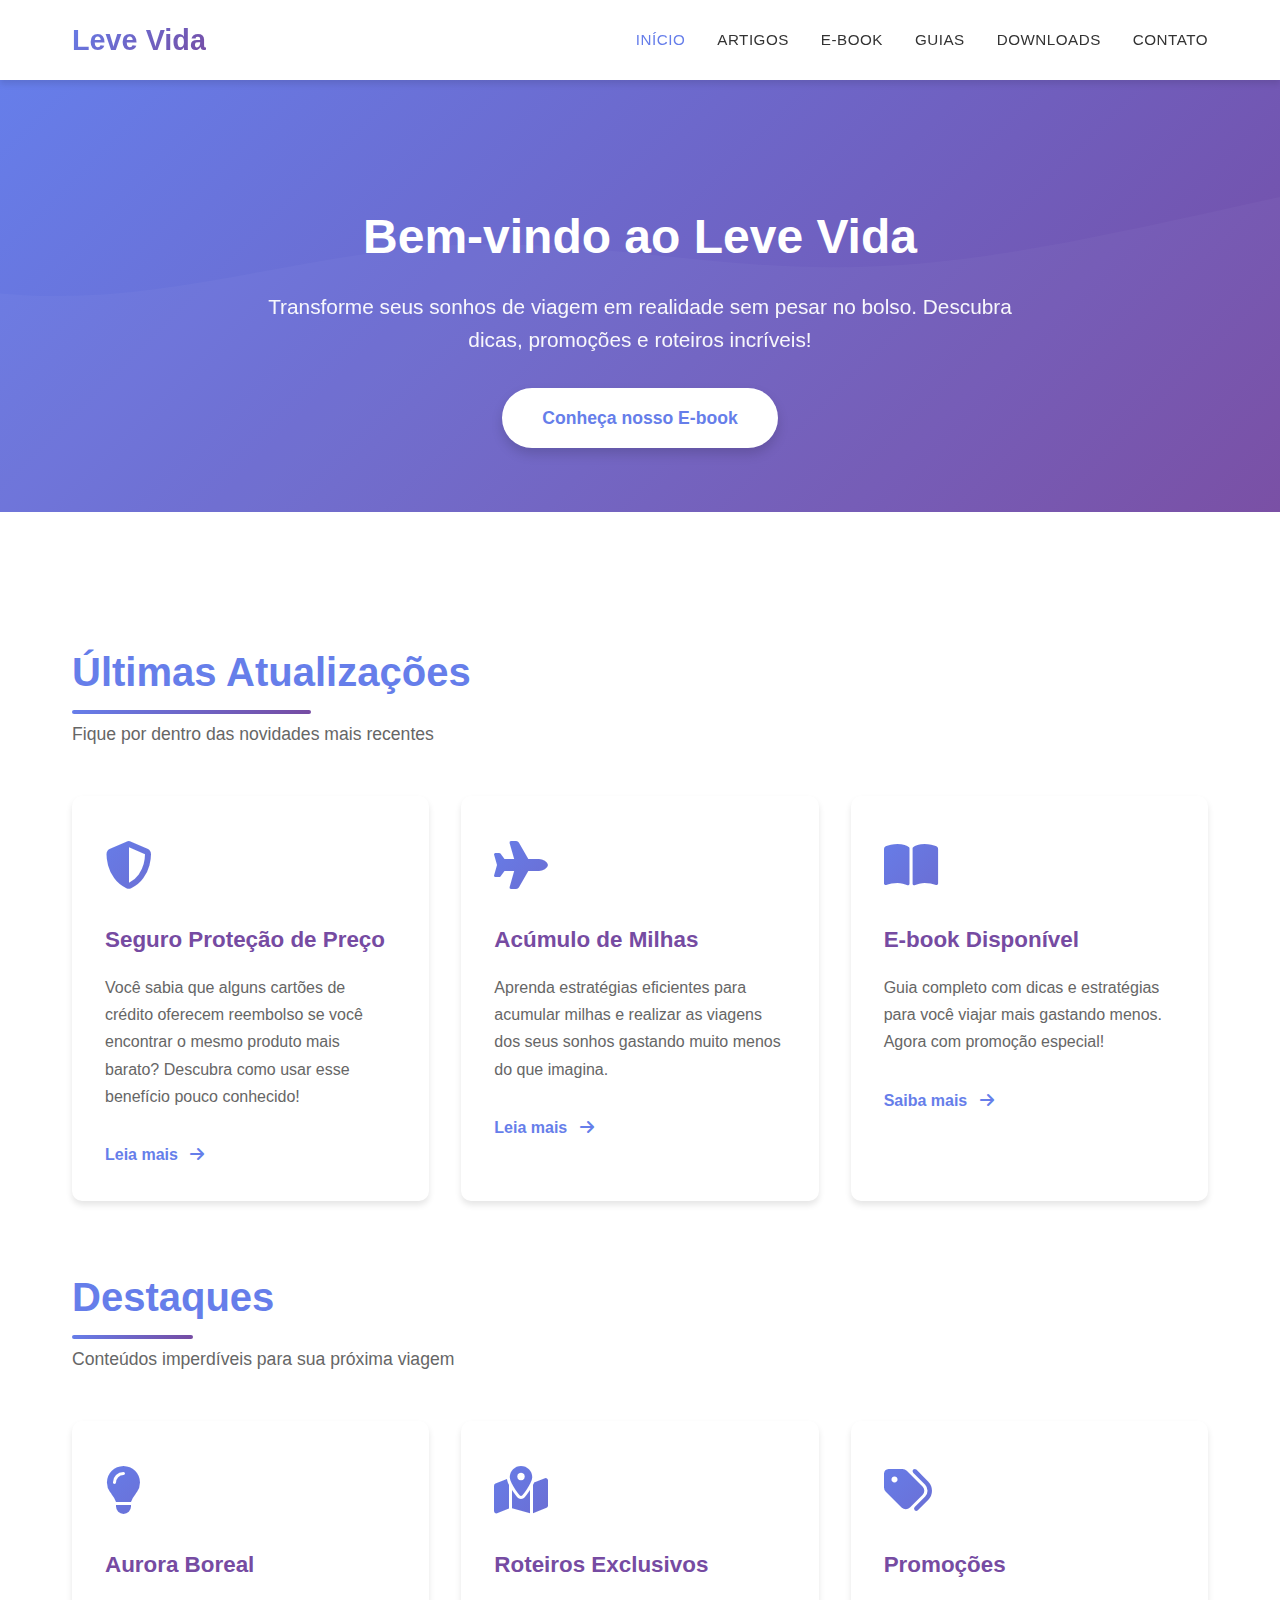
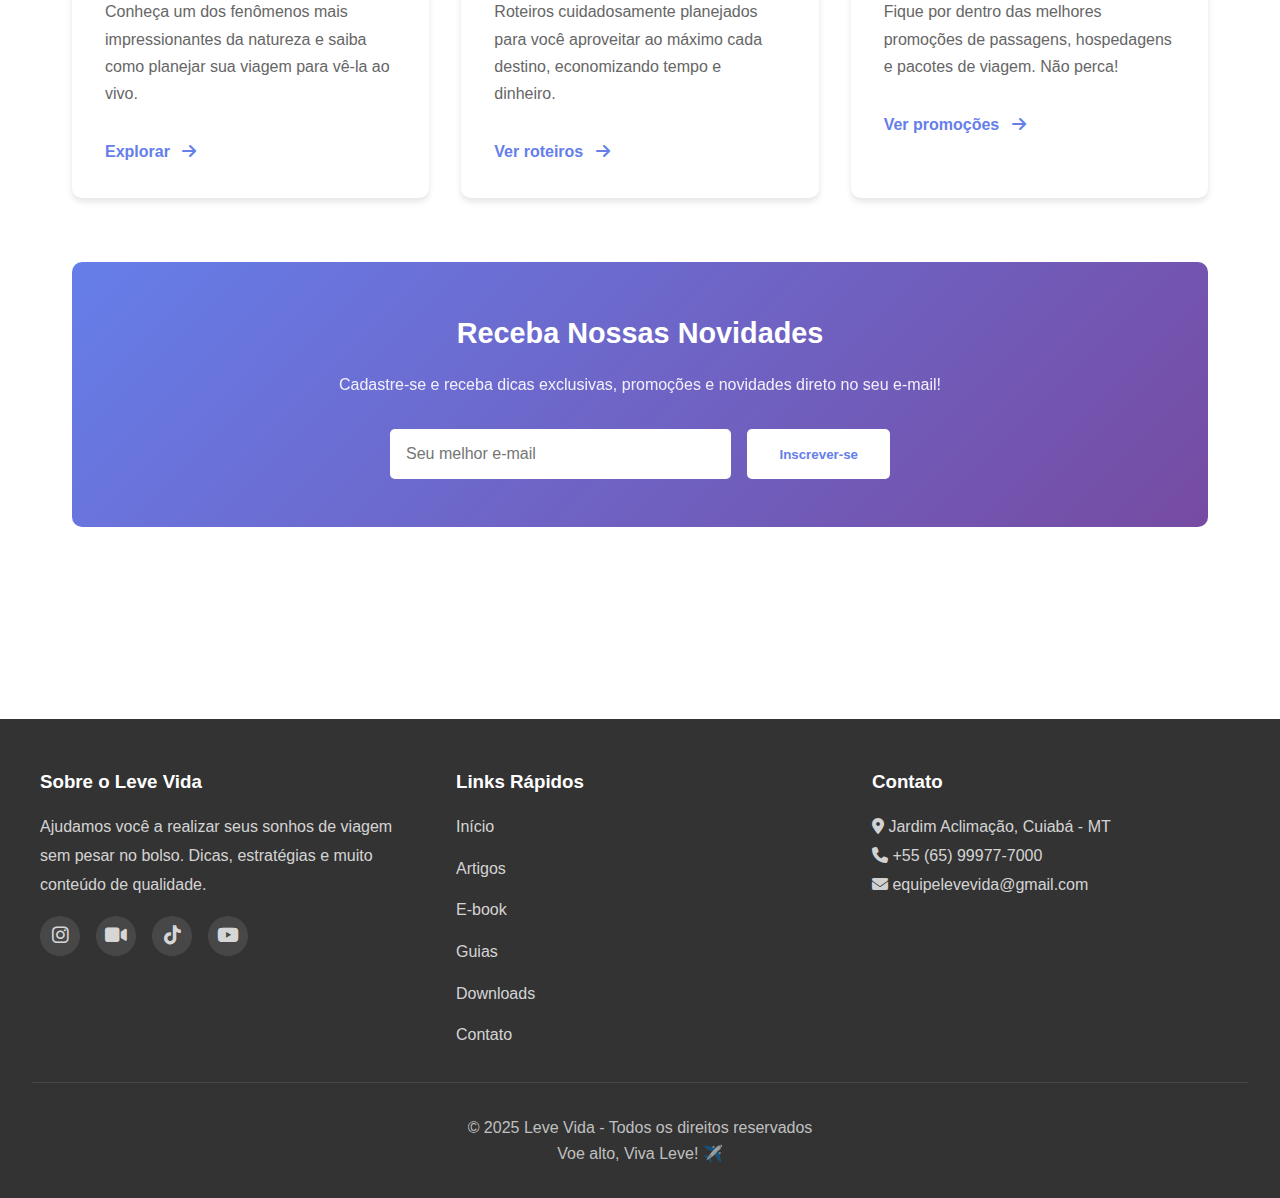
<file: levevida-site/index.html>
<!DOCTYPE html>
<html lang="pt-BR">
<head>
    <!-- ============================================
         META TAGS E CONFIGURAÇÕES BÁSICAS
         ============================================ -->
    <meta charset="UTF-8">
    <meta name="viewport" content="width=device-width, initial-scale=1.0">
    <meta http-equiv="X-UA-Compatible" content="IE=edge">
    
    <!-- SEO Meta Tags -->
    <meta name="description" content="Leve Vida - Transforme seus sonhos de viagem em realidade sem pesar no bolso. Descubra dicas, promoções e roteiros incríveis para viajar mais gastando menos.">
    <meta name="keywords" content="viagens, turismo, milhas, promoções, dicas de viagem, economia, roteiros, passagens aéreas">
    <meta name="author" content="Leve Vida">
    <meta name="robots" content="index, follow">
    
    <!-- Open Graph Meta Tags (Para redes sociais) -->
    <meta property="og:title" content="Leve Vida - Voe alto, Viva Leve!">
    <meta property="og:description" content="Transforme seus sonhos de viagem em realidade sem pesar no bolso.">
    <meta property="og:type" content="website">
    <meta property="og:url" content="https://levevida.blog.br">
    
    <title>Leve Vida - Voe alto, Viva Leve! | Viagens Acessíveis</title>
    
    <!-- Favicon (você pode substituir por seu próprio) -->
    <link rel="icon" type="image/x-icon" href="assets/images/favicon.ico">
    
    <!-- Font Awesome Icons -->
    <link rel="stylesheet" href="https://cdnjs.cloudflare.com/ajax/libs/font-awesome/6.4.0/css/all.min.css">
    
    <!-- CSS Principal -->
    <link rel="stylesheet" href="assets/css/style.css">
</head>
<body>
    <!-- ============================================
         HEADER E NAVEGAÇÃO
         ============================================ -->
    <header class="header">
        <div class="header-container">
            <!-- Logo -->
            <div class="logo">
                <a href="index.html" class="logo-text">Leve Vida</a>
            </div>
            
            <!-- Menu de Navegação -->
            <nav>
                <ul class="nav-menu">
                    <li><a href="index.html" class="nav-link active">INÍCIO</a></li>
                    <li><a href="artigos.html" class="nav-link">ARTIGOS</a></li>
                    <li><a href="e-book.html" class="nav-link">E-BOOK</a></li>
                    <li><a href="guias.html" class="nav-link">GUIAS</a></li>
                    <li><a href="downloads.html" class="nav-link">DOWNLOADS</a></li>
                    <li><a href="contato.html" class="nav-link">CONTATO</a></li>
                </ul>
            </nav>
            
            <!-- Botão Hamburger (Mobile) -->
            <div class="hamburger">
                <span></span>
                <span></span>
                <span></span>
            </div>
        </div>
    </header>
    
    <!-- ============================================
         HERO SECTION
         ============================================ -->
    <section class="hero">
        <div class="hero-content">
            <h1>Bem-vindo ao Leve Vida</h1>
            <p>Transforme seus sonhos de viagem em realidade sem pesar no bolso. Descubra dicas, promoções e roteiros incríveis!</p>
            <a href="e-book.html" class="hero-cta">Conheça nosso E-book</a>
        </div>
    </section>
    
    <!-- ============================================
         CONTAINER PRINCIPAL
         ============================================ -->
    <div class="container">
        
        <!-- ============================================
             ÚLTIMAS ATUALIZAÇÕES
             ============================================ -->
        <section id="ultimas-atualizacoes">
            <h2 class="section-title">Últimas Atualizações</h2>
            <p class="section-subtitle">Fique por dentro das novidades mais recentes</p>
            
            <div class="cards-grid">
                <!-- Card 1 -->
                <article class="card">
                    <div class="card-icon">
                        <i class="fas fa-shield-alt"></i>
                    </div>
                    <h3 class="card-title">Seguro Proteção de Preço</h3>
                    <p class="card-description">
                        Você sabia que alguns cartões de crédito oferecem reembolso se você encontrar o mesmo produto mais barato? 
                        Descubra como usar esse benefício pouco conhecido!
                    </p>
                    <a href="artigos.html" class="card-link">
                        Leia mais <i class="fas fa-arrow-right"></i>
                    </a>
                </article>
                
                <!-- Card 2 -->
                <article class="card">
                    <div class="card-icon">
                        <i class="fas fa-plane"></i>
                    </div>
                    <h3 class="card-title">Acúmulo de Milhas</h3>
                    <p class="card-description">
                        Aprenda estratégias eficientes para acumular milhas e realizar as viagens dos seus sonhos 
                        gastando muito menos do que imagina.
                    </p>
                    <a href="artigos.html" class="card-link">
                        Leia mais <i class="fas fa-arrow-right"></i>
                    </a>
                </article>
                
                <!-- Card 3 -->
                <article class="card">
                    <div class="card-icon">
                        <i class="fas fa-book-open"></i>
                    </div>
                    <h3 class="card-title">E-book Disponível</h3>
                    <p class="card-description">
                        Guia completo com dicas e estratégias para você viajar mais gastando menos. 
                        Agora com promoção especial!
                    </p>
                    <a href="e-book.html" class="card-link">
                        Saiba mais <i class="fas fa-arrow-right"></i>
                    </a>
                </article>
            </div>
        </section>
        
        <!-- ============================================
             DESTAQUES
             ============================================ -->
        <section id="destaques" class="mt-3">
            <h2 class="section-title">Destaques</h2>
            <p class="section-subtitle">Conteúdos imperdíveis para sua próxima viagem</p>
            
            <div class="cards-grid">
                <!-- Card 1 -->
                <article class="card">
                    <div class="card-icon">
                        <i class="fas fa-lightbulb"></i>
                    </div>
                    <h3 class="card-title">Aurora Boreal</h3>
                    <p class="card-description">
                        Conheça um dos fenômenos mais impressionantes da natureza e saiba como planejar 
                        sua viagem para vê-la ao vivo.
                    </p>
                    <a href="artigos.html" class="card-link">
                        Explorar <i class="fas fa-arrow-right"></i>
                    </a>
                </article>
                
                <!-- Card 2 -->
                <article class="card">
                    <div class="card-icon">
                        <i class="fas fa-map-marked-alt"></i>
                    </div>
                    <h3 class="card-title">Roteiros Exclusivos</h3>
                    <p class="card-description">
                        Roteiros cuidadosamente planejados para você aproveitar ao máximo cada destino, 
                        economizando tempo e dinheiro.
                    </p>
                    <a href="guias.html" class="card-link">
                        Ver roteiros <i class="fas fa-arrow-right"></i>
                    </a>
                </article>
                
                <!-- Card 3 -->
                <article class="card">
                    <div class="card-icon">
                        <i class="fas fa-tags"></i>
                    </div>
                    <h3 class="card-title">Promoções</h3>
                    <p class="card-description">
                        Fique por dentro das melhores promoções de passagens, hospedagens e pacotes de viagem. 
                        Não perca!
                    </p>
                    <a href="artigos.html" class="card-link">
                        Ver promoções <i class="fas fa-arrow-right"></i>
                    </a>
                </article>
            </div>
        </section>
        
        <!-- ============================================
             NEWSLETTER
             ============================================ -->
        <section id="newsletter" class="mt-3">
            <div class="newsletter">
                <h3>Receba Nossas Novidades</h3>
                <p>Cadastre-se e receba dicas exclusivas, promoções e novidades direto no seu e-mail!</p>
                <form id="newsletter-form" class="newsletter-form">
                    <input 
                        type="email" 
                        id="newsletter-email" 
                        class="newsletter-input" 
                        placeholder="Seu melhor e-mail"
                        required
                    >
                    <button type="submit" class="newsletter-btn">Inscrever-se</button>
                </form>
            </div>
        </section>
        
    </div>
    
    <!-- ============================================
         FOOTER
         ============================================ -->
    <footer class="footer">
        <div class="footer-container">
            <!-- Sobre -->
            <div class="footer-section">
                <h3>Sobre o Leve Vida</h3>
                <p>
                    Ajudamos você a realizar seus sonhos de viagem sem pesar no bolso. 
                    Dicas, estratégias e muito conteúdo de qualidade.
                </p>
                <div class="social-media">
                    <a href="#" class="social-link" title="Instagram" aria-label="Instagram">
                        <i class="fab fa-instagram"></i>
                    </a>
                    <a href="#" class="social-link" title="Kwai" aria-label="Kwai">
                        <i class="fas fa-video"></i>
                    </a>
                    <a href="#" class="social-link" title="TikTok" aria-label="TikTok">
                        <i class="fab fa-tiktok"></i>
                    </a>
                    <a href="#" class="social-link" title="YouTube" aria-label="YouTube">
                        <i class="fab fa-youtube"></i>
                    </a>
                </div>
            </div>
            
            <!-- Links Rápidos -->
            <div class="footer-section">
                <h3>Links Rápidos</h3>
                <div class="footer-links">
                    <a href="index.html">Início</a>
                    <a href="artigos.html">Artigos</a>
                    <a href="e-book.html">E-book</a>
                    <a href="guias.html">Guias</a>
                    <a href="downloads.html">Downloads</a>
                    <a href="contato.html">Contato</a>
                </div>
            </div>
            
            <!-- Contato -->
            <div class="footer-section">
                <h3>Contato</h3>
                <p><i class="fas fa-map-marker-alt"></i> Jardim Aclimação, Cuiabá - MT</p>
                <p><i class="fas fa-phone"></i> +55 (65) 99977-7000</p>
                <p><i class="fas fa-envelope"></i> equipelevevida@gmail.com</p>
            </div>
        </div>
        
        <!-- Copyright -->
        <div class="footer-bottom">
            <p>&copy; 2025 Leve Vida - Todos os direitos reservados</p>
            <p>Voe alto, Viva Leve! ✈️</p>
        </div>
    </footer>
    
    <!-- ============================================
         JAVASCRIPT
         ============================================ -->
    <script src="assets/js/script.js"></script>
</body>
</html>
</file>
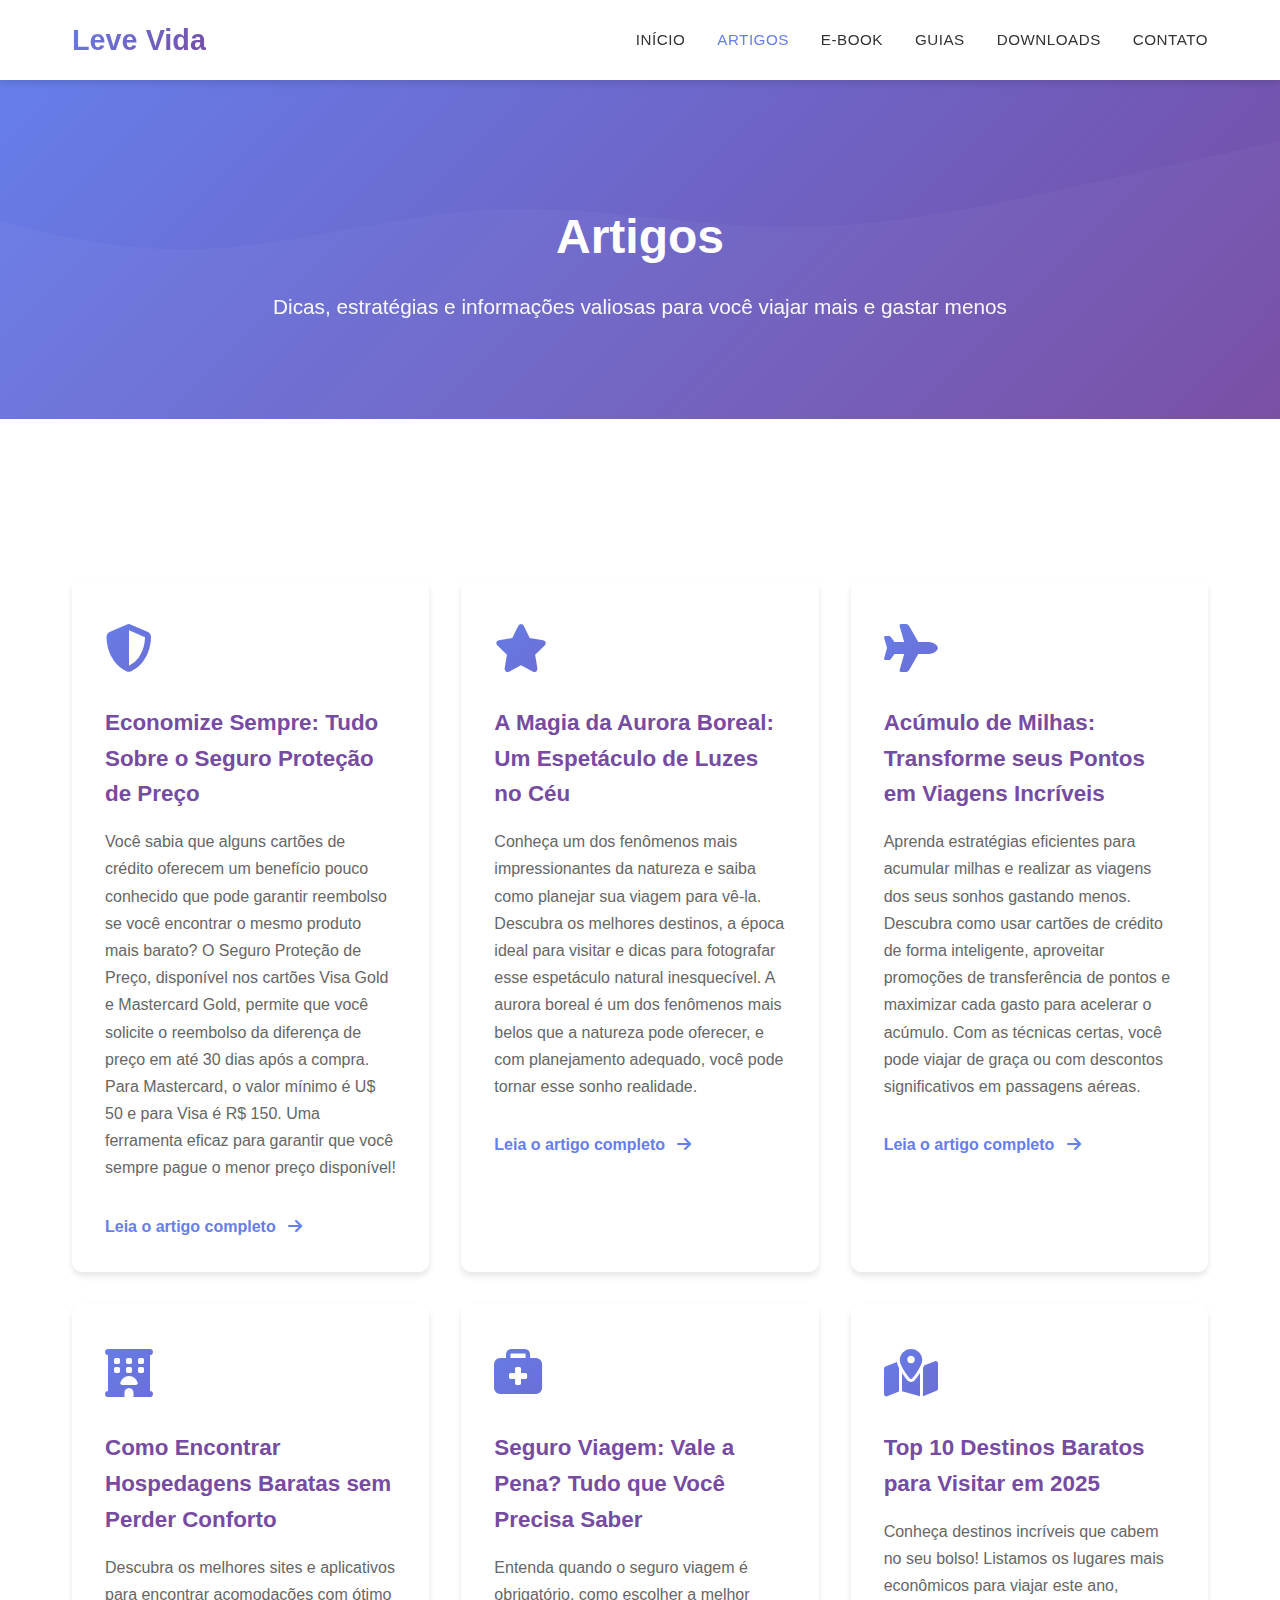
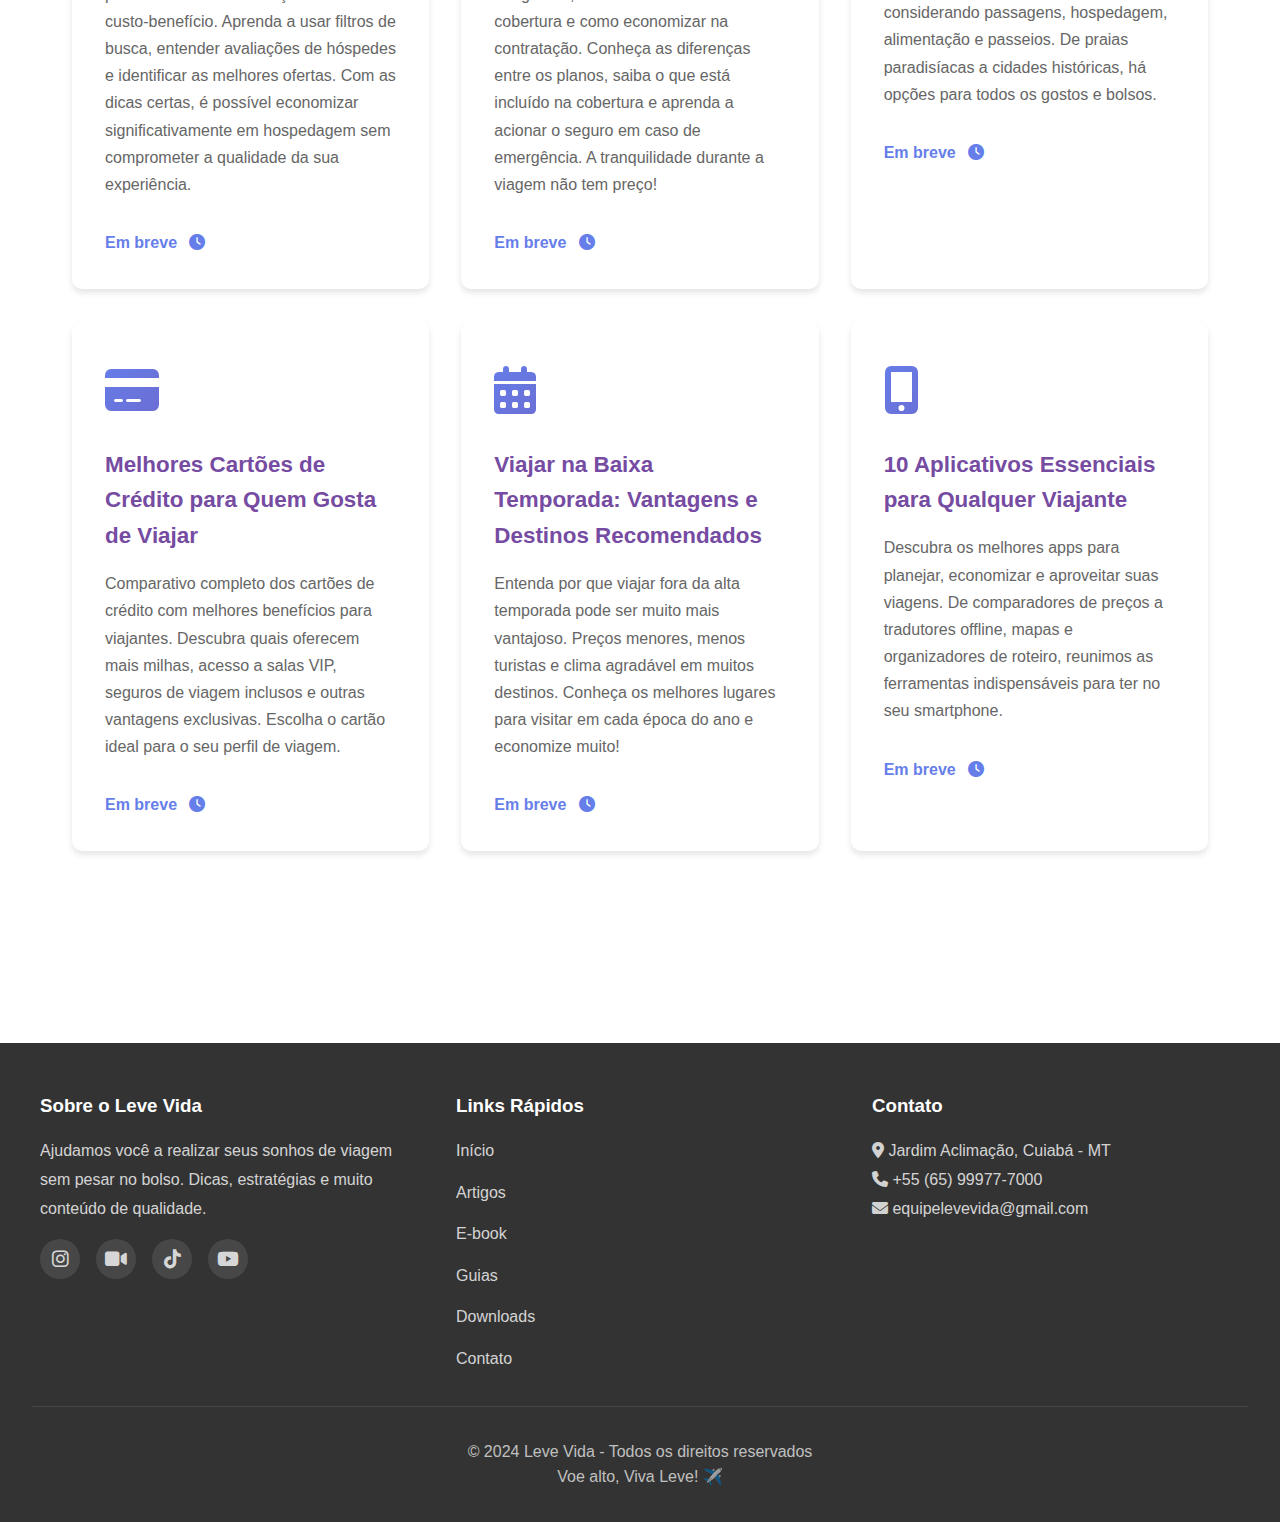
<file: levevida-site/artigos.html>
<!DOCTYPE html>
<html lang="pt-BR">
<head>
    <!-- ============================================
         META TAGS E CONFIGURAÇÕES BÁSICAS
         ============================================ -->
    <meta charset="UTF-8">
    <meta name="viewport" content="width=device-width, initial-scale=1.0">
    <meta http-equiv="X-UA-Compatible" content="IE=edge">
    
    <!-- SEO Meta Tags -->
    <meta name="description" content="Artigos sobre viagens, dicas de economia, milhas aéreas e muito mais. Leve Vida - seu guia completo para viajar mais gastando menos.">
    <meta name="keywords" content="artigos de viagem, dicas de viagem, economia em viagens, milhas, turismo">
    <meta name="author" content="Leve Vida">
    
    <title>Artigos - Leve Vida | Dicas e Estratégias de Viagem</title>
    
    <!-- Favicon -->
    <link rel="icon" type="image/x-icon" href="assets/images/favicon.ico">
    
    <!-- Font Awesome Icons -->
    <link rel="stylesheet" href="https://cdnjs.cloudflare.com/ajax/libs/font-awesome/6.4.0/css/all.min.css">
    
    <!-- CSS Principal -->
    <link rel="stylesheet" href="assets/css/style.css">
</head>
<body>
    <!-- ============================================
         HEADER E NAVEGAÇÃO
         ============================================ -->
    <header class="header">
        <div class="header-container">
            <!-- Logo -->
            <div class="logo">
                <a href="index.html" class="logo-text">Leve Vida</a>
            </div>
            
            <!-- Menu de Navegação -->
            <nav>
                <ul class="nav-menu">
                    <li><a href="index.html" class="nav-link">INÍCIO</a></li>
                    <li><a href="artigos.html" class="nav-link active">ARTIGOS</a></li>
                    <li><a href="e-book.html" class="nav-link">E-BOOK</a></li>
                    <li><a href="guias.html" class="nav-link">GUIAS</a></li>
                    <li><a href="downloads.html" class="nav-link">DOWNLOADS</a></li>
                    <li><a href="contato.html" class="nav-link">CONTATO</a></li>
                </ul>
            </nav>
            
            <!-- Botão Hamburger (Mobile) -->
            <div class="hamburger">
                <span></span>
                <span></span>
                <span></span>
            </div>
        </div>
    </header>
    
    <!-- ============================================
         HERO SECTION
         ============================================ -->
    <section class="hero">
        <div class="hero-content">
            <h1>Artigos</h1>
            <p>Dicas, estratégias e informações valiosas para você viajar mais e gastar menos</p>
        </div>
    </section>
    
    <!-- ============================================
         CONTAINER PRINCIPAL
         ============================================ -->
    <div class="container">
        
        <!-- ============================================
             FILTROS (Opcional - pode ser ativado futuramente)
             ============================================ -->
        <!-- 
        <section id="filtros">
            <div class="filters">
                <button class="filter-btn active" data-filter="all">Todos</button>
                <button class="filter-btn" data-filter="economia">Economia</button>
                <button class="filter-btn" data-filter="milhas">Milhas</button>
                <button class="filter-btn" data-filter="destinos">Destinos</button>
                <button class="filter-btn" data-filter="dicas">Dicas</button>
            </div>
        </section>
        -->
        
        <!-- ============================================
             LISTA DE ARTIGOS
             ============================================ -->
        <section id="artigos-lista">
            <div class="cards-grid">
                
                <!-- Artigo 1 - Seguro Proteção de Preço -->
                <article class="card" data-category="economia">
                    <div class="card-icon">
                        <i class="fas fa-shield-alt"></i>
                    </div>
                    <h3 class="card-title">Economize Sempre: Tudo Sobre o Seguro Proteção de Preço</h3>
                    <p class="card-description">
                        Você sabia que alguns cartões de crédito oferecem um benefício pouco conhecido que pode 
                        garantir reembolso se você encontrar o mesmo produto mais barato? O Seguro Proteção de 
                        Preço, disponível nos cartões Visa Gold e Mastercard Gold, permite que você solicite o 
                        reembolso da diferença de preço em até 30 dias após a compra. Para Mastercard, o valor 
                        mínimo é U$ 50 e para Visa é R$ 150. Uma ferramenta eficaz para garantir que você sempre 
                        pague o menor preço disponível!
                    </p>
                    <a href="#" class="card-link">
                        Leia o artigo completo <i class="fas fa-arrow-right"></i>
                    </a>
                </article>
                
                <!-- Artigo 2 - Aurora Boreal -->
                <article class="card" data-category="destinos">
                    <div class="card-icon">
                        <i class="fas fa-star"></i>
                    </div>
                    <h3 class="card-title">A Magia da Aurora Boreal: Um Espetáculo de Luzes no Céu</h3>
                    <p class="card-description">
                        Conheça um dos fenômenos mais impressionantes da natureza e saiba como planejar sua viagem 
                        para vê-la. Descubra os melhores destinos, a época ideal para visitar e dicas para 
                        fotografar esse espetáculo natural inesquecível. A aurora boreal é um dos fenômenos mais 
                        belos que a natureza pode oferecer, e com planejamento adequado, você pode tornar esse 
                        sonho realidade.
                    </p>
                    <a href="#" class="card-link">
                        Leia o artigo completo <i class="fas fa-arrow-right"></i>
                    </a>
                </article>
                
                <!-- Artigo 3 - Acúmulo de Milhas -->
                <article class="card" data-category="milhas">
                    <div class="card-icon">
                        <i class="fas fa-plane"></i>
                    </div>
                    <h3 class="card-title">Acúmulo de Milhas: Transforme seus Pontos em Viagens Incríveis</h3>
                    <p class="card-description">
                        Aprenda estratégias eficientes para acumular milhas e realizar as viagens dos seus sonhos 
                        gastando menos. Descubra como usar cartões de crédito de forma inteligente, aproveitar 
                        promoções de transferência de pontos e maximizar cada gasto para acelerar o acúmulo. 
                        Com as técnicas certas, você pode viajar de graça ou com descontos significativos em 
                        passagens aéreas.
                    </p>
                    <a href="#" class="card-link">
                        Leia o artigo completo <i class="fas fa-arrow-right"></i>
                    </a>
                </article>
                
                <!-- Artigo 4 - Dicas de Hospedagem -->
                <article class="card" data-category="dicas">
                    <div class="card-icon">
                        <i class="fas fa-hotel"></i>
                    </div>
                    <h3 class="card-title">Como Encontrar Hospedagens Baratas sem Perder Conforto</h3>
                    <p class="card-description">
                        Descubra os melhores sites e aplicativos para encontrar acomodações com ótimo custo-benefício. 
                        Aprenda a usar filtros de busca, entender avaliações de hóspedes e identificar as melhores 
                        ofertas. Com as dicas certas, é possível economizar significativamente em hospedagem sem 
                        comprometer a qualidade da sua experiência.
                    </p>
                    <a href="#" class="card-link">
                        Em breve <i class="fas fa-clock"></i>
                    </a>
                </article>
                
                <!-- Artigo 5 - Seguro Viagem -->
                <article class="card" data-category="dicas">
                    <div class="card-icon">
                        <i class="fas fa-briefcase-medical"></i>
                    </div>
                    <h3 class="card-title">Seguro Viagem: Vale a Pena? Tudo que Você Precisa Saber</h3>
                    <p class="card-description">
                        Entenda quando o seguro viagem é obrigatório, como escolher a melhor cobertura e como 
                        economizar na contratação. Conheça as diferenças entre os planos, saiba o que está 
                        incluído na cobertura e aprenda a acionar o seguro em caso de emergência. A tranquilidade 
                        durante a viagem não tem preço!
                    </p>
                    <a href="#" class="card-link">
                        Em breve <i class="fas fa-clock"></i>
                    </a>
                </article>
                
                <!-- Artigo 6 - Melhores Destinos -->
                <article class="card" data-category="destinos">
                    <div class="card-icon">
                        <i class="fas fa-map-marked-alt"></i>
                    </div>
                    <h3 class="card-title">Top 10 Destinos Baratos para Visitar em 2025</h3>
                    <p class="card-description">
                        Conheça destinos incríveis que cabem no seu bolso! Listamos os lugares mais econômicos 
                        para viajar este ano, considerando passagens, hospedagem, alimentação e passeios. 
                        De praias paradisíacas a cidades históricas, há opções para todos os gostos e bolsos.
                    </p>
                    <a href="#" class="card-link">
                        Em breve <i class="fas fa-clock"></i>
                    </a>
                </article>
                
                <!-- Artigo 7 - Cartões de Crédito -->
                <article class="card" data-category="economia">
                    <div class="card-icon">
                        <i class="fas fa-credit-card"></i>
                    </div>
                    <h3 class="card-title">Melhores Cartões de Crédito para Quem Gosta de Viajar</h3>
                    <p class="card-description">
                        Comparativo completo dos cartões de crédito com melhores benefícios para viajantes. 
                        Descubra quais oferecem mais milhas, acesso a salas VIP, seguros de viagem inclusos 
                        e outras vantagens exclusivas. Escolha o cartão ideal para o seu perfil de viagem.
                    </p>
                    <a href="#" class="card-link">
                        Em breve <i class="fas fa-clock"></i>
                    </a>
                </article>
                
                <!-- Artigo 8 - Baixa Temporada -->
                <article class="card" data-category="dicas">
                    <div class="card-icon">
                        <i class="fas fa-calendar-alt"></i>
                    </div>
                    <h3 class="card-title">Viajar na Baixa Temporada: Vantagens e Destinos Recomendados</h3>
                    <p class="card-description">
                        Entenda por que viajar fora da alta temporada pode ser muito mais vantajoso. 
                        Preços menores, menos turistas e clima agradável em muitos destinos. Conheça os 
                        melhores lugares para visitar em cada época do ano e economize muito!
                    </p>
                    <a href="#" class="card-link">
                        Em breve <i class="fas fa-clock"></i>
                    </a>
                </article>
                
                <!-- Artigo 9 - Apps de Viagem -->
                <article class="card" data-category="dicas">
                    <div class="card-icon">
                        <i class="fas fa-mobile-alt"></i>
                    </div>
                    <h3 class="card-title">10 Aplicativos Essenciais para Qualquer Viajante</h3>
                    <p class="card-description">
                        Descubra os melhores apps para planejar, economizar e aproveitar suas viagens. 
                        De comparadores de preços a tradutores offline, mapas e organizadores de roteiro, 
                        reunimos as ferramentas indispensáveis para ter no seu smartphone.
                    </p>
                    <a href="#" class="card-link">
                        Em breve <i class="fas fa-clock"></i>
                    </a>
                </article>
                
            </div>
        </section>
        
        <!-- ============================================
             PAGINAÇÃO (Opcional - para implementação futura)
             ============================================ -->
        <!--
        <nav class="pagination">
            <a href="#" class="pagination-link active">1</a>
            <a href="#" class="pagination-link">2</a>
            <a href="#" class="pagination-link">3</a>
            <a href="#" class="pagination-link">→</a>
        </nav>
        -->
        
    </div>
    
    <!-- ============================================
         FOOTER
         ============================================ -->
    <footer class="footer">
        <div class="footer-container">
            <!-- Sobre -->
            <div class="footer-section">
                <h3>Sobre o Leve Vida</h3>
                <p>
                    Ajudamos você a realizar seus sonhos de viagem sem pesar no bolso. 
                    Dicas, estratégias e muito conteúdo de qualidade.
                </p>
                <div class="social-media">
                    <a href="#" class="social-link" title="Instagram" aria-label="Instagram">
                        <i class="fab fa-instagram"></i>
                    </a>
                    <a href="#" class="social-link" title="Kwai" aria-label="Kwai">
                        <i class="fas fa-video"></i>
                    </a>
                    <a href="#" class="social-link" title="TikTok" aria-label="TikTok">
                        <i class="fab fa-tiktok"></i>
                    </a>
                    <a href="#" class="social-link" title="YouTube" aria-label="YouTube">
                        <i class="fab fa-youtube"></i>
                    </a>
                </div>
            </div>
            
            <!-- Links Rápidos -->
            <div class="footer-section">
                <h3>Links Rápidos</h3>
                <div class="footer-links">
                    <a href="index.html">Início</a>
                    <a href="artigos.html">Artigos</a>
                    <a href="e-book.html">E-book</a>
                    <a href="guias.html">Guias</a>
                    <a href="downloads.html">Downloads</a>
                    <a href="contato.html">Contato</a>
                </div>
            </div>
            
            <!-- Contato -->
            <div class="footer-section">
                <h3>Contato</h3>
                <p><i class="fas fa-map-marker-alt"></i> Jardim Aclimação, Cuiabá - MT</p>
                <p><i class="fas fa-phone"></i> +55 (65) 99977-7000</p>
                <p><i class="fas fa-envelope"></i> equipelevevida@gmail.com</p>
            </div>
        </div>
        
        <!-- Copyright -->
        <div class="footer-bottom">
            <p>&copy; 2024 Leve Vida - Todos os direitos reservados</p>
            <p>Voe alto, Viva Leve! ✈️</p>
        </div>
    </footer>
    
    <!-- ============================================
         JAVASCRIPT
         ============================================ -->
    <script src="assets/js/script.js"></script>
</body>
</html>
</file>
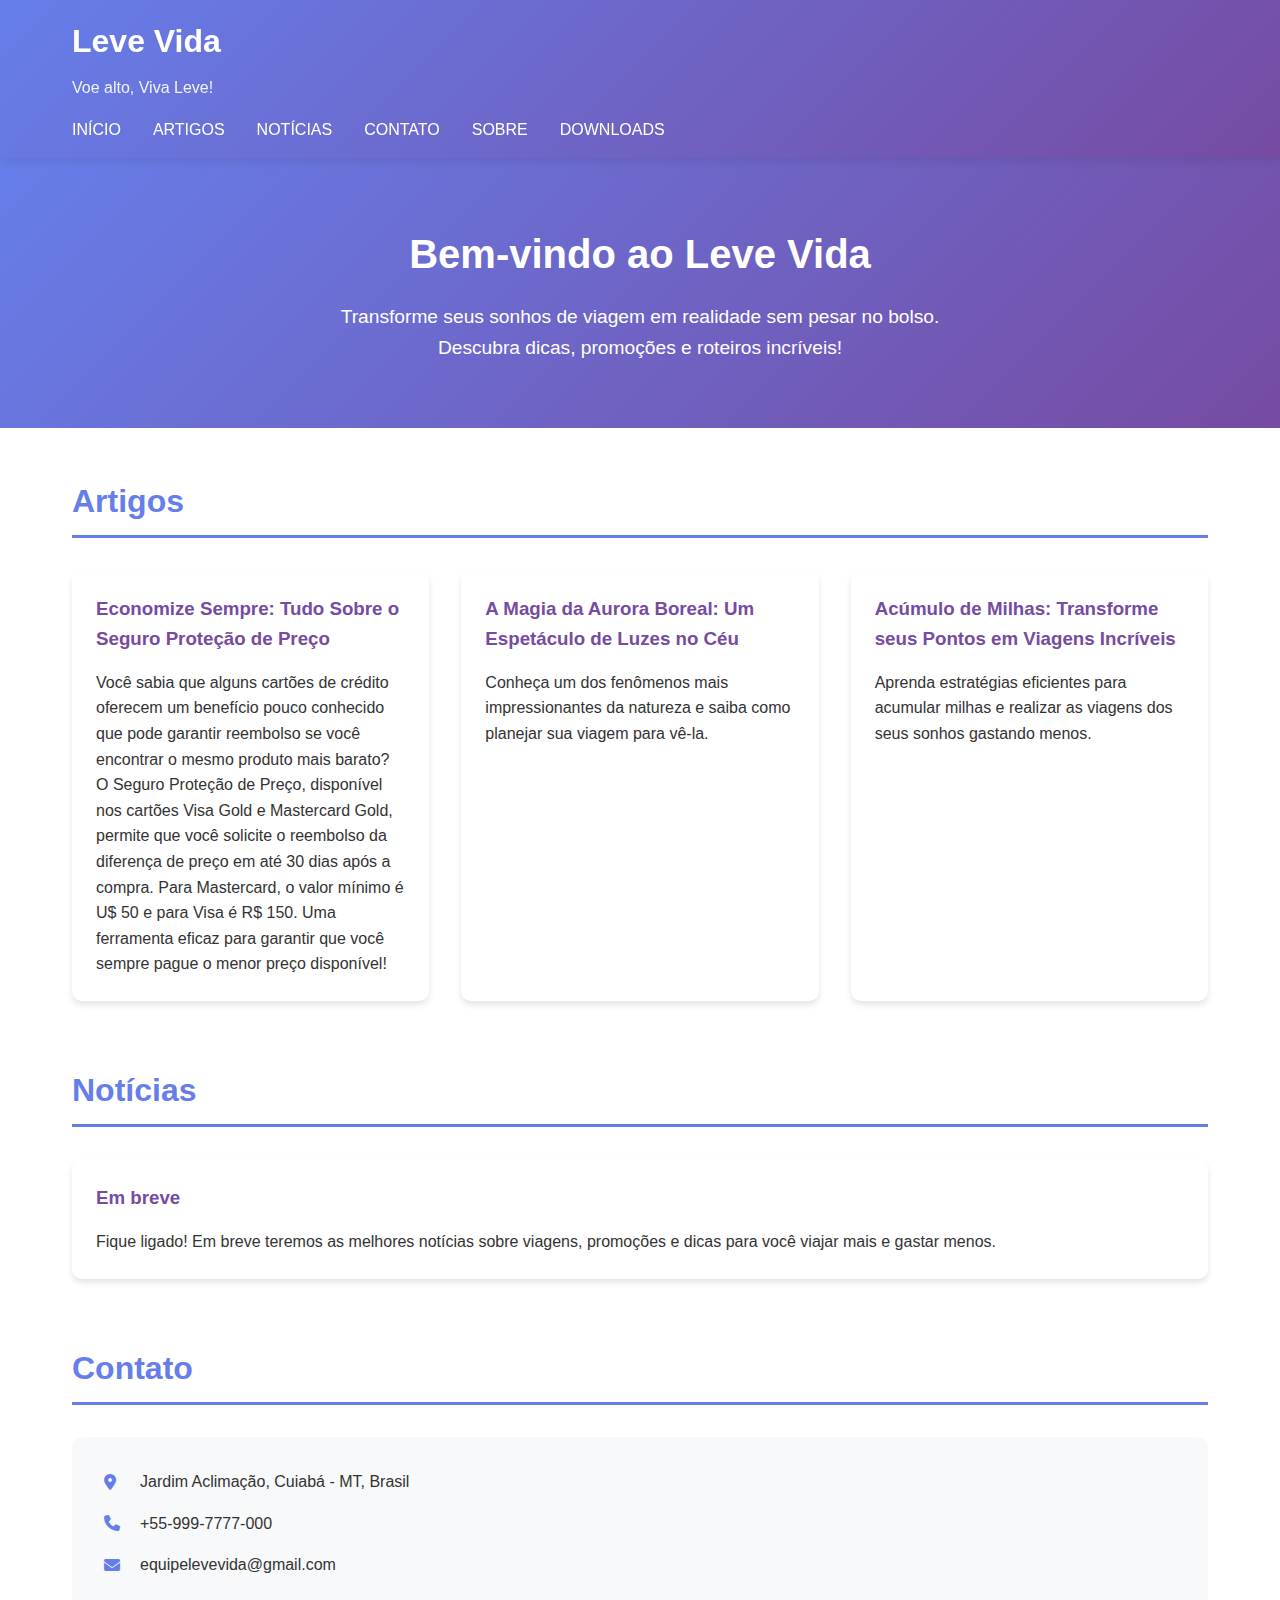
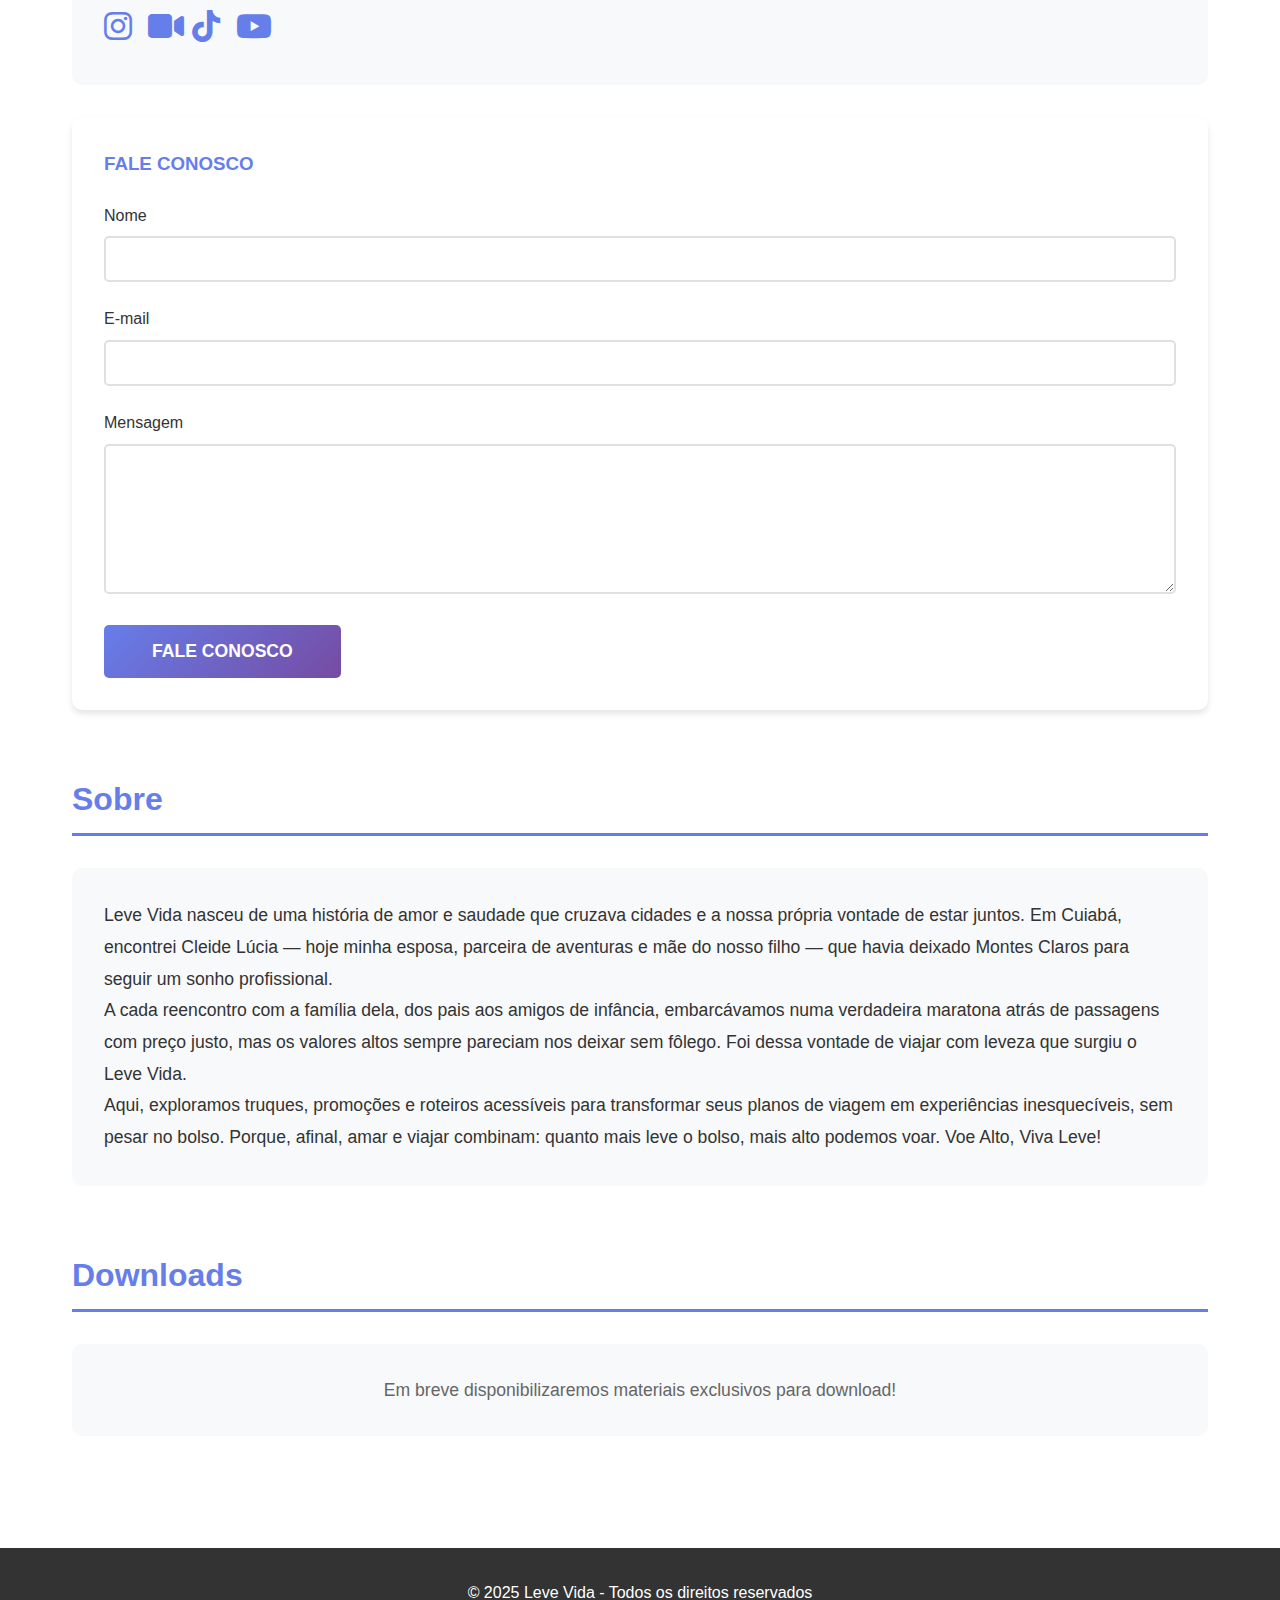
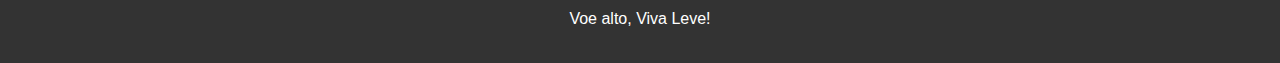
<file: levevida-site/blog_leve_vida__1_.html>
<!DOCTYPE html>
<html lang="pt-BR">
<head>
    <meta charset="UTF-8">
    <meta name="viewport" content="width=device-width, initial-scale=1.0">
    <title>Leve Vida - Voe alto, Viva Leve!</title>
    <link rel="stylesheet" href="https://cdnjs.cloudflare.com/ajax/libs/font-awesome/6.4.0/css/all.min.css">
    <style>
        * {
            margin: 0;
            padding: 0;
            box-sizing: border-box;
        }

        body {
            font-family: 'Segoe UI', Tahoma, Geneva, Verdana, sans-serif;
            line-height: 1.6;
            color: #333;
        }

        header {
            background: linear-gradient(135deg, #667eea 0%, #764ba2 100%);
            color: white;
            padding: 1rem 0;
            position: sticky;
            top: 0;
            z-index: 1000;
            box-shadow: 0 2px 10px rgba(0,0,0,0.1);
        }

        .header-content {
            max-width: 1200px;
            margin: 0 auto;
            padding: 0 2rem;
        }

        .logo {
            font-size: 2rem;
            font-weight: bold;
            margin-bottom: 0.5rem;
        }

        .slogan {
            font-size: 1rem;
            opacity: 0.9;
            margin-bottom: 1rem;
        }

        nav ul {
            list-style: none;
            display: flex;
            flex-wrap: wrap;
            gap: 2rem;
        }

        nav a {
            color: white;
            text-decoration: none;
            font-weight: 500;
            transition: opacity 0.3s;
        }

        nav a:hover {
            opacity: 0.8;
        }

        .hero {
            background: linear-gradient(135deg, #667eea 0%, #764ba2 100%);
            color: white;
            text-align: center;
            padding: 4rem 2rem;
        }

        .hero h1 {
            font-size: 2.5rem;
            margin-bottom: 1rem;
        }

        .hero p {
            font-size: 1.2rem;
            max-width: 600px;
            margin: 0 auto;
        }

        .container {
            max-width: 1200px;
            margin: 0 auto;
            padding: 3rem 2rem;
        }

        section {
            margin-bottom: 4rem;
        }

        h2 {
            color: #667eea;
            font-size: 2rem;
            margin-bottom: 2rem;
            border-bottom: 3px solid #667eea;
            padding-bottom: 0.5rem;
        }

        .articles-grid {
            display: grid;
            grid-template-columns: repeat(auto-fit, minmax(300px, 1fr));
            gap: 2rem;
        }

        .article-card {
            background: white;
            border-radius: 10px;
            padding: 1.5rem;
            box-shadow: 0 4px 6px rgba(0,0,0,0.1);
            transition: transform 0.3s, box-shadow 0.3s;
        }

        .article-card:hover {
            transform: translateY(-5px);
            box-shadow: 0 6px 12px rgba(0,0,0,0.15);
        }

        .article-card h3 {
            color: #764ba2;
            margin-bottom: 1rem;
        }

        .contact-info {
            background: #f8f9fa;
            padding: 2rem;
            border-radius: 10px;
            margin-bottom: 2rem;
        }

        .contact-info p {
            margin-bottom: 1rem;
            display: flex;
            align-items: center;
            gap: 1rem;
        }

        .contact-info i {
            color: #667eea;
            width: 20px;
        }

        .social-media {
            display: flex;
            gap: 1.5rem;
            margin-top: 1.5rem;
        }

        .social-media a {
            color: #667eea;
            font-size: 2rem;
            transition: color 0.3s;
        }

        .social-media a:hover {
            color: #764ba2;
        }

        .form-container {
            background: white;
            padding: 2rem;
            border-radius: 10px;
            box-shadow: 0 4px 6px rgba(0,0,0,0.1);
        }

        .form-group {
            margin-bottom: 1.5rem;
        }

        .form-group label {
            display: block;
            margin-bottom: 0.5rem;
            font-weight: 500;
            color: #333;
        }

        .form-group input,
        .form-group textarea {
            width: 100%;
            padding: 0.75rem;
            border: 2px solid #e0e0e0;
            border-radius: 5px;
            font-size: 1rem;
            transition: border-color 0.3s;
        }

        .form-group input:focus,
        .form-group textarea:focus {
            outline: none;
            border-color: #667eea;
        }

        .form-group textarea {
            min-height: 150px;
            resize: vertical;
        }

        .submit-btn {
            background: linear-gradient(135deg, #667eea 0%, #764ba2 100%);
            color: white;
            border: none;
            padding: 1rem 3rem;
            font-size: 1.1rem;
            font-weight: bold;
            border-radius: 5px;
            cursor: pointer;
            transition: transform 0.3s, box-shadow 0.3s;
        }

        .submit-btn:hover {
            transform: translateY(-2px);
            box-shadow: 0 4px 12px rgba(102, 126, 234, 0.4);
        }

        .about-content {
            background: #f8f9fa;
            padding: 2rem;
            border-radius: 10px;
            line-height: 1.8;
            font-size: 1.1rem;
        }

        footer {
            background: #333;
            color: white;
            text-align: center;
            padding: 2rem;
        }

        .downloads-section {
            text-align: center;
            padding: 2rem;
            background: #f8f9fa;
            border-radius: 10px;
        }

        .downloads-section p {
            font-size: 1.1rem;
            color: #666;
        }

        @media (max-width: 768px) {
            nav ul {
                flex-direction: column;
                gap: 1rem;
            }

            .hero h1 {
                font-size: 2rem;
            }

            .articles-grid {
                grid-template-columns: 1fr;
            }
        }
    </style>
</head>
<body>
    <header>
        <div class="header-content">
            <div class="logo">Leve Vida</div>
            <div class="slogan">Voe alto, Viva Leve!</div>
            <nav>
                <ul>
                    <li><a href="#inicio">INÍCIO</a></li>
                    <li><a href="#artigos">ARTIGOS</a></li>
                    <li><a href="#noticias">NOTÍCIAS</a></li>
                    <li><a href="#contato">CONTATO</a></li>
                    <li><a href="#sobre">SOBRE</a></li>
                    <li><a href="#downloads">DOWNLOADS</a></li>
                </ul>
            </nav>
        </div>
    </header>

    <div class="hero" id="inicio">
        <h1>Bem-vindo ao Leve Vida</h1>
        <p>Transforme seus sonhos de viagem em realidade sem pesar no bolso. Descubra dicas, promoções e roteiros incríveis!</p>
    </div>

    <div class="container">
        <section id="artigos">
            <h2>Artigos</h2>
            <div class="articles-grid">
                <div class="article-card">
                    <h3>Economize Sempre: Tudo Sobre o Seguro Proteção de Preço</h3>
                    <p>Você sabia que alguns cartões de crédito oferecem um benefício pouco conhecido que pode garantir reembolso se você encontrar o mesmo produto mais barato? O Seguro Proteção de Preço, disponível nos cartões Visa Gold e Mastercard Gold, permite que você solicite o reembolso da diferença de preço em até 30 dias após a compra. Para Mastercard, o valor mínimo é U$ 50 e para Visa é R$ 150. Uma ferramenta eficaz para garantir que você sempre pague o menor preço disponível!</p>
                </div>
                <div class="article-card">
                    <h3>A Magia da Aurora Boreal: Um Espetáculo de Luzes no Céu</h3>
                    <p>Conheça um dos fenômenos mais impressionantes da natureza e saiba como planejar sua viagem para vê-la.</p>
                </div>
                <div class="article-card">
                    <h3>Acúmulo de Milhas: Transforme seus Pontos em Viagens Incríveis</h3>
                    <p>Aprenda estratégias eficientes para acumular milhas e realizar as viagens dos seus sonhos gastando menos.</p>
                </div>
            </div>
        </section>

        <section id="noticias">
            <h2>Notícias</h2>
            <div class="articles-grid">
                <div class="article-card">
                    <h3>Em breve</h3>
                    <p>Fique ligado! Em breve teremos as melhores notícias sobre viagens, promoções e dicas para você viajar mais e gastar menos.</p>
                </div>
            </div>
        </section>

        <section id="contato">
            <h2>Contato</h2>
            <div class="contact-info">
                <p><i class="fas fa-map-marker-alt"></i> Jardim Aclimação, Cuiabá - MT, Brasil</p>
                <p><i class="fas fa-phone"></i> +55-999-7777-000</p>
                <p><i class="fas fa-envelope"></i> equipelevevida@gmail.com</p>
                
                <div class="social-media">
                    <a href="#" title="Instagram"><i class="fab fa-instagram"></i></a>
                    <a href="#" title="Kwai"><i class="fas fa-video"></i></a>
                    <a href="#" title="TikTok"><i class="fab fa-tiktok"></i></a>
                    <a href="#" title="YouTube"><i class="fab fa-youtube"></i></a>
                </div>
            </div>

            <div class="form-container">
                <h3 style="margin-bottom: 1.5rem; color: #667eea;">FALE CONOSCO</h3>
                <form>
                    <div class="form-group">
                        <label for="nome">Nome</label>
                        <input type="text" id="nome" name="nome" required>
                    </div>
                    <div class="form-group">
                        <label for="email">E-mail</label>
                        <input type="email" id="email" name="email" required>
                    </div>
                    <div class="form-group">
                        <label for="mensagem">Mensagem</label>
                        <textarea id="mensagem" name="mensagem" required></textarea>
                    </div>
                    <button type="submit" class="submit-btn">FALE CONOSCO</button>
                </form>
            </div>
        </section>

        <section id="sobre">
            <h2>Sobre</h2>
            <div class="about-content">
                <p>Leve Vida nasceu de uma história de amor e saudade que cruzava cidades e a nossa própria vontade de estar juntos. Em Cuiabá, encontrei Cleide Lúcia — hoje minha esposa, parceira de aventuras e mãe do nosso filho — que havia deixado Montes Claros para seguir um sonho profissional.</p>
                
                <p>A cada reencontro com a família dela, dos pais aos amigos de infância, embarcávamos numa verdadeira maratona atrás de passagens com preço justo, mas os valores altos sempre pareciam nos deixar sem fôlego. Foi dessa vontade de viajar com leveza que surgiu o Leve Vida.</p>
                
                <p>Aqui, exploramos truques, promoções e roteiros acessíveis para transformar seus planos de viagem em experiências inesquecíveis, sem pesar no bolso. Porque, afinal, amar e viajar combinam: quanto mais leve o bolso, mais alto podemos voar. Voe Alto, Viva Leve!</p>
            </div>
        </section>

        <section id="downloads">
            <h2>Downloads</h2>
            <div class="downloads-section">
                <p>Em breve disponibilizaremos materiais exclusivos para download!</p>
            </div>
        </section>
    </div>

    <footer>
        <p>&copy; 2025 Leve Vida - Todos os direitos reservados</p>
        <p>Voe alto, Viva Leve!</p>
    </footer>

    <script>
        document.querySelectorAll('a[href^="#"]').forEach(anchor => {
            anchor.addEventListener('click', function (e) {
                e.preventDefault();
                const target = document.querySelector(this.getAttribute('href'));
                if (target) {
                    target.scrollIntoView({
                        behavior: 'smooth',
                        block: 'start'
                    });
                }
            });
        });

        document.querySelector('form').addEventListener('submit', function(e) {
            e.preventDefault();
            alert('Obrigado pela sua mensagem! Entraremos em contato em breve.');
            this.reset();
        });
    </script>
</body>
</html>
</file>
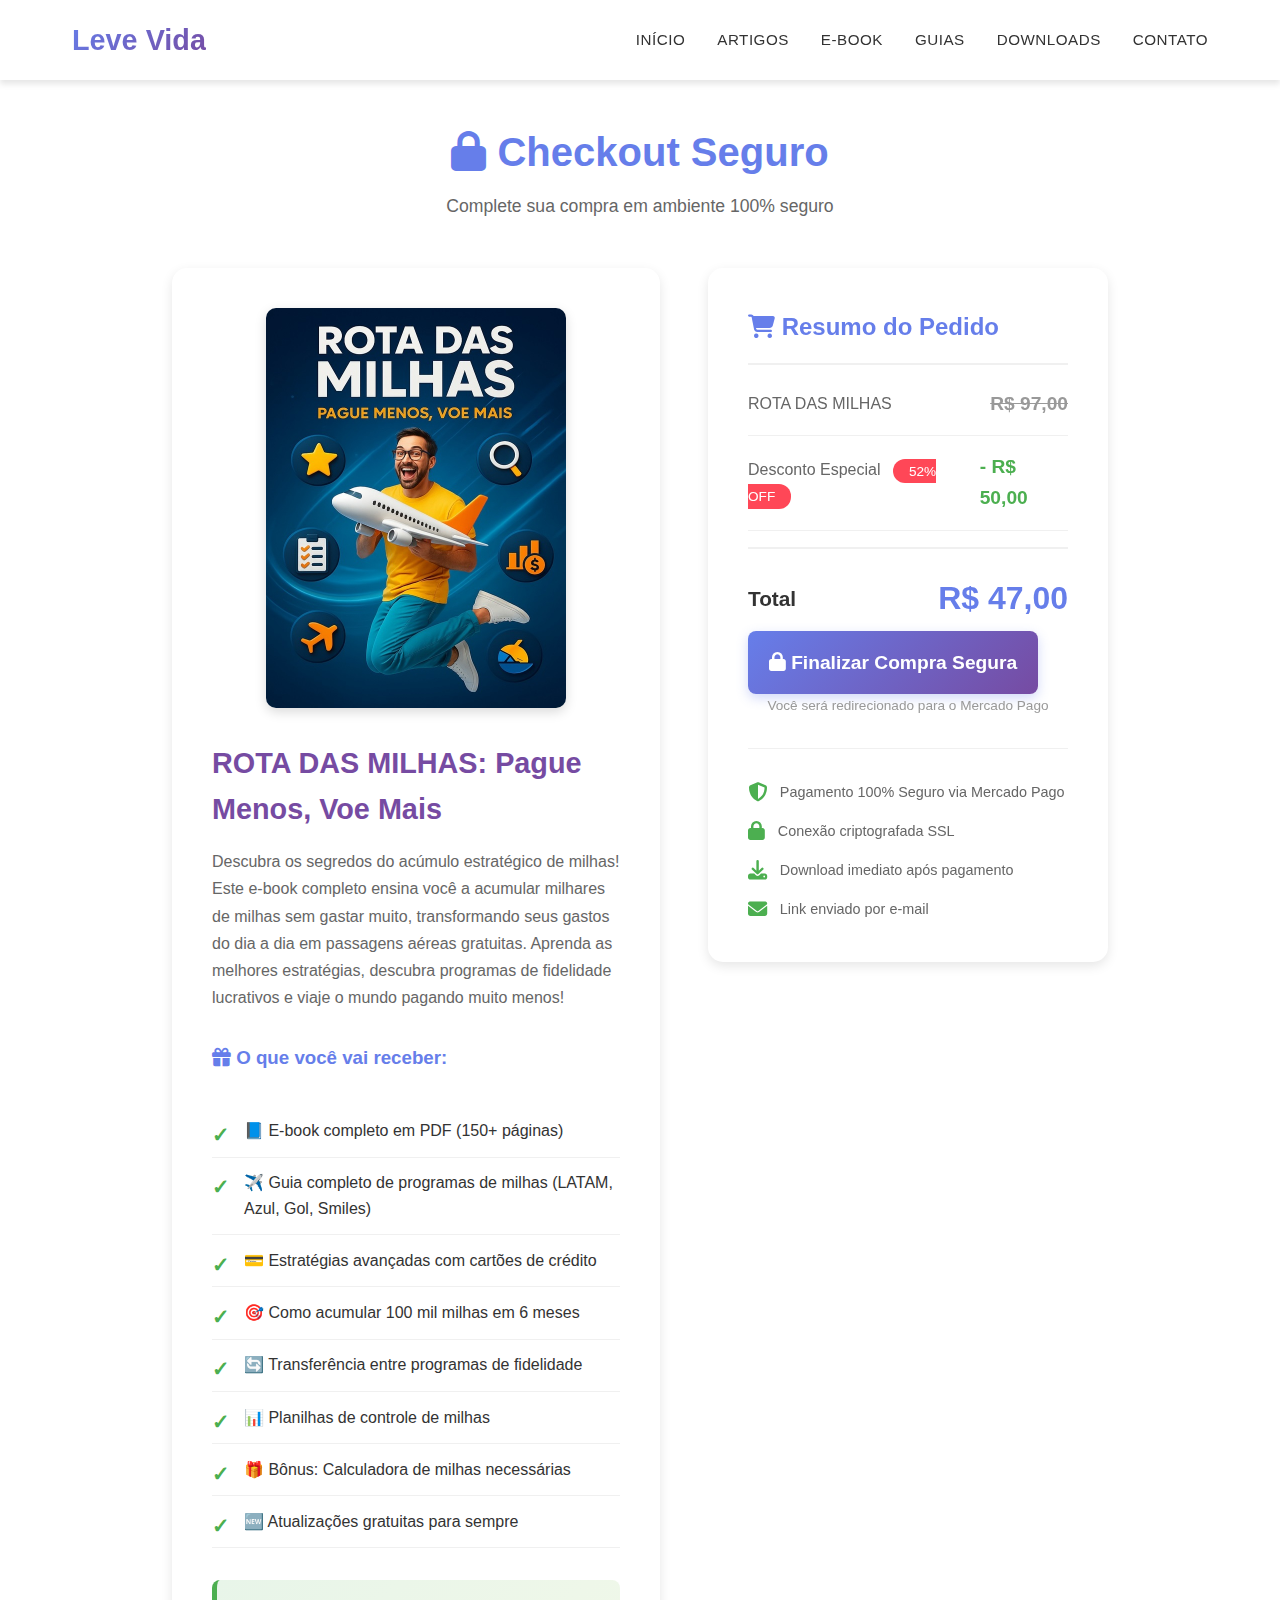
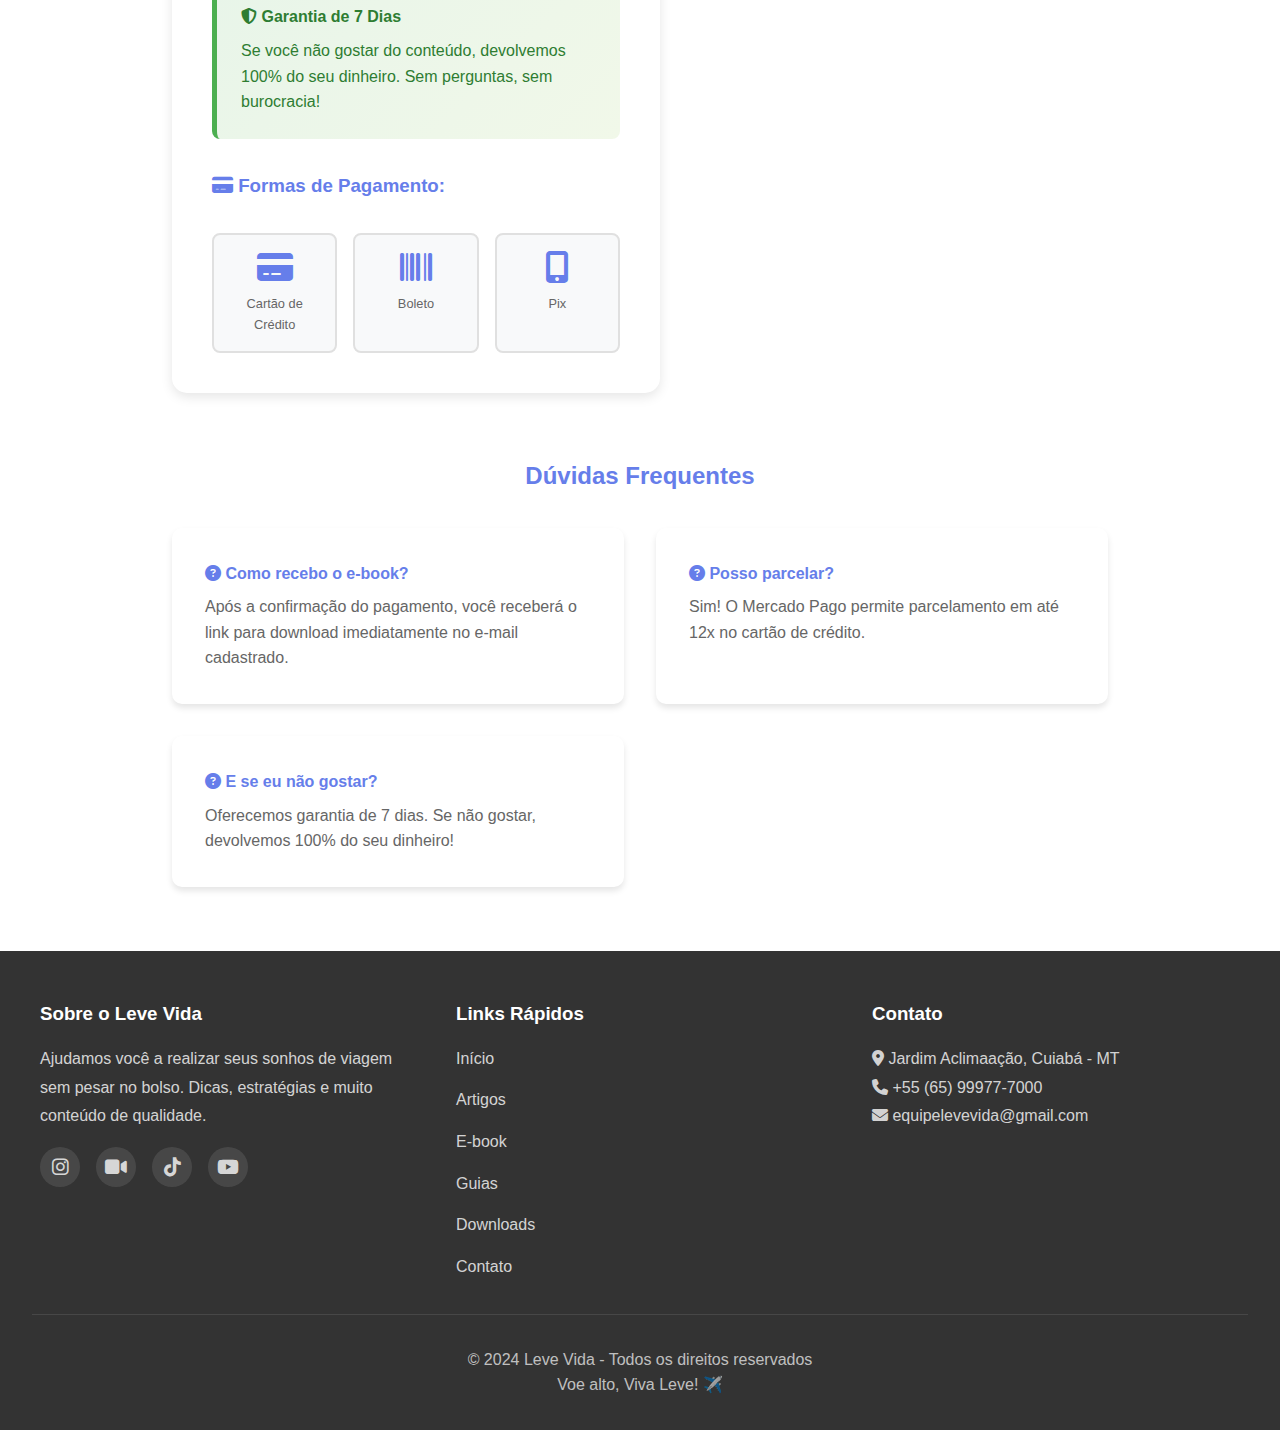
<file: levevida-site/checkout-ebook.html>
<!DOCTYPE html>
<html lang="pt-BR">
<head>
    <meta charset="UTF-8">
    <meta name="viewport" content="width=device-width, initial-scale=1.0">
    <meta http-equiv="X-UA-Compatible" content="IE=edge">
    
    <!-- SEO Meta Tags -->
    <meta name="description" content="Finalizar compra do E-book ROTA DAS MILHAS: Pague Menos, Voe Mais">
    <meta name="keywords" content="e-book milhas, comprar, checkout, pagamento, milhas aéreas">
    <meta name="author" content="Leve Vida">
    <meta name="robots" content="noindex, nofollow">
    
    <title>Checkout - ROTA DAS MILHAS | Pagamento Seguro</title>
    
    <!-- Favicon -->
    <link rel="icon" type="image/x-icon" href="assets/images/favicon.ico">
    
    <!-- Font Awesome Icons -->
    <link rel="stylesheet" href="https://cdnjs.cloudflare.com/ajax/libs/font-awesome/6.4.0/css/all.min.css">
    
    <!-- CSS Principal -->
    <link rel="stylesheet" href="assets/css/style.css">
    
    <style>
        .checkout-container {
            max-width: 1000px;
            margin: 120px auto 4rem;
            padding: 0 2rem;
        }
        
        .checkout-header {
            text-align: center;
            margin-bottom: 3rem;
        }
        
        .checkout-header h1 {
            color: var(--color-primary);
            font-size: 2.5rem;
            margin-bottom: 0.5rem;
        }
        
        .checkout-grid {
            display: grid;
            grid-template-columns: 1fr 400px;
            gap: 3rem;
        }
        
        .product-details {
            background: white;
            padding: 2.5rem;
            border-radius: 15px;
            box-shadow: 0 4px 12px rgba(0,0,0,0.1);
        }
        
        .product-image {
            width: 100%;
            max-width: 300px;
            margin: 0 auto 2rem;
            display: block;
            border-radius: 10px;
            box-shadow: 0 4px 12px rgba(0,0,0,0.15);
        }
        
        .product-title {
            font-size: 1.8rem;
            color: var(--color-secondary);
            margin-bottom: 1rem;
        }
        
        .product-description {
            color: #666;
            line-height: 1.7;
            margin-bottom: 2rem;
        }
        
        .benefits-list {
            list-style: none;
            padding: 0;
            margin: 2rem 0;
        }
        
        .benefits-list li {
            padding: 0.8rem 0;
            padding-left: 2rem;
            position: relative;
            border-bottom: 1px solid #f0f0f0;
        }
        
        .benefits-list li:before {
            content: '✓';
            position: absolute;
            left: 0;
            color: #4caf50;
            font-weight: bold;
            font-size: 1.3rem;
        }
        
        .order-summary {
            background: white;
            padding: 2.5rem;
            border-radius: 15px;
            box-shadow: 0 4px 12px rgba(0,0,0,0.1);
            position: sticky;
            top: 100px;
            height: fit-content;
        }
        
        .summary-title {
            font-size: 1.5rem;
            color: var(--color-primary);
            margin-bottom: 1.5rem;
            padding-bottom: 1rem;
            border-bottom: 2px solid #f0f0f0;
        }
        
        .price-row {
            display: flex;
            justify-content: space-between;
            align-items: center;
            margin-bottom: 1rem;
            padding-bottom: 1rem;
            border-bottom: 1px solid #f0f0f0;
        }
        
        .price-label {
            color: #666;
            font-size: 1rem;
        }
        
        .price-value {
            font-size: 1.2rem;
            font-weight: 600;
        }
        
        .price-old {
            text-decoration: line-through;
            color: #999;
        }
        
        .discount-badge {
            background: #ff4757;
            color: white;
            padding: 0.3rem 1rem;
            border-radius: 20px;
            font-size: 0.85rem;
            margin-left: 0.5rem;
        }
        
        .total-row {
            display: flex;
            justify-content: space-between;
            align-items: center;
            padding: 1.5rem 0;
            margin-top: 1rem;
            border-top: 2px solid #f0f0f0;
        }
        
        .total-label {
            font-size: 1.3rem;
            font-weight: bold;
            color: var(--color-text-dark);
        }
        
        .total-value {
            font-size: 2rem;
            font-weight: bold;
            color: var(--color-primary);
        }
        
        .payment-button {
            width: 100%;
            background: var(--gradient-primary);
            color: white;
            border: none;
            padding: 1.3rem;
            font-size: 1.2rem;
            font-weight: bold;
            border-radius: 8px;
            cursor: pointer;
            transition: all 0.3s;
            margin-top: 1.5rem;
            box-shadow: 0 4px 12px rgba(102, 126, 234, 0.3);
        }
        
        .payment-button:hover {
            transform: translateY(-2px);
            box-shadow: 0 6px 16px rgba(102, 126, 234, 0.4);
        }
        
        .security-badges {
            display: flex;
            flex-direction: column;
            gap: 1rem;
            margin-top: 2rem;
            padding-top: 2rem;
            border-top: 1px solid #f0f0f0;
        }
        
        .security-item {
            display: flex;
            align-items: center;
            gap: 0.8rem;
            color: #666;
            font-size: 0.9rem;
        }
        
        .security-item i {
            color: #4caf50;
            font-size: 1.2rem;
        }
        
        .guarantee-box {
            background: linear-gradient(135deg, #e8f5e9 0%, #f1f8e9 100%);
            border-left: 5px solid #4caf50;
            padding: 1.5rem;
            border-radius: 8px;
            margin: 2rem 0;
        }
        
        .guarantee-box h4 {
            color: #2e7d32;
            margin-bottom: 0.5rem;
        }
        
        .guarantee-box p {
            color: #2e7d32;
            margin: 0;
            line-height: 1.6;
        }
        
        .payment-methods {
            display: grid;
            grid-template-columns: repeat(3, 1fr);
            gap: 1rem;
            margin-top: 2rem;
        }
        
        .payment-method-icon {
            background: #f8f9fa;
            padding: 1rem;
            border-radius: 8px;
            text-align: center;
            border: 2px solid #e0e0e0;
        }
        
        .payment-method-icon i {
            font-size: 2rem;
            color: var(--color-primary);
        }
        
        .payment-method-icon span {
            display: block;
            font-size: 0.8rem;
            color: #666;
            margin-top: 0.5rem;
        }
        
        @media (max-width: 1024px) {
            .checkout-grid {
                grid-template-columns: 1fr;
            }
            
            .order-summary {
                position: relative;
                top: 0;
            }
        }
        
        @media (max-width: 768px) {
            .checkout-container {
                margin-top: 100px;
            }
            
            .checkout-header h1 {
                font-size: 2rem;
            }
            
            .payment-methods {
                grid-template-columns: repeat(2, 1fr);
            }
        }
    </style>
</head>
<body>
    <!-- HEADER -->
    <header class="header">
        <div class="header-container">
            <div class="logo">
                <a href="index.html" class="logo-text">Leve Vida</a>
            </div>
            
            <nav>
                <ul class="nav-menu">
                    <li><a href="index.html" class="nav-link">INÍCIO</a></li>
                    <li><a href="artigos.html" class="nav-link">ARTIGOS</a></li>
                    <li><a href="e-book.html" class="nav-link active">E-BOOK</a></li>
                    <li><a href="guias.html" class="nav-link">GUIAS</a></li>
                    <li><a href="downloads.html" class="nav-link">DOWNLOADS</a></li>
                    <li><a href="contato.html" class="nav-link">CONTATO</a></li>
                </ul>
            </nav>
            
            <div class="hamburger">
                <span></span>
                <span></span>
                <span></span>
            </div>
        </div>
    </header>
    
    <!-- CHECKOUT CONTENT -->
    <div class="checkout-container">
        <div class="checkout-header">
            <h1><i class="fas fa-lock"></i> Checkout Seguro</h1>
            <p style="color: #666; font-size: 1.1rem;">Complete sua compra em ambiente 100% seguro</p>
        </div>
        
        <div class="checkout-grid">
            <!-- Detalhes do Produto -->
            <div class="product-details">
                <img src="https://via.placeholder.com/300x400/667eea/ffffff?text=ROTA+DAS+MILHAS" 
                     alt="Capa do E-book ROTA DAS MILHAS" 
                     class="product-image"
                     onerror="this.src='assets/images/ebook-capa.jpg'">
                
                <h2 class="product-title">ROTA DAS MILHAS: Pague Menos, Voe Mais</h2>
                
                <p class="product-description">
                    Descubra os segredos do acúmulo estratégico de milhas! Este e-book completo 
                    ensina você a acumular milhares de milhas sem gastar muito, transformando seus 
                    gastos do dia a dia em passagens aéreas gratuitas. Aprenda as melhores estratégias, 
                    descubra programas de fidelidade lucrativos e viaje o mundo pagando muito menos!
                </p>
                
                <h3 style="color: var(--color-primary); margin: 2rem 0 1rem;">
                    <i class="fas fa-gift"></i> O que você vai receber:
                </h3>
                
                <ul class="benefits-list">
                    <li>📘 E-book completo em PDF (150+ páginas)</li>
                    <li>✈️ Guia completo de programas de milhas (LATAM, Azul, Gol, Smiles)</li>
                    <li>💳 Estratégias avançadas com cartões de crédito</li>
                    <li>🎯 Como acumular 100 mil milhas em 6 meses</li>
                    <li>🔄 Transferência entre programas de fidelidade</li>
                    <li>📊 Planilhas de controle de milhas</li>
                    <li>🎁 Bônus: Calculadora de milhas necessárias</li>
                    <li>🆕 Atualizações gratuitas para sempre</li>
                </ul>
                
                <div class="guarantee-box">
                    <h4><i class="fas fa-shield-alt"></i> Garantia de 7 Dias</h4>
                    <p>
                        Se você não gostar do conteúdo, devolvemos 100% do seu dinheiro. 
                        Sem perguntas, sem burocracia!
                    </p>
                </div>
                
                <h3 style="color: var(--color-primary); margin: 2rem 0 1rem;">
                    <i class="fas fa-credit-card"></i> Formas de Pagamento:
                </h3>
                
                <div class="payment-methods">
                    <div class="payment-method-icon">
                        <i class="fas fa-credit-card"></i>
                        <span>Cartão de Crédito</span>
                    </div>
                    <div class="payment-method-icon">
                        <i class="fas fa-barcode"></i>
                        <span>Boleto</span>
                    </div>
                    <div class="payment-method-icon">
                        <i class="fas fa-mobile-alt"></i>
                        <span>Pix</span>
                    </div>
                </div>
            </div>
            
            <!-- Resumo do Pedido -->
            <div class="order-summary">
                <h2 class="summary-title"><i class="fas fa-shopping-cart"></i> Resumo do Pedido</h2>
                
                <div class="price-row">
                    <span class="price-label">ROTA DAS MILHAS</span>
                    <span class="price-value price-old">R$ 97,00</span>
                </div>
                
                <div class="price-row">
                    <span class="price-label">
                        Desconto Especial
                        <span class="discount-badge">52% OFF</span>
                    </span>
                    <span class="price-value" style="color: #4caf50;">- R$ 50,00</span>
                </div>
                
                <div class="total-row">
                    <span class="total-label">Total</span>
                    <span class="total-value">R$ 47,00</span>
                </div>
                
                <a href="https://mpago.la/2Zbmgga" 
                   target="_blank" 
                   rel="noopener noreferrer"
                   class="payment-button">
                    <i class="fas fa-lock"></i> Finalizar Compra Segura
                </a>
                
                <p style="text-align: center; color: #999; font-size: 0.85rem; margin-top: 1rem;">
                    Você será redirecionado para o Mercado Pago
                </p>
                
                <div class="security-badges">
                    <div class="security-item">
                        <i class="fas fa-shield-alt"></i>
                        <span>Pagamento 100% Seguro via Mercado Pago</span>
                    </div>
                    <div class="security-item">
                        <i class="fas fa-lock"></i>
                        <span>Conexão criptografada SSL</span>
                    </div>
                    <div class="security-item">
                        <i class="fas fa-download"></i>
                        <span>Download imediato após pagamento</span>
                    </div>
                    <div class="security-item">
                        <i class="fas fa-envelope"></i>
                        <span>Link enviado por e-mail</span>
                    </div>
                </div>
            </div>
        </div>
        
        <!-- FAQ Rápido -->
        <div style="margin-top: 4rem;">
            <h2 style="text-align: center; color: var(--color-primary); margin-bottom: 2rem;">
                Dúvidas Frequentes
            </h2>
            
            <div style="display: grid; grid-template-columns: repeat(auto-fit, minmax(300px, 1fr)); gap: 2rem;">
                <div class="card">
                    <h4 style="color: var(--color-primary); margin-bottom: 0.5rem;">
                        <i class="fas fa-question-circle"></i> Como recebo o e-book?
                    </h4>
                    <p style="margin: 0; color: #666;">
                        Após a confirmação do pagamento, você receberá o link para download 
                        imediatamente no e-mail cadastrado.
                    </p>
                </div>
                
                <div class="card">
                    <h4 style="color: var(--color-primary); margin-bottom: 0.5rem;">
                        <i class="fas fa-question-circle"></i> Posso parcelar?
                    </h4>
                    <p style="margin: 0; color: #666;">
                        Sim! O Mercado Pago permite parcelamento em até 12x no cartão de crédito.
                    </p>
                </div>
                
                <div class="card">
                    <h4 style="color: var(--color-primary); margin-bottom: 0.5rem;">
                        <i class="fas fa-question-circle"></i> E se eu não gostar?
                    </h4>
                    <p style="margin: 0; color: #666;">
                        Oferecemos garantia de 7 dias. Se não gostar, devolvemos 100% do seu dinheiro!
                    </p>
                </div>
            </div>
        </div>
    </div>
    
    <!-- FOOTER -->
    <footer class="footer">
        <div class="footer-container">
            <div class="footer-section">
                <h3>Sobre o Leve Vida</h3>
                <p>
                    Ajudamos você a realizar seus sonhos de viagem sem pesar no bolso. 
                    Dicas, estratégias e muito conteúdo de qualidade.
                </p>
                <div class="social-media">
                    <a href="#" class="social-link" title="Instagram" aria-label="Instagram">
                        <i class="fab fa-instagram"></i>
                    </a>
                    <a href="#" class="social-link" title="Kwai" aria-label="Kwai">
                        <i class="fas fa-video"></i>
                    </a>
                    <a href="#" class="social-link" title="TikTok" aria-label="TikTok">
                        <i class="fab fa-tiktok"></i>
                    </a>
                    <a href="#" class="social-link" title="YouTube" aria-label="YouTube">
                        <i class="fab fa-youtube"></i>
                    </a>
                </div>
            </div>
            
            <div class="footer-section">
                <h3>Links Rápidos</h3>
                <div class="footer-links">
                    <a href="index.html">Início</a>
                    <a href="artigos.html">Artigos</a>
                    <a href="e-book.html">E-book</a>
                    <a href="guias.html">Guias</a>
                    <a href="downloads.html">Downloads</a>
                    <a href="contato.html">Contato</a>
                </div>
            </div>
            
            <div class="footer-section">
                <h3>Contato</h3>
                <p><i class="fas fa-map-marker-alt"></i> Jardim Aclimaação, Cuiabá - MT</p>
                <p><i class="fas fa-phone"></i> +55 (65) 99977-7000</p>
                <p><i class="fas fa-envelope"></i> equipelevevida@gmail.com</p>
            </div>
        </div>
        
        <div class="footer-bottom">
            <p>&copy; 2024 Leve Vida - Todos os direitos reservados</p>
            <p>Voe alto, Viva Leve! ✈️</p>
        </div>
    </footer>
    
    <script src="assets/js/script.js"></script>
</body>
</html>
</file>
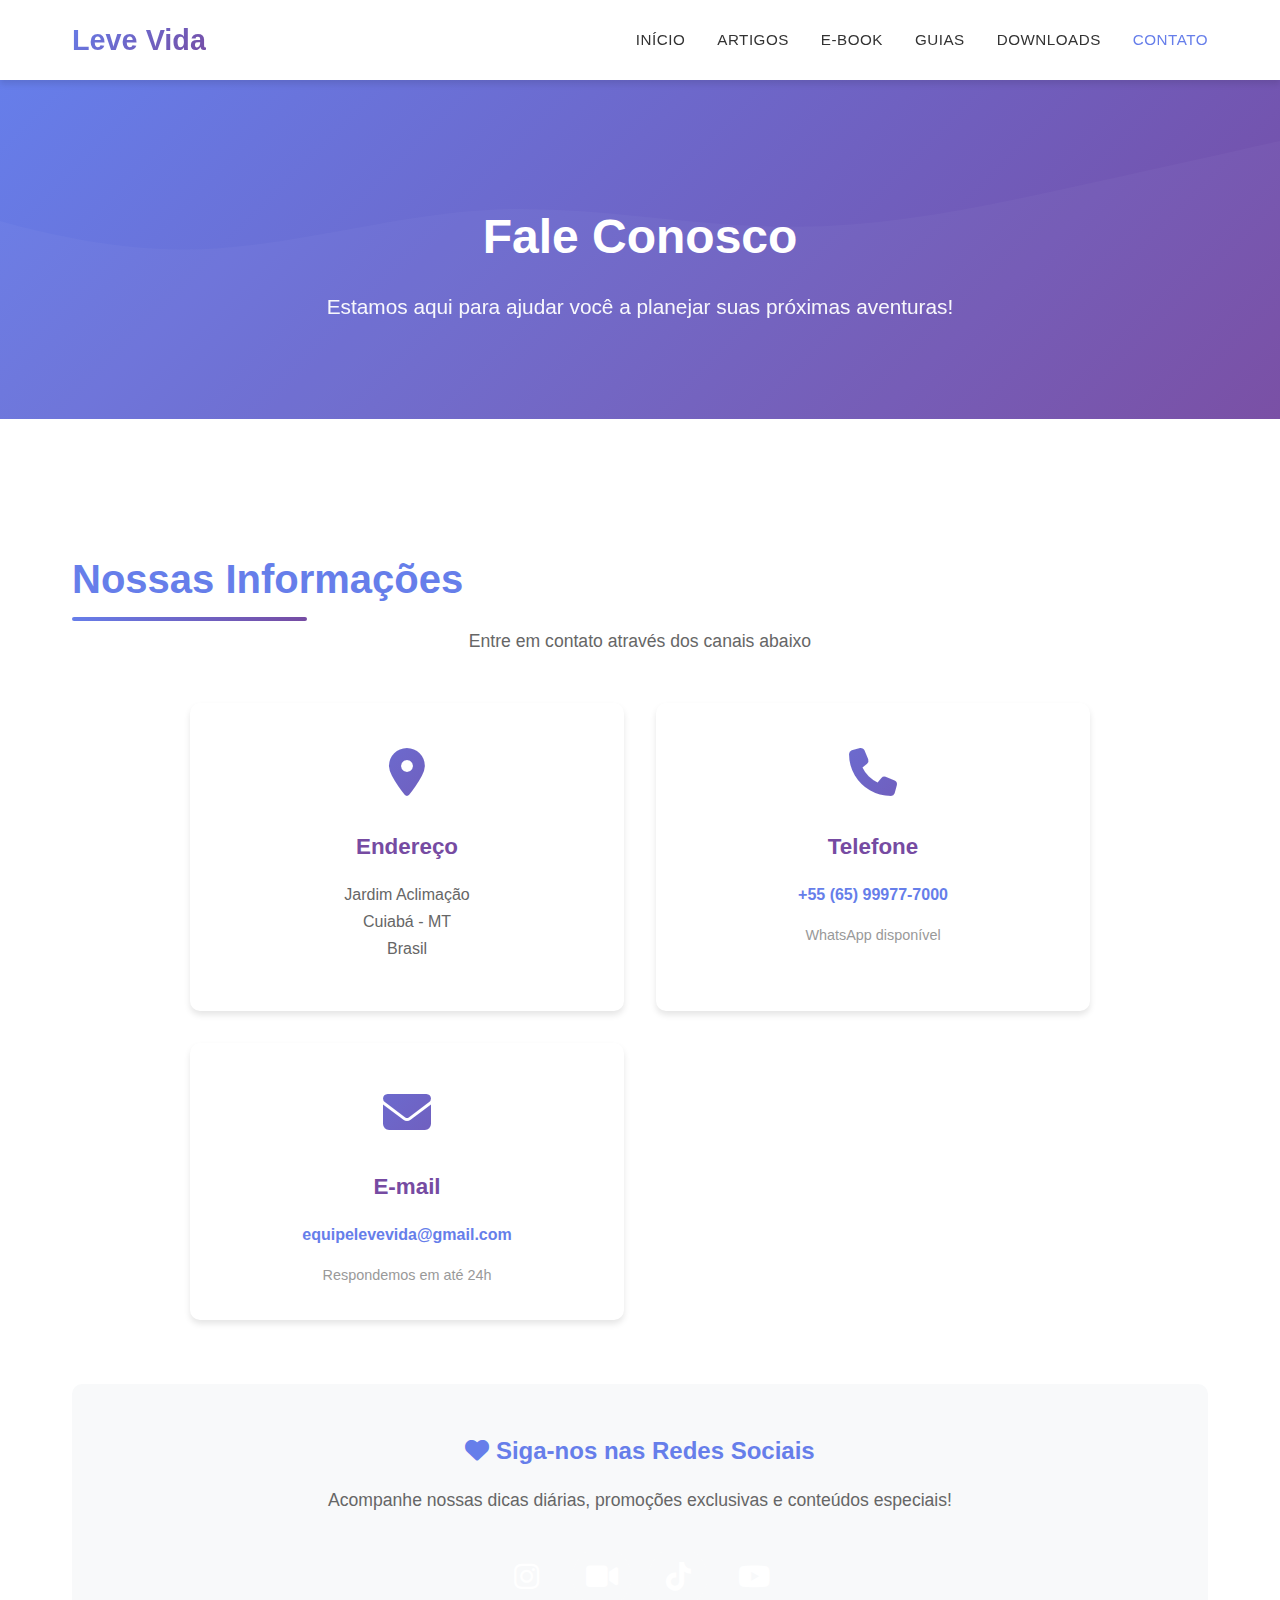
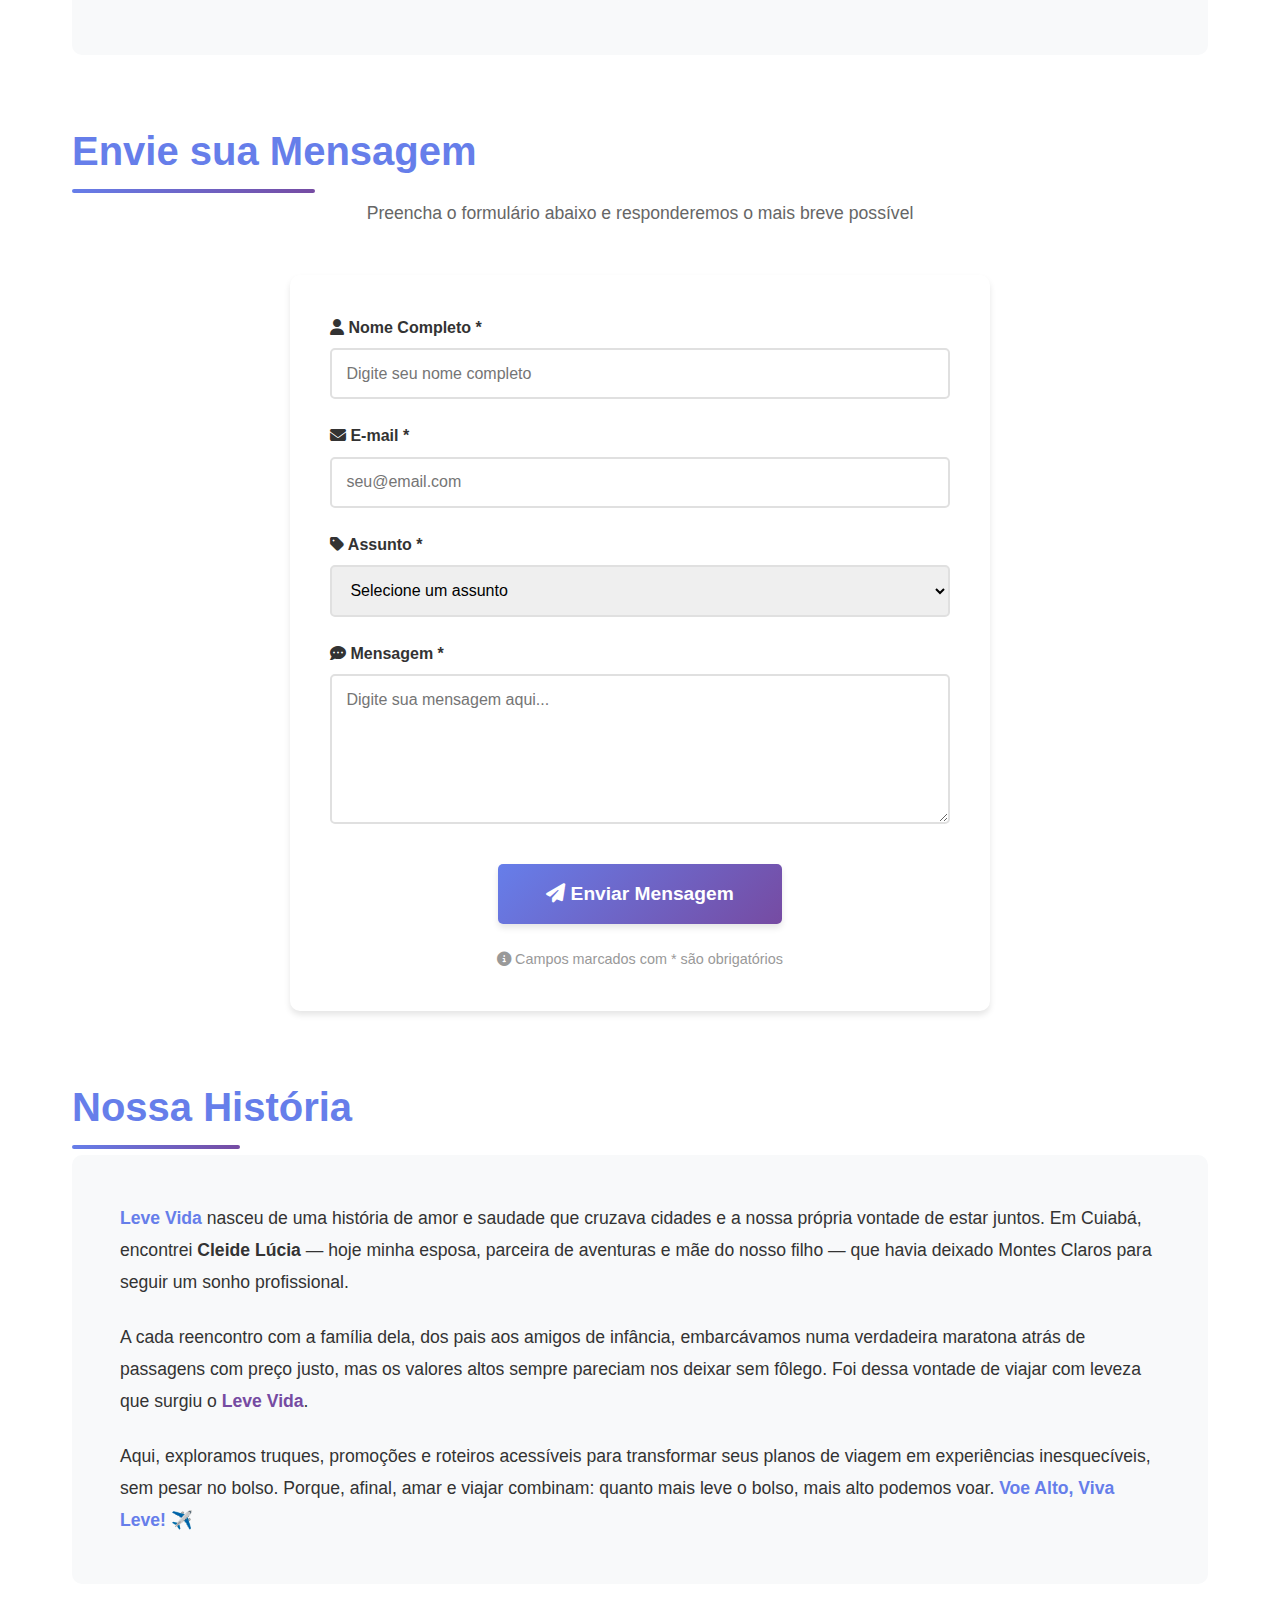
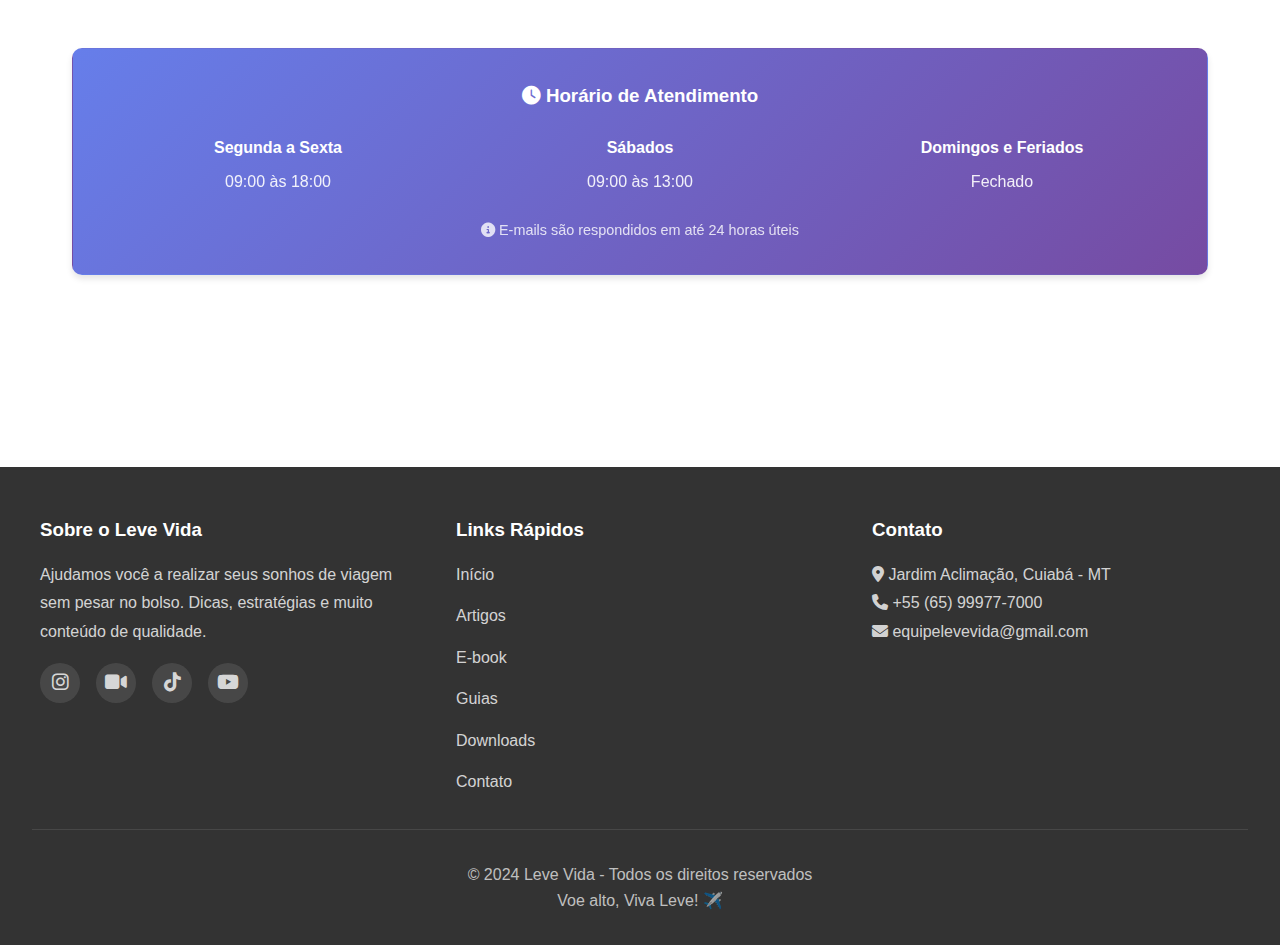
<file: levevida-site/contato.html>
<!DOCTYPE html>
<html lang="pt-BR">
<head>
    <!-- ============================================
         META TAGS E CONFIGURAÇÕES BÁSICAS
         ============================================ -->
    <meta charset="UTF-8">
    <meta name="viewport" content="width=device-width, initial-scale=1.0">
    <meta http-equiv="X-UA-Compatible" content="IE=edge">
    
    <!-- SEO Meta Tags -->
    <meta name="description" content="Entre em contato com Leve Vida. Estamos prontos para ajudar você a planejar suas próximas viagens.">
    <meta name="keywords" content="contato, fale conosco, dúvidas, suporte">
    <meta name="author" content="Leve Vida">
    
    <title>Contato - Leve Vida | Fale Conosco</title>
    
    <!-- Favicon -->
    <link rel="icon" type="image/x-icon" href="assets/images/favicon.ico">
    
    <!-- Font Awesome Icons -->
    <link rel="stylesheet" href="https://cdnjs.cloudflare.com/ajax/libs/font-awesome/6.4.0/css/all.min.css">
    
    <!-- CSS Principal -->
    <link rel="stylesheet" href="assets/css/style.css">
</head>
<body>
    <!-- ============================================
         HEADER E NAVEGAÇÃO
         ============================================ -->
    <header class="header">
        <div class="header-container">
            <!-- Logo -->
            <div class="logo">
                <a href="index.html" class="logo-text">Leve Vida</a>
            </div>
            
            <!-- Menu de Navegação -->
            <nav>
                <ul class="nav-menu">
                    <li><a href="index.html" class="nav-link">INÍCIO</a></li>
                    <li><a href="artigos.html" class="nav-link">ARTIGOS</a></li>
                    <li><a href="e-book.html" class="nav-link">E-BOOK</a></li>
                    <li><a href="guias.html" class="nav-link">GUIAS</a></li>
                    <li><a href="downloads.html" class="nav-link">DOWNLOADS</a></li>
                    <li><a href="contato.html" class="nav-link active">CONTATO</a></li>
                </ul>
            </nav>
            
            <!-- Botão Hamburger (Mobile) -->
            <div class="hamburger">
                <span></span>
                <span></span>
                <span></span>
            </div>
        </div>
    </header>
    
    <!-- ============================================
         HERO SECTION
         ============================================ -->
    <section class="hero">
        <div class="hero-content">
            <h1>Fale Conosco</h1>
            <p>Estamos aqui para ajudar você a planejar suas próximas aventuras!</p>
        </div>
    </section>
    
    <!-- ============================================
         CONTAINER PRINCIPAL
         ============================================ -->
    <div class="container">
        
        <!-- ============================================
             INFORMAÇÕES DE CONTATO
             ============================================ -->
        <section id="contato-info">
            <h2 class="section-title text-center">Nossas Informações</h2>
            <p class="section-subtitle text-center">Entre em contato através dos canais abaixo</p>
            
            <div class="cards-grid" style="max-width: 900px; margin: 0 auto;">
                
                <!-- Card Endereço -->
                <div class="card text-center">
                    <div class="card-icon">
                        <i class="fas fa-map-marker-alt"></i>
                    </div>
                    <h3 class="card-title">Endereço</h3>
                    <p class="card-description">
                        Jardim Aclimação<br>
                        Cuiabá - MT<br>
                        Brasil
                    </p>
                </div>
                
                <!-- Card Telefone -->
                <div class="card text-center">
                    <div class="card-icon">
                        <i class="fas fa-phone"></i>
                    </div>
                    <h3 class="card-title">Telefone</h3>
                    <p class="card-description">
                        <a href="tel:+5565999777000" style="color: #667eea; font-weight: 600;">
                            +55 (65) 99977-7000
                        </a>
                    </p>
                    <p style="font-size: 0.9rem; color: #999; margin-top: 0.5rem;">
                        WhatsApp disponível
                    </p>
                </div>
                
                <!-- Card Email -->
                <div class="card text-center">
                    <div class="card-icon">
                        <i class="fas fa-envelope"></i>
                    </div>
                    <h3 class="card-title">E-mail</h3>
                    <p class="card-description">
                        <a href="mailto:equipelevevida@gmail.com" style="color: #667eea; font-weight: 600;">
                            equipelevevida@gmail.com
                        </a>
                    </p>
                    <p style="font-size: 0.9rem; color: #999; margin-top: 0.5rem;">
                        Respondemos em até 24h
                    </p>
                </div>
                
            </div>
        </section>
        
        <!-- ============================================
             REDES SOCIAIS
             ============================================ -->
        <section id="redes-sociais" class="mt-3">
            <div style="background: #f8f9fa; padding: 3rem 2rem; border-radius: 10px; text-align: center;">
                <h2 style="color: #667eea; margin-bottom: 1rem;">
                    <i class="fas fa-heart"></i> Siga-nos nas Redes Sociais
                </h2>
                <p style="font-size: 1.1rem; color: #666; margin-bottom: 2rem;">
                    Acompanhe nossas dicas diárias, promoções exclusivas e conteúdos especiais!
                </p>
                
                <div class="social-media" style="justify-content: center; font-size: 1.5rem;">
                    <a href="#" class="social-link" title="Instagram" aria-label="Instagram" 
                       style="width: 60px; height: 60px; font-size: 1.8rem;">
                        <i class="fab fa-instagram"></i>
                    </a>
                    <a href="#" class="social-link" title="Kwai" aria-label="Kwai"
                       style="width: 60px; height: 60px; font-size: 1.8rem;">
                        <i class="fas fa-video"></i>
                    </a>
                    <a href="#" class="social-link" title="TikTok" aria-label="TikTok"
                       style="width: 60px; height: 60px; font-size: 1.8rem;">
                        <i class="fab fa-tiktok"></i>
                    </a>
                    <a href="#" class="social-link" title="YouTube" aria-label="YouTube"
                       style="width: 60px; height: 60px; font-size: 1.8rem;">
                        <i class="fab fa-youtube"></i>
                    </a>
                </div>
            </div>
        </section>
        
        <!-- ============================================
             FORMULÁRIO DE CONTATO
             ============================================ -->
        <section id="formulario-contato" class="mt-3">
            <h2 class="section-title text-center">Envie sua Mensagem</h2>
            <p class="section-subtitle text-center">
                Preencha o formulário abaixo e responderemos o mais breve possível
            </p>
            
            <div class="form-container" style="max-width: 700px; margin: 0 auto;">
                <form id="contact-form">
                    
                    <!-- Campo Nome -->
                    <div class="form-group">
                        <label for="nome" class="form-label">
                            <i class="fas fa-user"></i> Nome Completo *
                        </label>
                        <input 
                            type="text" 
                            id="nome" 
                            name="nome" 
                            class="form-input"
                            placeholder="Digite seu nome completo"
                            required
                        >
                    </div>
                    
                    <!-- Campo Email -->
                    <div class="form-group">
                        <label for="email" class="form-label">
                            <i class="fas fa-envelope"></i> E-mail *
                        </label>
                        <input 
                            type="email" 
                            id="email" 
                            name="email" 
                            class="form-input"
                            placeholder="seu@email.com"
                            required
                        >
                    </div>
                    
                    <!-- Campo Assunto -->
                    <div class="form-group">
                        <label for="assunto" class="form-label">
                            <i class="fas fa-tag"></i> Assunto *
                        </label>
                        <select id="assunto" name="assunto" class="form-select" required>
                            <option value="">Selecione um assunto</option>
                            <option value="duvida">Dúvida sobre viagens</option>
                            <option value="ebook">Informações sobre o E-book</option>
                            <option value="parceria">Proposta de Parceria</option>
                            <option value="sugestao">Sugestão de Conteúdo</option>
                            <option value="elogio">Elogio</option>
                            <option value="reclamacao">Reclamação</option>
                            <option value="outro">Outro</option>
                        </select>
                    </div>
                    
                    <!-- Campo Mensagem -->
                    <div class="form-group">
                        <label for="mensagem" class="form-label">
                            <i class="fas fa-comment-dots"></i> Mensagem *
                        </label>
                        <textarea 
                            id="mensagem" 
                            name="mensagem" 
                            class="form-textarea"
                            placeholder="Digite sua mensagem aqui..."
                            required
                        ></textarea>
                    </div>
                    
                    <!-- Botão de Envio -->
                    <div class="form-group text-center" style="margin-top: 2rem;">
                        <button type="submit" class="btn btn-primary btn-large">
                            <i class="fas fa-paper-plane"></i> Enviar Mensagem
                        </button>
                    </div>
                    
                    <!-- Informação sobre campos obrigatórios -->
                    <p style="text-align: center; color: #999; font-size: 0.9rem; margin-top: 1rem;">
                        <i class="fas fa-info-circle"></i> Campos marcados com * são obrigatórios
                    </p>
                    
                </form>
            </div>
        </section>
        
        <!-- ============================================
             SOBRE O LEVE VIDA
             ============================================ -->
        <section id="sobre-leve-vida" class="mt-3">
            <h2 class="section-title text-center">Nossa História</h2>
            
            <div style="background: #f8f9fa; padding: 3rem; border-radius: 10px; line-height: 1.8; font-size: 1.1rem;">
                <p style="margin-bottom: 1.5rem;">
                    <strong style="color: #667eea;">Leve Vida</strong> nasceu de uma história de amor e saudade 
                    que cruzava cidades e a nossa própria vontade de estar juntos. Em Cuiabá, encontrei 
                    <strong>Cleide Lúcia</strong> — hoje minha esposa, parceira de aventuras e mãe do nosso filho — 
                    que havia deixado Montes Claros para seguir um sonho profissional.
                </p>
                
                <p style="margin-bottom: 1.5rem;">
                    A cada reencontro com a família dela, dos pais aos amigos de infância, embarcávamos numa 
                    verdadeira maratona atrás de passagens com preço justo, mas os valores altos sempre 
                    pareciam nos deixar sem fôlego. Foi dessa vontade de viajar com leveza que surgiu o 
                    <strong style="color: #764ba2;">Leve Vida</strong>.
                </p>
                
                <p style="margin-bottom: 0;">
                    Aqui, exploramos truques, promoções e roteiros acessíveis para transformar seus planos de 
                    viagem em experiências inesquecíveis, sem pesar no bolso. Porque, afinal, amar e viajar 
                    combinam: quanto mais leve o bolso, mais alto podemos voar. 
                    <strong style="color: #667eea;">Voe Alto, Viva Leve! ✈️</strong>
                </p>
            </div>
        </section>
        
        <!-- ============================================
             HORÁRIO DE ATENDIMENTO
             ============================================ -->
        <section id="horario-atendimento" class="mt-3">
            <div class="card" style="background: linear-gradient(135deg, #667eea 0%, #764ba2 100%); color: white; text-align: center;">
                <h3 style="color: white; margin-bottom: 1.5rem;">
                    <i class="fas fa-clock"></i> Horário de Atendimento
                </h3>
                <div style="display: grid; grid-template-columns: repeat(auto-fit, minmax(200px, 1fr)); gap: 1rem;">
                    <div>
                        <p style="font-weight: 600; margin-bottom: 0.5rem;">Segunda a Sexta</p>
                        <p style="opacity: 0.9;">09:00 às 18:00</p>
                    </div>
                    <div>
                        <p style="font-weight: 600; margin-bottom: 0.5rem;">Sábados</p>
                        <p style="opacity: 0.9;">09:00 às 13:00</p>
                    </div>
                    <div>
                        <p style="font-weight: 600; margin-bottom: 0.5rem;">Domingos e Feriados</p>
                        <p style="opacity: 0.9;">Fechado</p>
                    </div>
                </div>
                <p style="margin-top: 1.5rem; font-size: 0.9rem; opacity: 0.8;">
                    <i class="fas fa-info-circle"></i> E-mails são respondidos em até 24 horas úteis
                </p>
            </div>
        </section>
        
    </div>
    
    <!-- ============================================
         FOOTER
         ============================================ -->
    <footer class="footer">
        <div class="footer-container">
            <!-- Sobre -->
            <div class="footer-section">
                <h3>Sobre o Leve Vida</h3>
                <p>
                    Ajudamos você a realizar seus sonhos de viagem sem pesar no bolso. 
                    Dicas, estratégias e muito conteúdo de qualidade.
                </p>
                <div class="social-media">
                    <a href="#" class="social-link" title="Instagram" aria-label="Instagram">
                        <i class="fab fa-instagram"></i>
                    </a>
                    <a href="#" class="social-link" title="Kwai" aria-label="Kwai">
                        <i class="fas fa-video"></i>
                    </a>
                    <a href="#" class="social-link" title="TikTok" aria-label="TikTok">
                        <i class="fab fa-tiktok"></i>
                    </a>
                    <a href="#" class="social-link" title="YouTube" aria-label="YouTube">
                        <i class="fab fa-youtube"></i>
                    </a>
                </div>
            </div>
            
            <!-- Links Rápidos -->
            <div class="footer-section">
                <h3>Links Rápidos</h3>
                <div class="footer-links">
                    <a href="index.html">Início</a>
                    <a href="artigos.html">Artigos</a>
                    <a href="e-book.html">E-book</a>
                    <a href="guias.html">Guias</a>
                    <a href="downloads.html">Downloads</a>
                    <a href="contato.html">Contato</a>
                </div>
            </div>
            
            <!-- Contato -->
            <div class="footer-section">
                <h3>Contato</h3>
                <p><i class="fas fa-map-marker-alt"></i> Jardim Aclimação, Cuiabá - MT</p>
                <p><i class="fas fa-phone"></i> +55 (65) 99977-7000</p>
                <p><i class="fas fa-envelope"></i> equipelevevida@gmail.com</p>
            </div>
        </div>
        
        <!-- Copyright -->
        <div class="footer-bottom">
            <p>&copy; 2024 Leve Vida - Todos os direitos reservados</p>
            <p>Voe alto, Viva Leve! ✈️</p>
        </div>
    </footer>
    
    <!-- ============================================
         JAVASCRIPT
         ============================================ -->
    <script src="assets/js/script.js"></script>
</body>
</html>
</file>
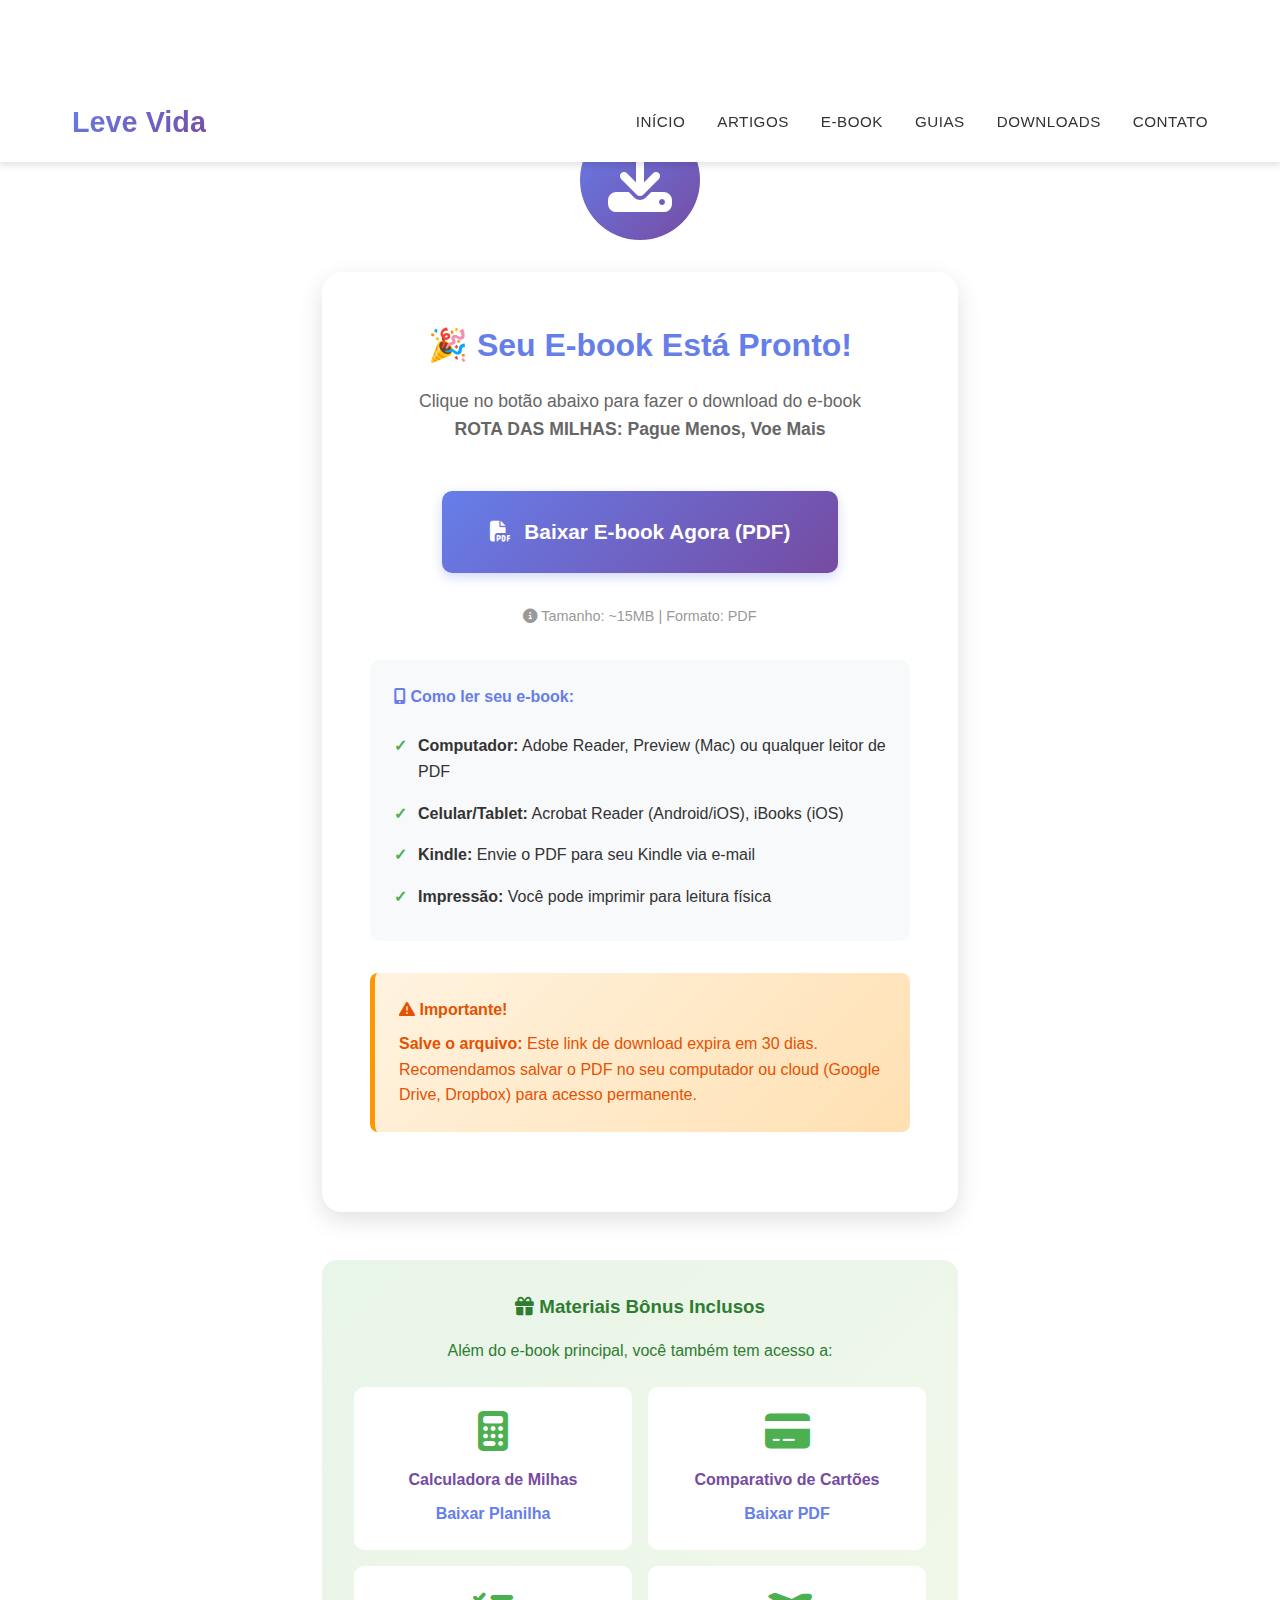
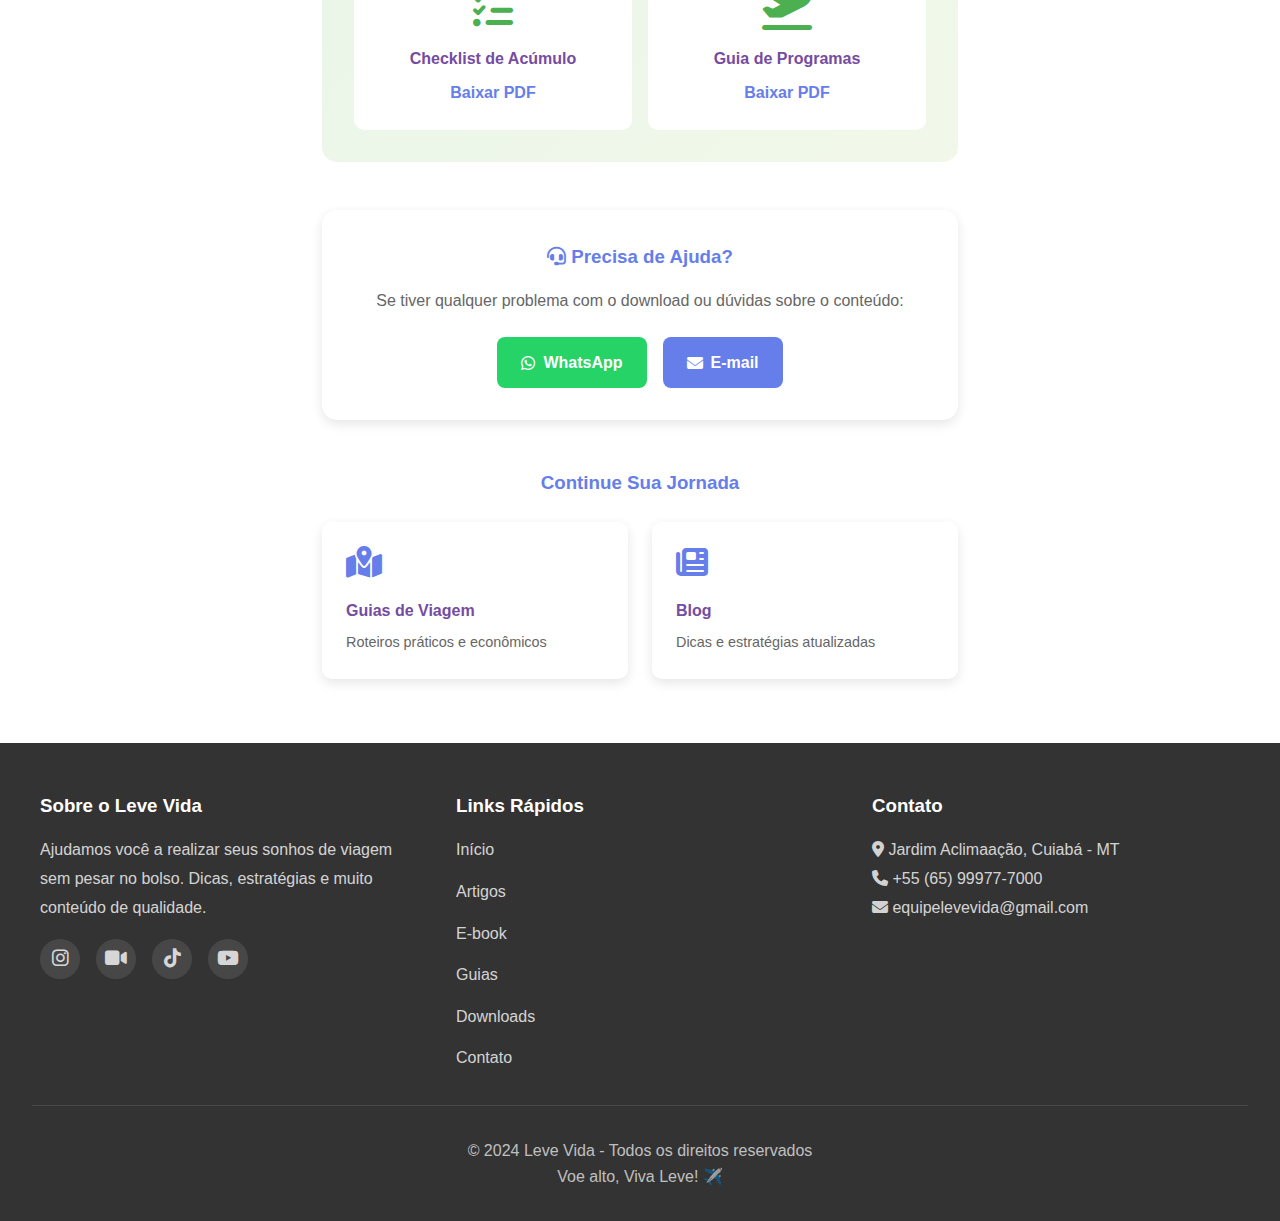
<file: levevida-site/download-ebook.html>
<!DOCTYPE html>
<html lang="pt-BR">
<head>
    <meta charset="UTF-8">
    <meta name="viewport" content="width=device-width, initial-scale=1.0">
    <meta http-equiv="X-UA-Compatible" content="IE=edge">
    
    <meta name="description" content="Download do e-book ROTA DAS MILHAS">
    <meta name="robots" content="noindex, nofollow">
    
    <title>Download - ROTA DAS MILHAS | Leve Vida</title>
    
    <link rel="icon" type="image/x-icon" href="assets/images/favicon.ico">
    <link rel="stylesheet" href="https://cdnjs.cloudflare.com/ajax/libs/font-awesome/6.4.0/css/all.min.css">
    <link rel="stylesheet" href="assets/css/style.css">
    
    <style>
        .download-container {
            max-width: 700px;
            margin: 120px auto 4rem;
            padding: 0 2rem;
            text-align: center;
        }
        
        .download-icon {
            width: 120px;
            height: 120px;
            background: var(--gradient-primary);
            border-radius: 50%;
            display: flex;
            align-items: center;
            justify-content: center;
            margin: 0 auto 2rem;
            animation: pulse 2s infinite;
        }
        
        .download-icon i {
            font-size: 4rem;
            color: white;
        }
        
        @keyframes pulse {
            0%, 100% {
                transform: scale(1);
                box-shadow: 0 0 0 0 rgba(102, 126, 234, 0.7);
            }
            50% {
                transform: scale(1.05);
                box-shadow: 0 0 0 20px rgba(102, 126, 234, 0);
            }
        }
        
        .download-card {
            background: white;
            padding: 3rem;
            border-radius: 20px;
            box-shadow: 0 8px 24px rgba(0,0,0,0.12);
            margin-bottom: 2rem;
        }
        
        .download-title {
            font-size: 2rem;
            color: var(--color-primary);
            margin-bottom: 1rem;
        }
        
        .download-subtitle {
            font-size: 1.1rem;
            color: #666;
            margin-bottom: 2rem;
        }
        
        .download-button {
            display: inline-block;
            background: var(--gradient-primary);
            color: white;
            padding: 1.5rem 3rem;
            font-size: 1.3rem;
            font-weight: bold;
            border-radius: 10px;
            text-decoration: none;
            transition: all 0.3s;
            box-shadow: 0 4px 12px rgba(102, 126, 234, 0.3);
            margin: 1rem 0;
        }
        
        .download-button:hover {
            transform: translateY(-3px);
            box-shadow: 0 6px 16px rgba(102, 126, 234, 0.4);
        }
        
        .download-button i {
            margin-right: 0.5rem;
        }
        
        .info-box {
            background: #f8f9fa;
            padding: 1.5rem;
            border-radius: 10px;
            margin: 2rem 0;
            text-align: left;
        }
        
        .info-box h4 {
            color: var(--color-primary);
            margin-bottom: 1rem;
        }
        
        .info-box ul {
            list-style: none;
            padding: 0;
        }
        
        .info-box li {
            padding: 0.5rem 0;
            padding-left: 1.5rem;
            position: relative;
        }
        
        .info-box li:before {
            content: '✓';
            position: absolute;
            left: 0;
            color: #4caf50;
            font-weight: bold;
        }
        
        .warning-box {
            background: linear-gradient(135deg, #fff3e0 0%, #ffe0b2 100%);
            border-left: 5px solid #ff9800;
            padding: 1.5rem;
            border-radius: 8px;
            margin: 2rem 0;
            text-align: left;
        }
        
        .bonus-section {
            margin-top: 3rem;
            padding: 2rem;
            background: linear-gradient(135deg, #e8f5e9 0%, #f1f8e9 100%);
            border-radius: 15px;
        }
        
        .bonus-section h3 {
            color: #2e7d32;
            margin-bottom: 1rem;
        }
        
        .bonus-grid {
            display: grid;
            grid-template-columns: repeat(auto-fit, minmax(200px, 1fr));
            gap: 1rem;
            margin-top: 1.5rem;
        }
        
        .bonus-item {
            background: white;
            padding: 1.5rem;
            border-radius: 10px;
            text-align: center;
        }
        
        .bonus-item i {
            font-size: 2.5rem;
            color: #4caf50;
            margin-bottom: 0.5rem;
        }
        
        .bonus-item h4 {
            color: var(--color-secondary);
            margin: 0.5rem 0;
            font-size: 1rem;
        }
        
        .bonus-item a {
            color: var(--color-primary);
            text-decoration: none;
            font-weight: 600;
        }
        
        @media (max-width: 768px) {
            .download-container {
                margin-top: 100px;
            }
            
            .download-title {
                font-size: 1.5rem;
            }
            
            .download-button {
                padding: 1.2rem 2rem;
                font-size: 1.1rem;
            }
        }
    </style>
</head>
<body>
    <header class="header">
        <div class="header-container">
            <div class="logo">
                <a href="index.html" class="logo-text">Leve Vida</a>
            </div>
            
            <nav>
                <ul class="nav-menu">
                    <li><a href="index.html" class="nav-link">INÍCIO</a></li>
                    <li><a href="artigos.html" class="nav-link">ARTIGOS</a></li>
                    <li><a href="e-book.html" class="nav-link">E-BOOK</a></li>
                    <li><a href="guias.html" class="nav-link">GUIAS</a></li>
                    <li><a href="downloads.html" class="nav-link">DOWNLOADS</a></li>
                    <li><a href="contato.html" class="nav-link">CONTATO</a></li>
                </ul>
            </nav>
            
            <div class="hamburger">
                <span></span>
                <span></span>
                <span></span>
            </div>
        </div>
    </header>
    
    <div class="download-container">
        <div class="download-icon">
            <i class="fas fa-download"></i>
        </div>
        
        <div class="download-card">
            <h1 class="download-title">🎉 Seu E-book Está Pronto!</h1>
            <p class="download-subtitle">
                Clique no botão abaixo para fazer o download do e-book<br>
                <strong>ROTA DAS MILHAS: Pague Menos, Voe Mais</strong>
            </p>
            
            <!-- LINK DE DOWNLOAD - SUBSTITUIR PELO LINK REAL -->
            <a href="#" 
               id="download-link"
               class="download-button"
               download="ROTA-DAS-MILHAS-Leve-Vida.pdf">
                <i class="fas fa-file-pdf"></i> Baixar E-book Agora (PDF)
            </a>
            
            <p style="color: #999; font-size: 0.9rem; margin-top: 1rem;">
                <i class="fas fa-info-circle"></i> Tamanho: ~15MB | Formato: PDF
            </p>
            
            <div class="info-box">
                <h4><i class="fas fa-mobile-alt"></i> Como ler seu e-book:</h4>
                <ul>
                    <li><strong>Computador:</strong> Adobe Reader, Preview (Mac) ou qualquer leitor de PDF</li>
                    <li><strong>Celular/Tablet:</strong> Acrobat Reader (Android/iOS), iBooks (iOS)</li>
                    <li><strong>Kindle:</strong> Envie o PDF para seu Kindle via e-mail</li>
                    <li><strong>Impressão:</strong> Você pode imprimir para leitura física</li>
                </ul>
            </div>
            
            <div class="warning-box">
                <h4 style="color: #e65100; margin-bottom: 0.5rem;">
                    <i class="fas fa-exclamation-triangle"></i> Importante!
                </h4>
                <p style="color: #e65100; margin: 0;">
                    <strong>Salve o arquivo:</strong> Este link de download expira em 30 dias. 
                    Recomendamos salvar o PDF no seu computador ou cloud (Google Drive, Dropbox) 
                    para acesso permanente.
                </p>
            </div>
        </div>
        
        <!-- Bônus Inclusos -->
        <div class="bonus-section">
            <h3><i class="fas fa-gift"></i> Materiais Bônus Inclusos</h3>
            <p style="color: #2e7d32;">
                Além do e-book principal, você também tem acesso a:
            </p>
            
            <div class="bonus-grid">
                <div class="bonus-item">
                    <i class="fas fa-calculator"></i>
                    <h4>Calculadora de Milhas</h4>
                    <a href="#" download>Baixar Planilha</a>
                </div>
                
                <div class="bonus-item">
                    <i class="fas fa-credit-card"></i>
                    <h4>Comparativo de Cartões</h4>
                    <a href="#" download>Baixar PDF</a>
                </div>
                
                <div class="bonus-item">
                    <i class="fas fa-list-check"></i>
                    <h4>Checklist de Acúmulo</h4>
                    <a href="#" download>Baixar PDF</a>
                </div>
                
                <div class="bonus-item">
                    <i class="fas fa-plane-departure"></i>
                    <h4>Guia de Programas</h4>
                    <a href="#" download>Baixar PDF</a>
                </div>
            </div>
        </div>
        
        <!-- Suporte -->
        <div style="margin-top: 3rem; padding: 2rem; background: white; border-radius: 15px; box-shadow: 0 4px 12px rgba(0,0,0,0.1);">
            <h3 style="color: var(--color-primary); margin-bottom: 1rem;">
                <i class="fas fa-headset"></i> Precisa de Ajuda?
            </h3>
            <p style="color: #666; margin-bottom: 1.5rem;">
                Se tiver qualquer problema com o download ou dúvidas sobre o conteúdo:
            </p>
            
            <div style="display: flex; gap: 1rem; justify-content: center; flex-wrap: wrap;">
                <a href="https://wa.me/5565999777000?text=Olá!%20Preciso%20de%20ajuda%20com%20o%20e-book" 
                   target="_blank" 
                   style="display: inline-flex; align-items: center; gap: 0.5rem; padding: 0.8rem 1.5rem; background: #25D366; color: white; border-radius: 8px; text-decoration: none; font-weight: 600;">
                    <i class="fab fa-whatsapp"></i> WhatsApp
                </a>
                
                <a href="mailto:equipelevevida@gmail.com?subject=Ajuda%20com%20e-book%20ROTA%20DAS%20MILHAS" 
                   style="display: inline-flex; align-items: center; gap: 0.5rem; padding: 0.8rem 1.5rem; background: var(--color-primary); color: white; border-radius: 8px; text-decoration: none; font-weight: 600;">
                    <i class="fas fa-envelope"></i> E-mail
                </a>
            </div>
        </div>
        
        <!-- Continue Explorando -->
        <div style="margin-top: 3rem; text-align: left;">
            <h3 style="color: var(--color-primary); margin-bottom: 1.5rem; text-align: center;">
                Continue Sua Jornada
            </h3>
            
            <div style="display: grid; grid-template-columns: repeat(auto-fit, minmax(200px, 1fr)); gap: 1.5rem;">
                <a href="guias.html" style="display: block; padding: 1.5rem; background: white; border-radius: 10px; text-decoration: none; box-shadow: 0 4px 12px rgba(0,0,0,0.1); transition: all 0.3s;">
                    <i class="fas fa-map-marked-alt" style="font-size: 2rem; color: var(--color-primary);"></i>
                    <h4 style="color: var(--color-secondary); margin: 1rem 0 0.5rem;">Guias de Viagem</h4>
                    <p style="color: #666; margin: 0; font-size: 0.9rem;">Roteiros práticos e econômicos</p>
                </a>
                
                <a href="artigos.html" style="display: block; padding: 1.5rem; background: white; border-radius: 10px; text-decoration: none; box-shadow: 0 4px 12px rgba(0,0,0,0.1); transition: all 0.3s;">
                    <i class="fas fa-newspaper" style="font-size: 2rem; color: var(--color-primary);"></i>
                    <h4 style="color: var(--color-secondary); margin: 1rem 0 0.5rem;">Blog</h4>
                    <p style="color: #666; margin: 0; font-size: 0.9rem;">Dicas e estratégias atualizadas</p>
                </a>
            </div>
        </div>
    </div>
    
    <footer class="footer">
        <div class="footer-container">
            <div class="footer-section">
                <h3>Sobre o Leve Vida</h3>
                <p>
                    Ajudamos você a realizar seus sonhos de viagem sem pesar no bolso. 
                    Dicas, estratégias e muito conteúdo de qualidade.
                </p>
                <div class="social-media">
                    <a href="#" class="social-link" title="Instagram" aria-label="Instagram">
                        <i class="fab fa-instagram"></i>
                    </a>
                    <a href="#" class="social-link" title="Kwai" aria-label="Kwai">
                        <i class="fas fa-video"></i>
                    </a>
                    <a href="#" class="social-link" title="TikTok" aria-label="TikTok">
                        <i class="fab fa-tiktok"></i>
                    </a>
                    <a href="#" class="social-link" title="YouTube" aria-label="YouTube">
                        <i class="fab fa-youtube"></i>
                    </a>
                </div>
            </div>
            
            <div class="footer-section">
                <h3>Links Rápidos</h3>
                <div class="footer-links">
                    <a href="index.html">Início</a>
                    <a href="artigos.html">Artigos</a>
                    <a href="e-book.html">E-book</a>
                    <a href="guias.html">Guias</a>
                    <a href="downloads.html">Downloads</a>
                    <a href="contato.html">Contato</a>
                </div>
            </div>
            
            <div class="footer-section">
                <h3>Contato</h3>
                <p><i class="fas fa-map-marker-alt"></i> Jardim Aclimaação, Cuiabá - MT</p>
                <p><i class="fas fa-phone"></i> +55 (65) 99977-7000</p>
                <p><i class="fas fa-envelope"></i> equipelevevida@gmail.com</p>
            </div>
        </div>
        
        <div class="footer-bottom">
            <p>&copy; 2024 Leve Vida - Todos os direitos reservados</p>
            <p>Voe alto, Viva Leve! ✈️</p>
        </div>
    </footer>
    
    <script src="assets/js/script.js"></script>
    
    <script>
        // Script para rastrear downloads
        document.getElementById('download-link').addEventListener('click', function() {
            console.log('Download iniciado!');
            
            // Aqui você pode adicionar tracking analytics
            // Ex: Google Analytics, Facebook Pixel, etc.
            
            // Exemplo de tracking:
            // gtag('event', 'download', {
            //     'event_category': 'ebook',
            //     'event_label': 'ROTA DAS MILHAS'
            // });
        });
        
        // Auto-scroll suave para o botão ao carregar
        window.addEventListener('load', function() {
            setTimeout(function() {
                document.querySelector('.download-button').scrollIntoView({ 
                    behavior: 'smooth', 
                    block: 'center' 
                });
            }, 500);
        });
    </script>
</body>
</html>
</file>
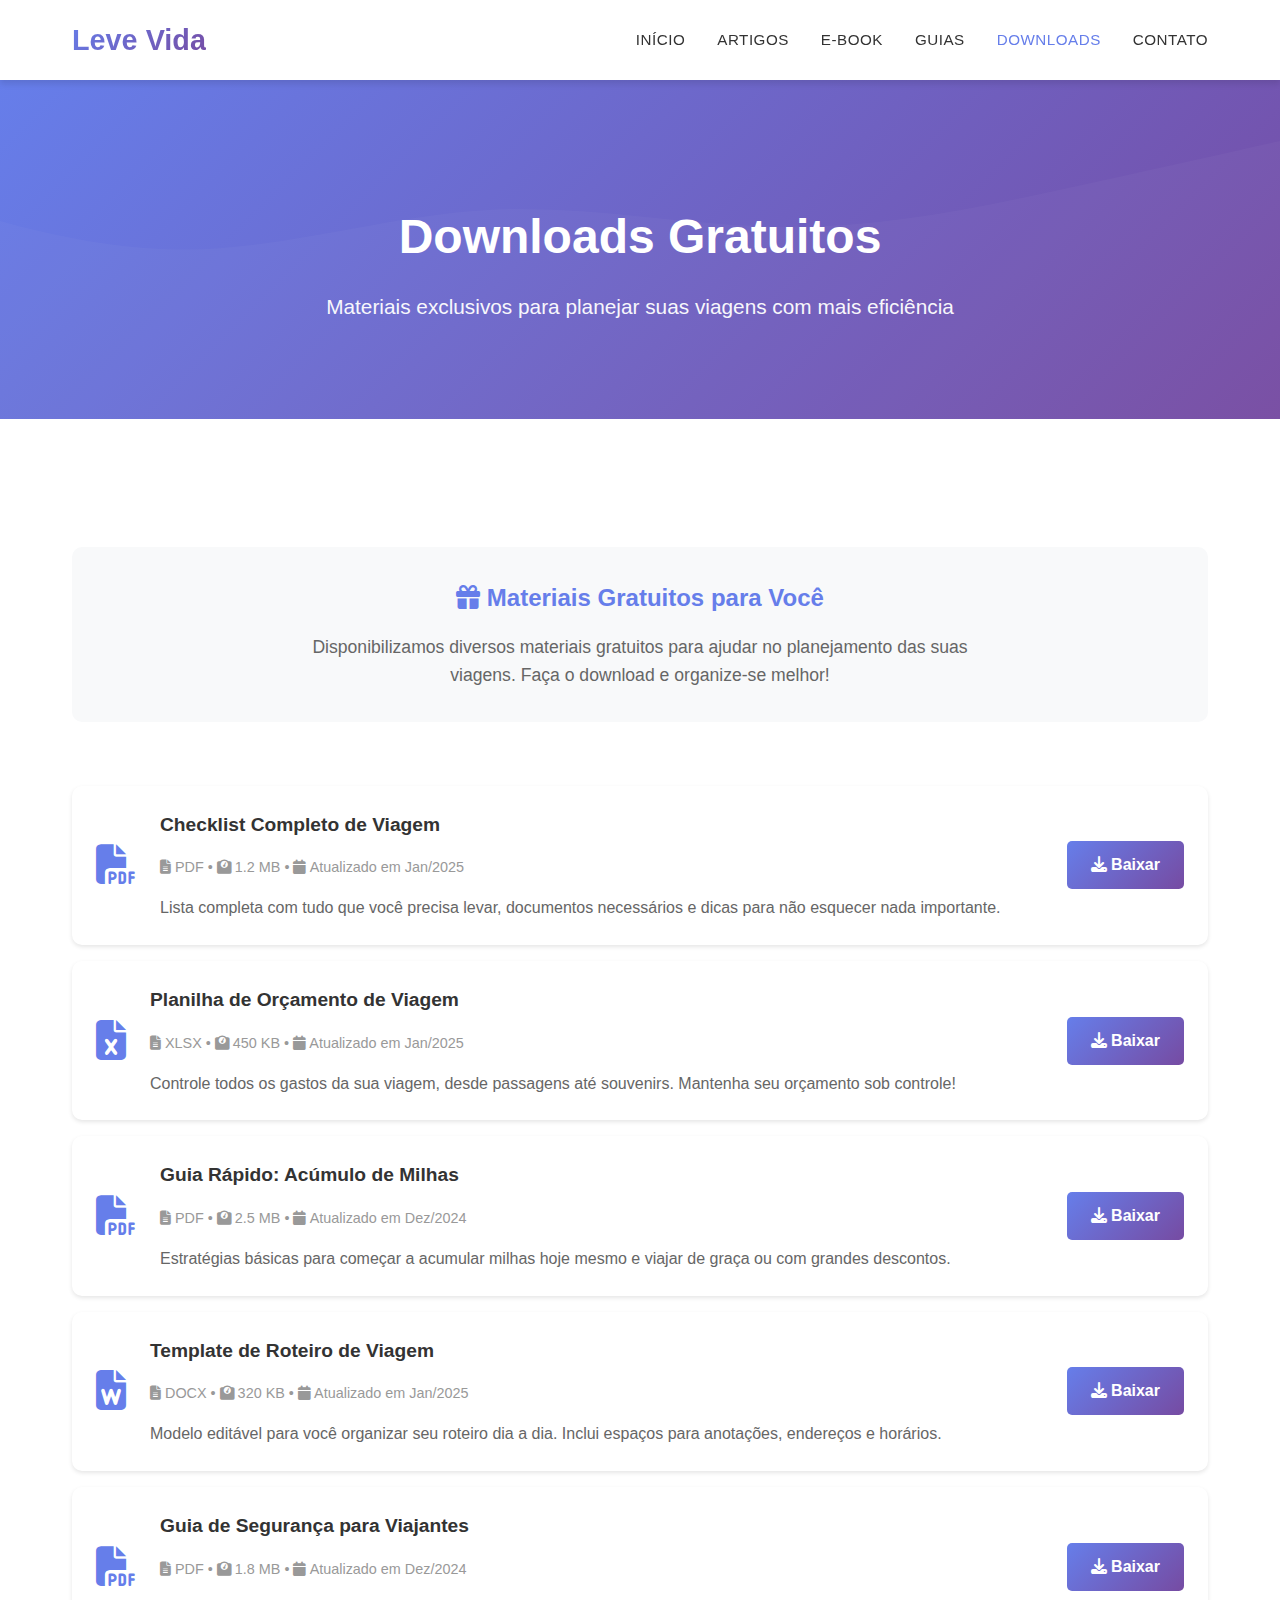
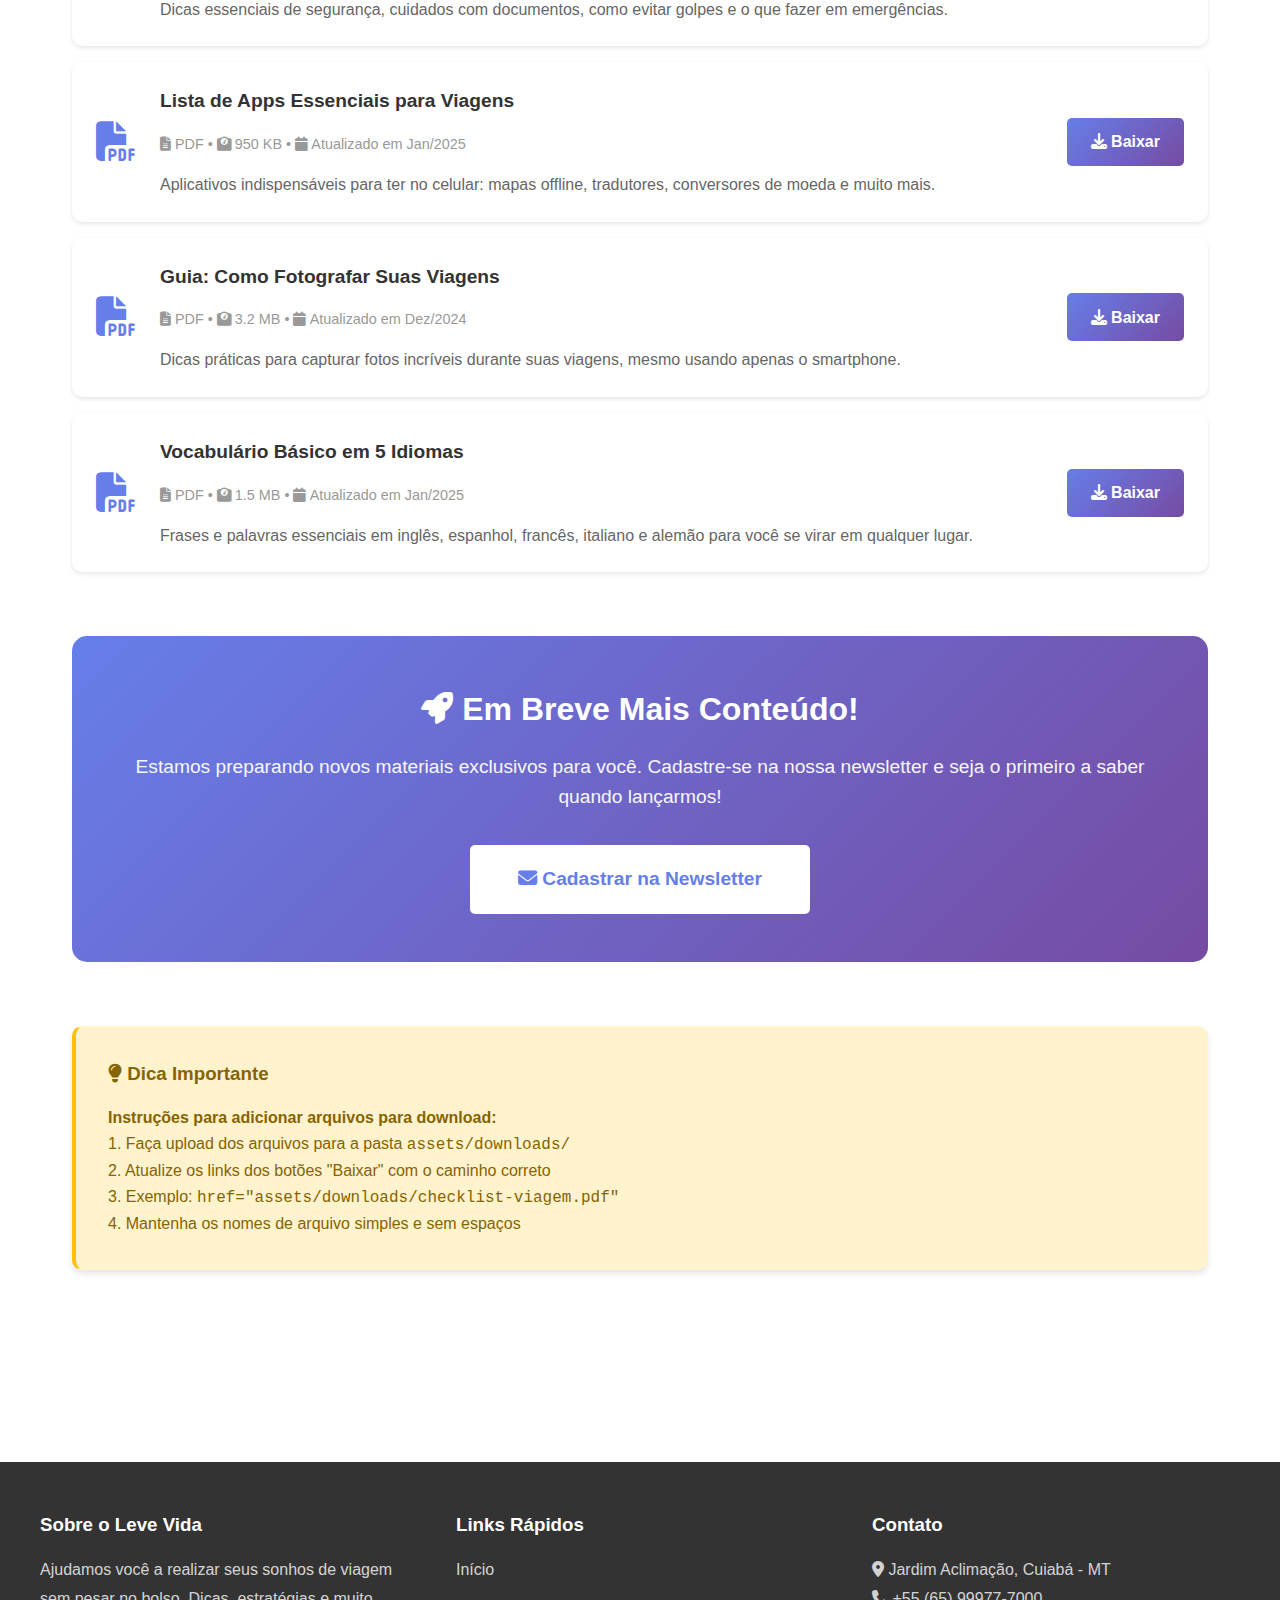
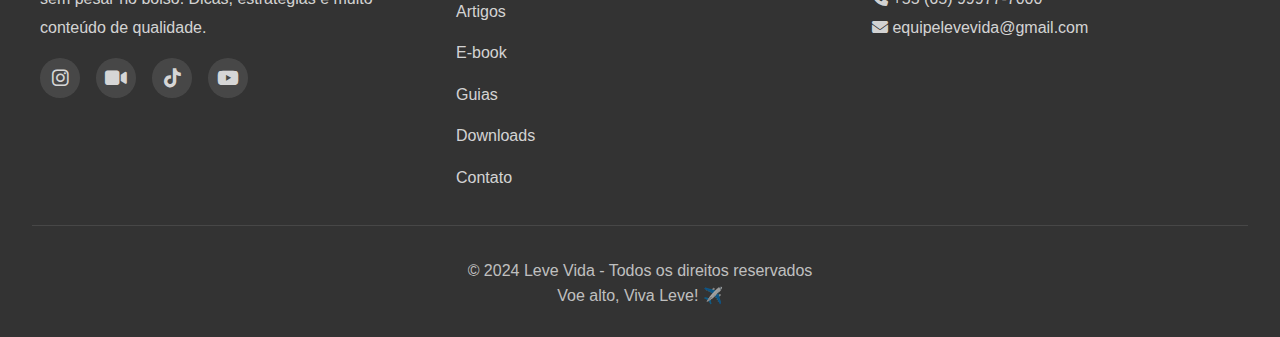
<file: levevida-site/downloads.html>
<!DOCTYPE html>
<html lang="pt-BR">
<head>
    <!-- ============================================
         META TAGS E CONFIGURAÇÕES BÁSICAS
         ============================================ -->
    <meta charset="UTF-8">
    <meta name="viewport" content="width=device-width, initial-scale=1.0">
    <meta http-equiv="X-UA-Compatible" content="IE=edge">
    
    <!-- SEO Meta Tags -->
    <meta name="description" content="Downloads gratuitos - Checklists, planilhas e guias para sua viagem. Leve Vida - Voe alto, Viva Leve!">
    <meta name="keywords" content="downloads viagem, checklist viagem, planilha orçamento, guias gratuitos">
    <meta name="author" content="Leve Vida">
    
    <title>Downloads - Leve Vida | Materiais Gratuitos para Viajantes</title>
    
    <!-- Favicon -->
    <link rel="icon" type="image/x-icon" href="assets/images/favicon.ico">
    
    <!-- Font Awesome Icons -->
    <link rel="stylesheet" href="https://cdnjs.cloudflare.com/ajax/libs/font-awesome/6.4.0/css/all.min.css">
    
    <!-- CSS Principal -->
    <link rel="stylesheet" href="assets/css/style.css">
</head>
<body>
    <!-- ============================================
         HEADER E NAVEGAÇÃO
         ============================================ -->
    <header class="header">
        <div class="header-container">
            <!-- Logo -->
            <div class="logo">
                <a href="index.html" class="logo-text">Leve Vida</a>
            </div>
            
            <!-- Menu de Navegação -->
            <nav>
                <ul class="nav-menu">
                    <li><a href="index.html" class="nav-link">INÍCIO</a></li>
                    <li><a href="artigos.html" class="nav-link">ARTIGOS</a></li>
                    <li><a href="e-book.html" class="nav-link">E-BOOK</a></li>
                    <li><a href="guias.html" class="nav-link">GUIAS</a></li>
                    <li><a href="downloads.html" class="nav-link active">DOWNLOADS</a></li>
                    <li><a href="contato.html" class="nav-link">CONTATO</a></li>
                </ul>
            </nav>
            
            <!-- Botão Hamburger (Mobile) -->
            <div class="hamburger">
                <span></span>
                <span></span>
                <span></span>
            </div>
        </div>
    </header>
    
    <!-- ============================================
         HERO SECTION
         ============================================ -->
    <section class="hero">
        <div class="hero-content">
            <h1>Downloads Gratuitos</h1>
            <p>Materiais exclusivos para planejar suas viagens com mais eficiência</p>
        </div>
    </section>
    
    <!-- ============================================
         CONTAINER PRINCIPAL
         ============================================ -->
    <div class="container">
        
        <!-- ============================================
             DESCRIÇÃO
             ============================================ -->
        <section id="downloads-intro">
            <div style="background: #f8f9fa; padding: 2rem; border-radius: 10px; text-align: center; margin-bottom: 3rem;">
                <h2 style="color: #667eea; margin-bottom: 1rem;">
                    <i class="fas fa-gift"></i> Materiais Gratuitos para Você
                </h2>
                <p style="font-size: 1.1rem; color: #666; max-width: 700px; margin: 0 auto;">
                    Disponibilizamos diversos materiais gratuitos para ajudar no planejamento das suas viagens. 
                    Faça o download e organize-se melhor!
                </p>
            </div>
        </section>
        
        <!-- ============================================
             LISTA DE DOWNLOADS
             ============================================ -->
        <section id="downloads-lista">
            
            <!-- Download Item 1 - Checklist -->
            <div class="download-item">
                <div class="download-icon">
                    <i class="fas fa-file-pdf"></i>
                </div>
                <div class="download-info">
                    <h3 class="download-title">Checklist Completo de Viagem</h3>
                    <p class="download-meta">
                        <i class="fas fa-file-alt"></i> PDF • 
                        <i class="fas fa-weight"></i> 1.2 MB • 
                        <i class="fas fa-calendar"></i> Atualizado em Jan/2025
                    </p>
                    <p style="color: #666; margin-top: 0.5rem;">
                        Lista completa com tudo que você precisa levar, documentos necessários e dicas 
                        para não esquecer nada importante.
                    </p>
                </div>
                <a href="#" class="download-btn" onclick="alert('Em breve disponível!'); return false;">
                    <i class="fas fa-download"></i> Baixar
                </a>
            </div>
            
            <!-- Download Item 2 - Planilha Orçamento -->
            <div class="download-item">
                <div class="download-icon">
                    <i class="fas fa-file-excel"></i>
                </div>
                <div class="download-info">
                    <h3 class="download-title">Planilha de Orçamento de Viagem</h3>
                    <p class="download-meta">
                        <i class="fas fa-file-alt"></i> XLSX • 
                        <i class="fas fa-weight"></i> 450 KB • 
                        <i class="fas fa-calendar"></i> Atualizado em Jan/2025
                    </p>
                    <p style="color: #666; margin-top: 0.5rem;">
                        Controle todos os gastos da sua viagem, desde passagens até souvenirs. 
                        Mantenha seu orçamento sob controle!
                    </p>
                </div>
                <a href="#" class="download-btn" onclick="alert('Em breve disponível!'); return false;">
                    <i class="fas fa-download"></i> Baixar
                </a>
            </div>
            
            <!-- Download Item 3 - Guia de Milhas -->
            <div class="download-item">
                <div class="download-icon">
                    <i class="fas fa-file-pdf"></i>
                </div>
                <div class="download-info">
                    <h3 class="download-title">Guia Rápido: Acúmulo de Milhas</h3>
                    <p class="download-meta">
                        <i class="fas fa-file-alt"></i> PDF • 
                        <i class="fas fa-weight"></i> 2.5 MB • 
                        <i class="fas fa-calendar"></i> Atualizado em Dez/2024
                    </p>
                    <p style="color: #666; margin-top: 0.5rem;">
                        Estratégias básicas para começar a acumular milhas hoje mesmo e viajar de graça 
                        ou com grandes descontos.
                    </p>
                </div>
                <a href="#" class="download-btn" onclick="alert('Em breve disponível!'); return false;">
                    <i class="fas fa-download"></i> Baixar
                </a>
            </div>
            
            <!-- Download Item 4 - Roteiro Modelo -->
            <div class="download-item">
                <div class="download-icon">
                    <i class="fas fa-file-word"></i>
                </div>
                <div class="download-info">
                    <h3 class="download-title">Template de Roteiro de Viagem</h3>
                    <p class="download-meta">
                        <i class="fas fa-file-alt"></i> DOCX • 
                        <i class="fas fa-weight"></i> 320 KB • 
                        <i class="fas fa-calendar"></i> Atualizado em Jan/2025
                    </p>
                    <p style="color: #666; margin-top: 0.5rem;">
                        Modelo editável para você organizar seu roteiro dia a dia. Inclui espaços para 
                        anotações, endereços e horários.
                    </p>
                </div>
                <a href="#" class="download-btn" onclick="alert('Em breve disponível!'); return false;">
                    <i class="fas fa-download"></i> Baixar
                </a>
            </div>
            
            <!-- Download Item 5 - Guia de Segurança -->
            <div class="download-item">
                <div class="download-icon">
                    <i class="fas fa-file-pdf"></i>
                </div>
                <div class="download-info">
                    <h3 class="download-title">Guia de Segurança para Viajantes</h3>
                    <p class="download-meta">
                        <i class="fas fa-file-alt"></i> PDF • 
                        <i class="fas fa-weight"></i> 1.8 MB • 
                        <i class="fas fa-calendar"></i> Atualizado em Dez/2024
                    </p>
                    <p style="color: #666; margin-top: 0.5rem;">
                        Dicas essenciais de segurança, cuidados com documentos, como evitar golpes 
                        e o que fazer em emergências.
                    </p>
                </div>
                <a href="#" class="download-btn" onclick="alert('Em breve disponível!'); return false;">
                    <i class="fas fa-download"></i> Baixar
                </a>
            </div>
            
            <!-- Download Item 6 - Lista de Apps -->
            <div class="download-item">
                <div class="download-icon">
                    <i class="fas fa-file-pdf"></i>
                </div>
                <div class="download-info">
                    <h3 class="download-title">Lista de Apps Essenciais para Viagens</h3>
                    <p class="download-meta">
                        <i class="fas fa-file-alt"></i> PDF • 
                        <i class="fas fa-weight"></i> 950 KB • 
                        <i class="fas fa-calendar"></i> Atualizado em Jan/2025
                    </p>
                    <p style="color: #666; margin-top: 0.5rem;">
                        Aplicativos indispensáveis para ter no celular: mapas offline, tradutores, 
                        conversores de moeda e muito mais.
                    </p>
                </div>
                <a href="#" class="download-btn" onclick="alert('Em breve disponível!'); return false;">
                    <i class="fas fa-download"></i> Baixar
                </a>
            </div>
            
            <!-- Download Item 7 - Guia de Fotografia -->
            <div class="download-item">
                <div class="download-icon">
                    <i class="fas fa-file-pdf"></i>
                </div>
                <div class="download-info">
                    <h3 class="download-title">Guia: Como Fotografar Suas Viagens</h3>
                    <p class="download-meta">
                        <i class="fas fa-file-alt"></i> PDF • 
                        <i class="fas fa-weight"></i> 3.2 MB • 
                        <i class="fas fa-calendar"></i> Atualizado em Dez/2024
                    </p>
                    <p style="color: #666; margin-top: 0.5rem;">
                        Dicas práticas para capturar fotos incríveis durante suas viagens, mesmo usando 
                        apenas o smartphone.
                    </p>
                </div>
                <a href="#" class="download-btn" onclick="alert('Em breve disponível!'); return false;">
                    <i class="fas fa-download"></i> Baixar
                </a>
            </div>
            
            <!-- Download Item 8 - Vocabulário de Viagem -->
            <div class="download-item">
                <div class="download-icon">
                    <i class="fas fa-file-pdf"></i>
                </div>
                <div class="download-info">
                    <h3 class="download-title">Vocabulário Básico em 5 Idiomas</h3>
                    <p class="download-meta">
                        <i class="fas fa-file-alt"></i> PDF • 
                        <i class="fas fa-weight"></i> 1.5 MB • 
                        <i class="fas fa-calendar"></i> Atualizado em Jan/2025
                    </p>
                    <p style="color: #666; margin-top: 0.5rem;">
                        Frases e palavras essenciais em inglês, espanhol, francês, italiano e alemão 
                        para você se virar em qualquer lugar.
                    </p>
                </div>
                <a href="#" class="download-btn" onclick="alert('Em breve disponível!'); return false;">
                    <i class="fas fa-download"></i> Baixar
                </a>
            </div>
            
        </section>
        
        <!-- ============================================
             INFORMATIVO
             ============================================ -->
        <section id="downloads-info" class="mt-3">
            <div style="background: linear-gradient(135deg, #667eea 0%, #764ba2 100%); 
                        color: white; padding: 3rem 2rem; border-radius: 15px; text-align: center;">
                <h2 style="font-size: 2rem; margin-bottom: 1rem;">
                    <i class="fas fa-rocket"></i> Em Breve Mais Conteúdo!
                </h2>
                <p style="font-size: 1.2rem; margin-bottom: 2rem; opacity: 0.95;">
                    Estamos preparando novos materiais exclusivos para você. Cadastre-se na nossa 
                    newsletter e seja o primeiro a saber quando lançarmos!
                </p>
                <a href="index.html#newsletter" class="btn btn-large" 
                   style="background: white; color: #667eea;">
                    <i class="fas fa-envelope"></i> Cadastrar na Newsletter
                </a>
            </div>
        </section>
        
        <!-- ============================================
             DICA IMPORTANTE
             ============================================ -->
        <section id="downloads-dica" class="mt-3">
            <div class="card" style="background: #fff3cd; border-left: 4px solid #ffc107;">
                <h3 style="color: #856404; margin-bottom: 1rem;">
                    <i class="fas fa-lightbulb"></i> Dica Importante
                </h3>
                <p style="color: #856404; margin: 0;">
                    <strong>Instruções para adicionar arquivos para download:</strong><br>
                    1. Faça upload dos arquivos para a pasta <code>assets/downloads/</code><br>
                    2. Atualize os links dos botões "Baixar" com o caminho correto<br>
                    3. Exemplo: <code>href="assets/downloads/checklist-viagem.pdf"</code><br>
                    4. Mantenha os nomes de arquivo simples e sem espaços
                </p>
            </div>
        </section>
        
    </div>
    
    <!-- ============================================
         FOOTER
         ============================================ -->
    <footer class="footer">
        <div class="footer-container">
            <!-- Sobre -->
            <div class="footer-section">
                <h3>Sobre o Leve Vida</h3>
                <p>
                    Ajudamos você a realizar seus sonhos de viagem sem pesar no bolso. 
                    Dicas, estratégias e muito conteúdo de qualidade.
                </p>
                <div class="social-media">
                    <a href="#" class="social-link" title="Instagram" aria-label="Instagram">
                        <i class="fab fa-instagram"></i>
                    </a>
                    <a href="#" class="social-link" title="Kwai" aria-label="Kwai">
                        <i class="fas fa-video"></i>
                    </a>
                    <a href="#" class="social-link" title="TikTok" aria-label="TikTok">
                        <i class="fab fa-tiktok"></i>
                    </a>
                    <a href="#" class="social-link" title="YouTube" aria-label="YouTube">
                        <i class="fab fa-youtube"></i>
                    </a>
                </div>
            </div>
            
            <!-- Links Rápidos -->
            <div class="footer-section">
                <h3>Links Rápidos</h3>
                <div class="footer-links">
                    <a href="index.html">Início</a>
                    <a href="artigos.html">Artigos</a>
                    <a href="e-book.html">E-book</a>
                    <a href="guias.html">Guias</a>
                    <a href="downloads.html">Downloads</a>
                    <a href="contato.html">Contato</a>
                </div>
            </div>
            
            <!-- Contato -->
            <div class="footer-section">
                <h3>Contato</h3>
                <p><i class="fas fa-map-marker-alt"></i> Jardim Aclimação, Cuiabá - MT</p>
                <p><i class="fas fa-phone"></i> +55 (65) 99977-7000</p>
                <p><i class="fas fa-envelope"></i> equipelevevida@gmail.com</p>
            </div>
        </div>
        
        <!-- Copyright -->
        <div class="footer-bottom">
            <p>&copy; 2024 Leve Vida - Todos os direitos reservados</p>
            <p>Voe alto, Viva Leve! ✈️</p>
        </div>
    </footer>
    
    <!-- ============================================
         JAVASCRIPT
         ============================================ -->
    <script src="assets/js/script.js"></script>
</body>
</html>
</file>
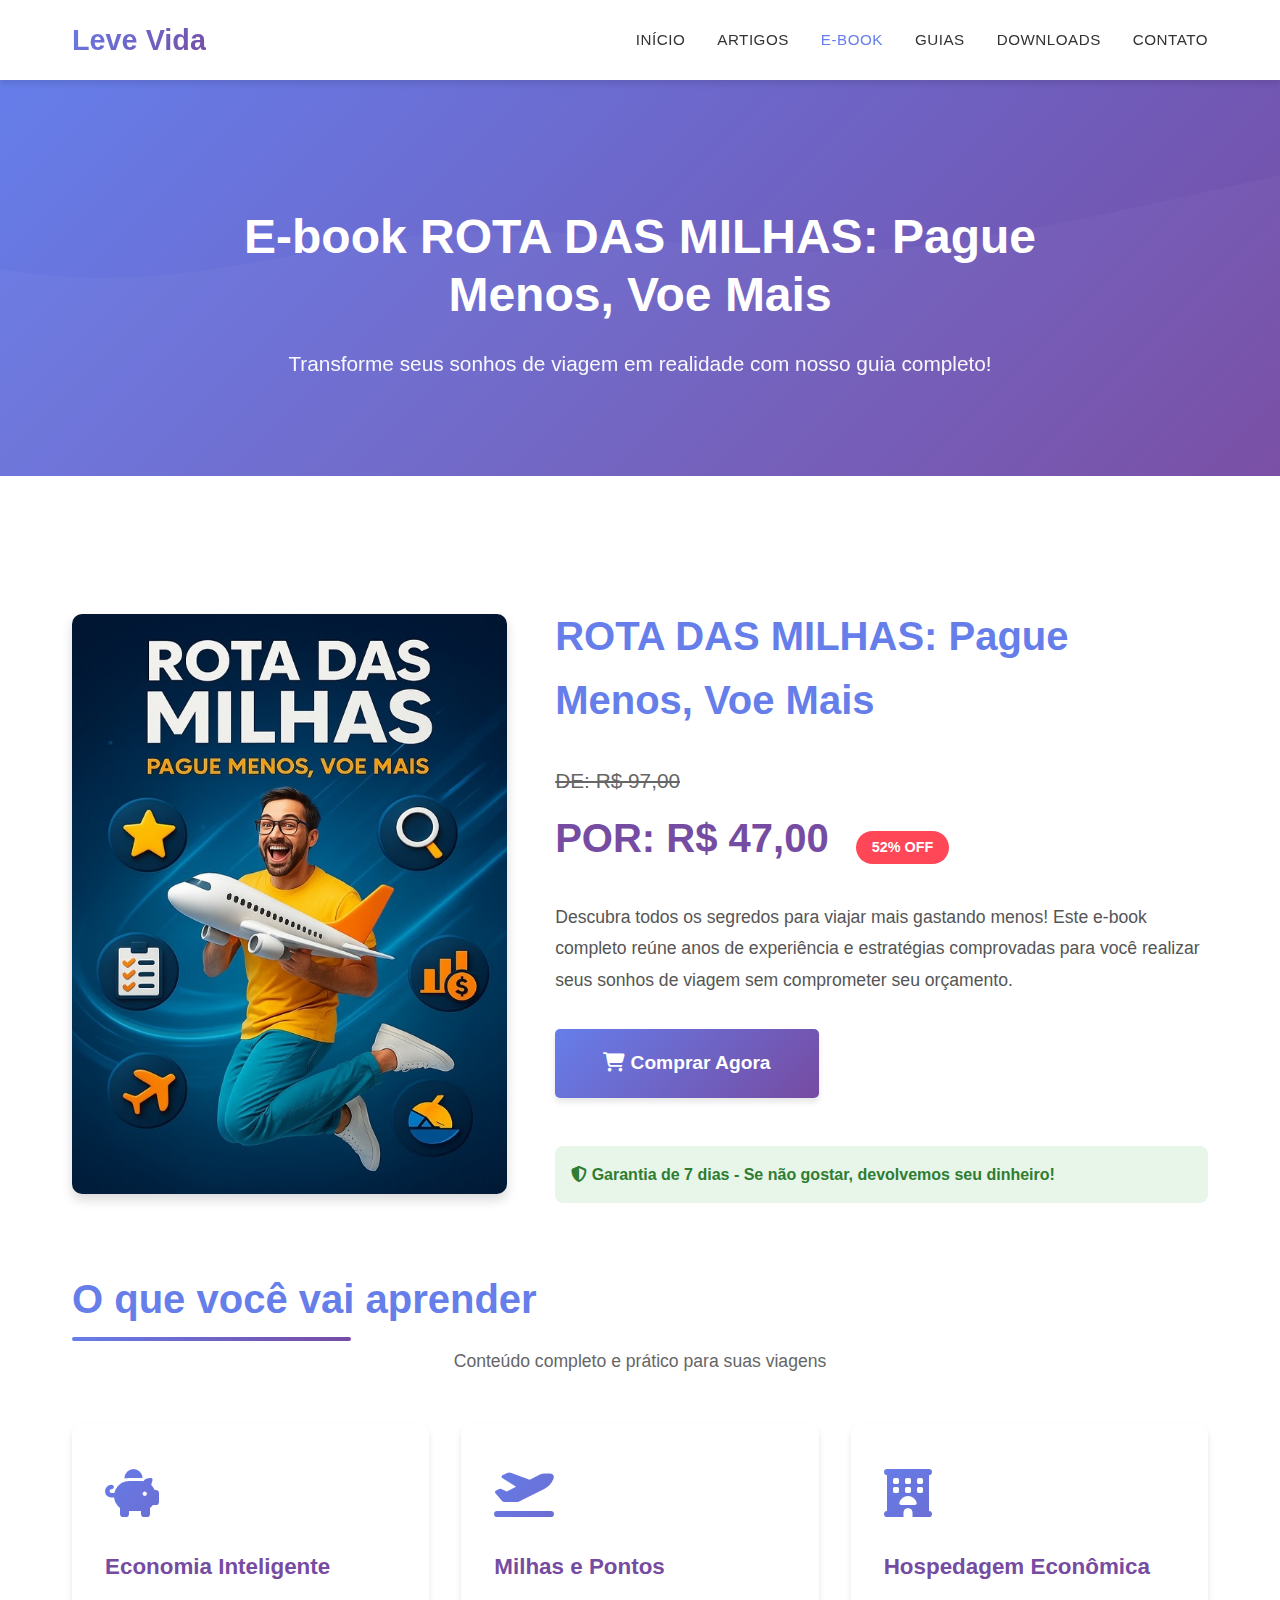
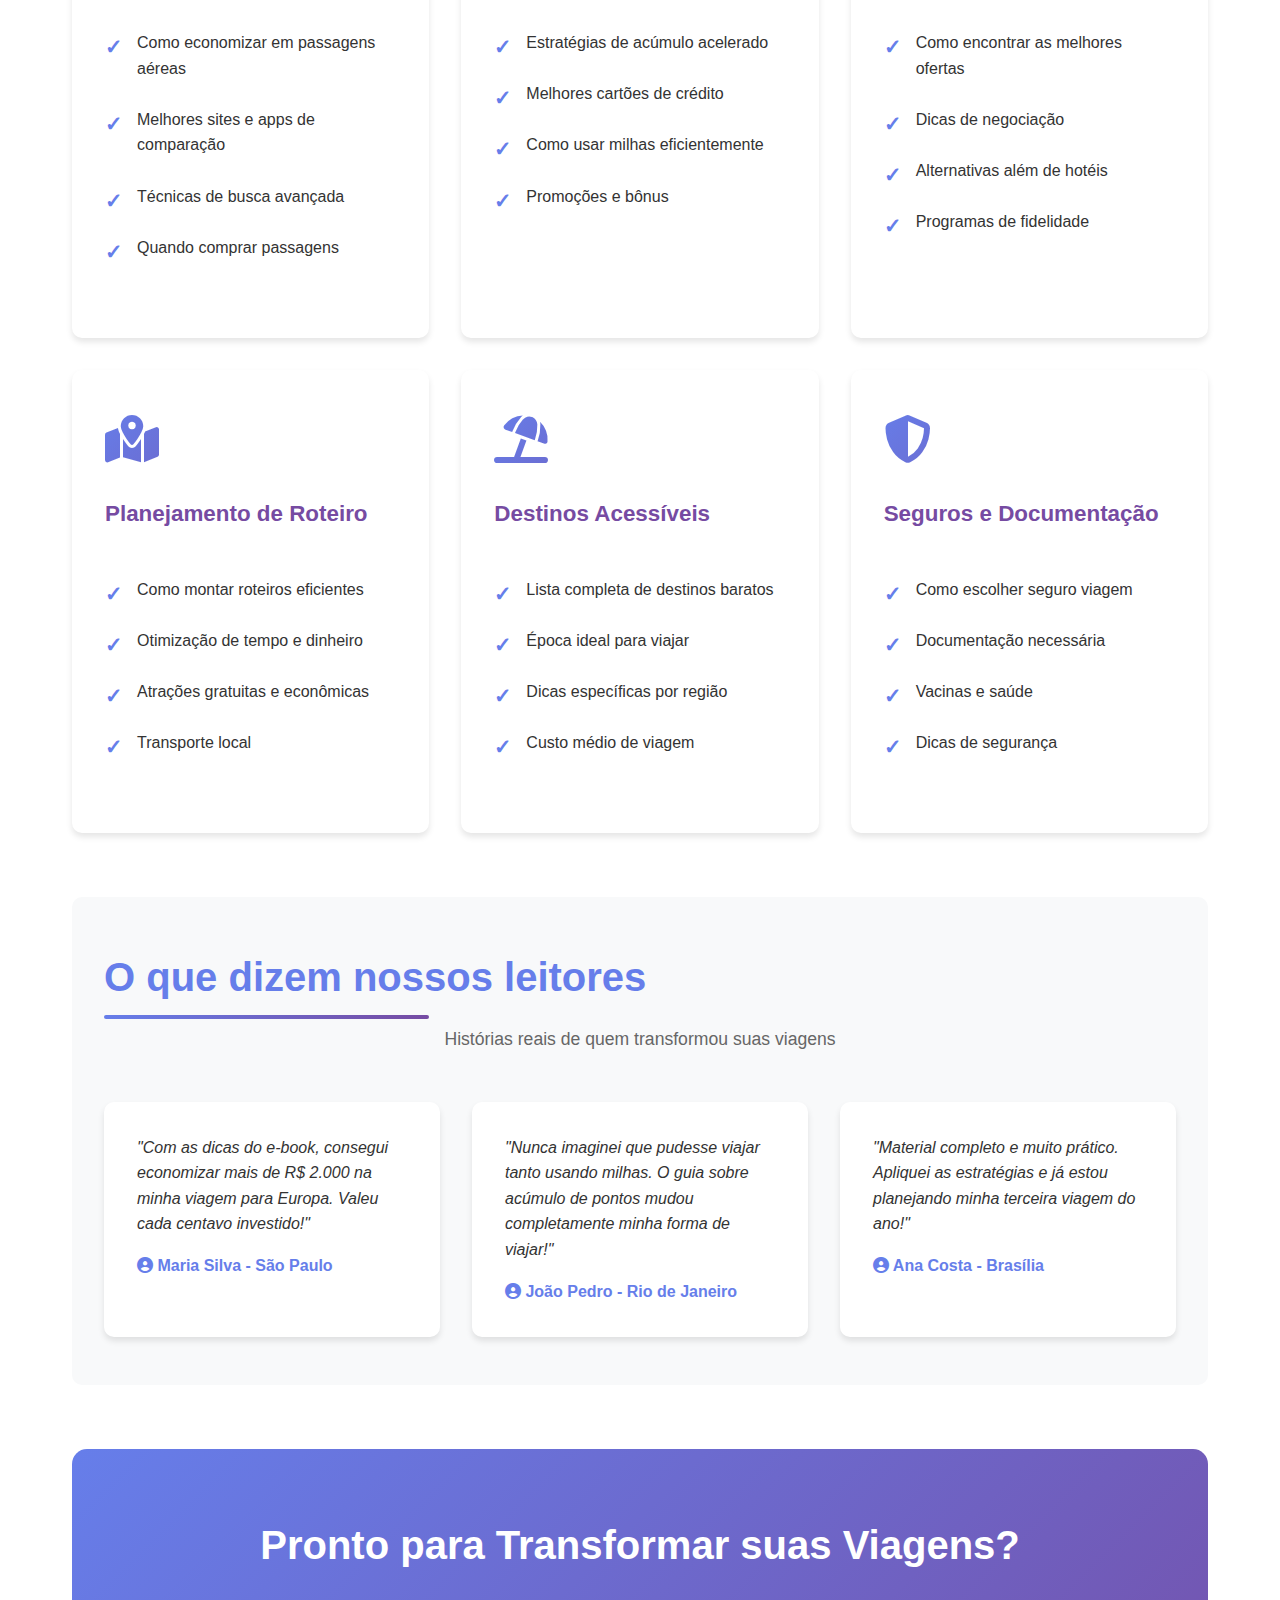
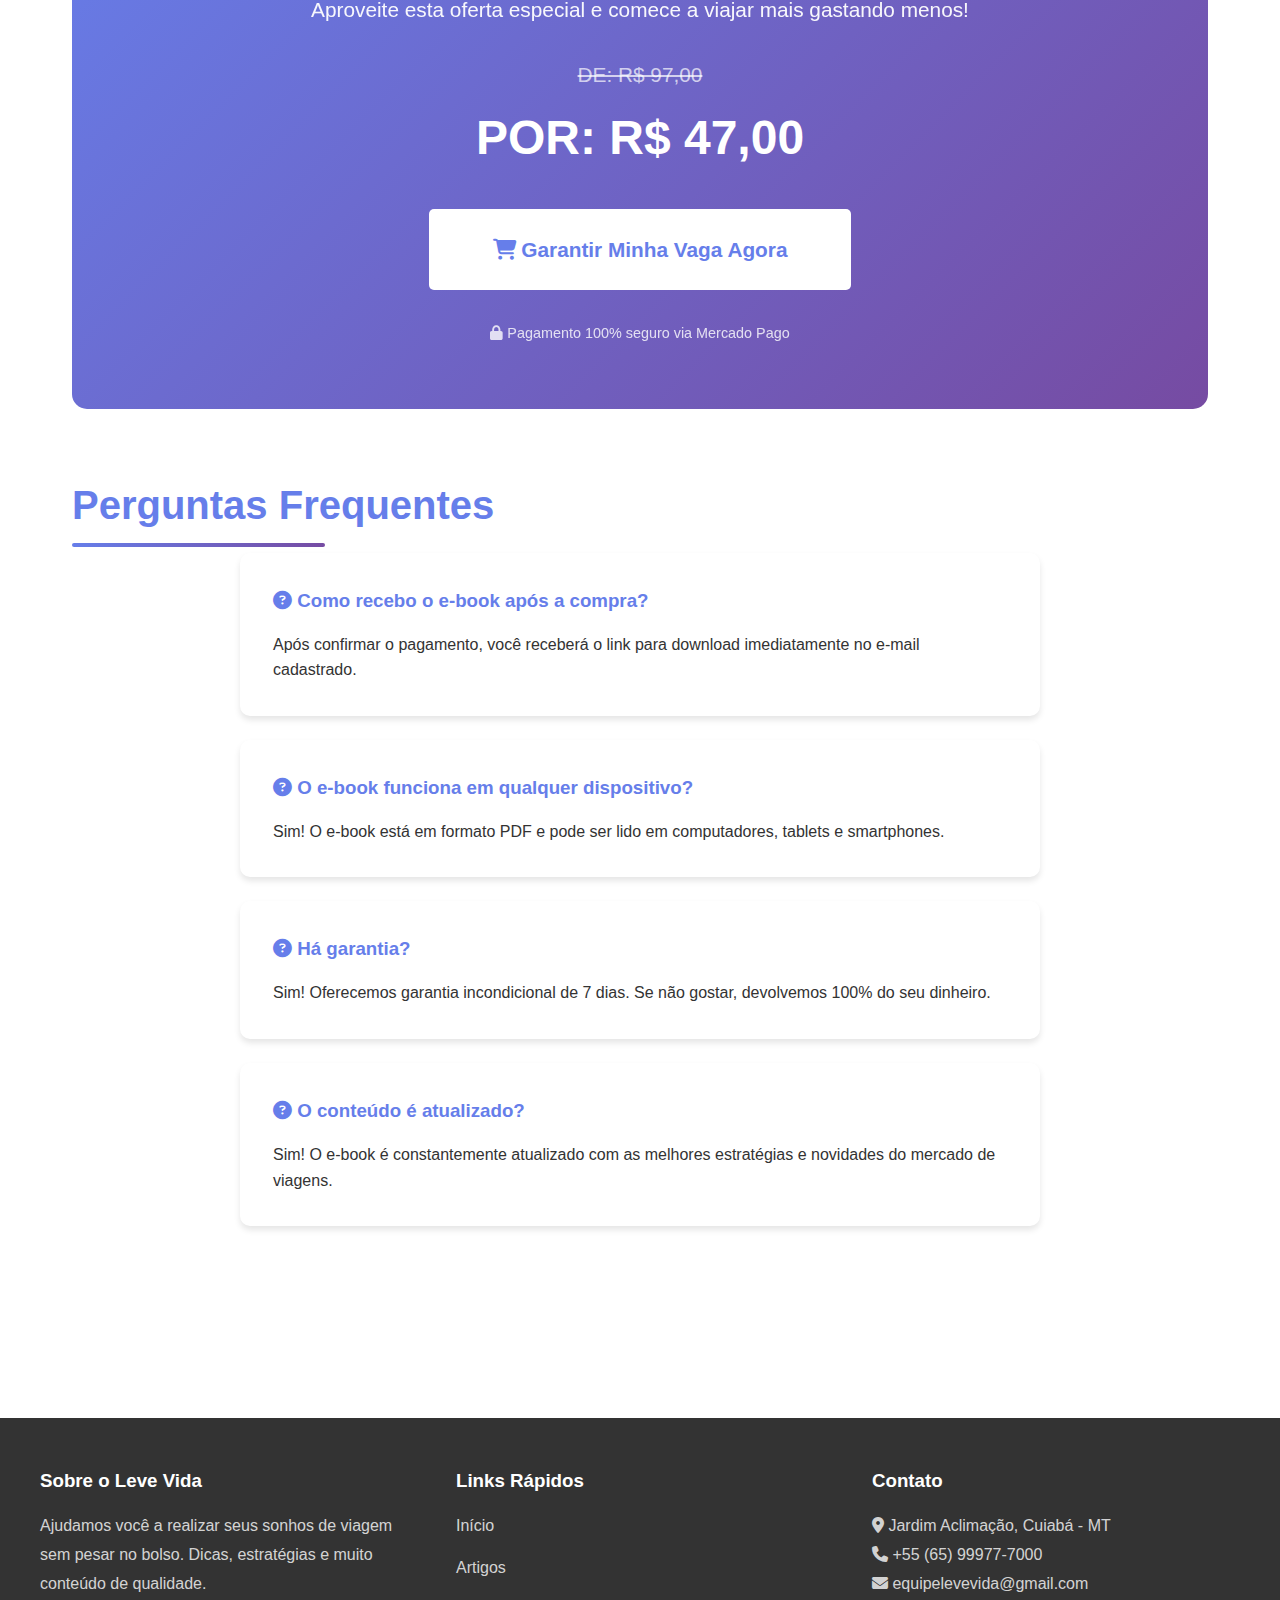
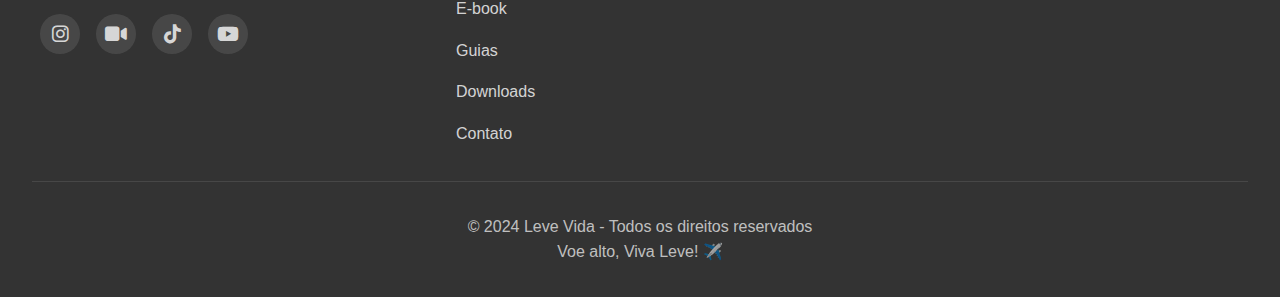
<file: levevida-site/e-book.html>
<!DOCTYPE html>
<html lang="pt-BR">
<head>
    <!-- ============================================
         META TAGS E CONFIGURAÇÕES BÁSICAS
         ============================================ -->
    <meta charset="UTF-8">
    <meta name="viewport" content="width=device-width, initial-scale=1.0">
    <meta http-equiv="X-UA-Compatible" content="IE=edge">
    
    <!-- SEO Meta Tags -->
    <meta name="description" content="E-book - ROTA DAS MILHAS: Pague Menos, Voe Mais.">
    <meta name="keywords" content="e-book viagem, guia de viagem, como economizar viajando, milhas aéreas, viagem barata">
    <meta name="author" content="Leve Vida">
    
    <title>E-book - ROTA DAS MILHAS: | Pague Menos, Voe Mais</title>
    
    <!-- Favicon -->
    <link rel="icon" type="image/x-icon" href="assets/images/favicon.ico">
    
    <!-- Font Awesome Icons -->
    <link rel="stylesheet" href="https://cdnjs.cloudflare.com/ajax/libs/font-awesome/6.4.0/css/all.min.css">
    
    <!-- CSS Principal -->
    <link rel="stylesheet" href="assets/css/style.css">
</head>
<body>
    <!-- ============================================
         HEADER E NAVEGAÇÃO
         ============================================ -->
    <header class="header">
        <div class="header-container">
            <!-- Logo -->
            <div class="logo">
                <a href="index.html" class="logo-text">Leve Vida</a>
            </div>
            
            <!-- Menu de Navegação -->
            <nav>
                <ul class="nav-menu">
                    <li><a href="index.html" class="nav-link">INÍCIO</a></li>
                    <li><a href="artigos.html" class="nav-link">ARTIGOS</a></li>
                    <li><a href="e-book.html" class="nav-link active">E-BOOK</a></li>
                    <li><a href="guias.html" class="nav-link">GUIAS</a></li>
                    <li><a href="downloads.html" class="nav-link">DOWNLOADS</a></li>
                    <li><a href="contato.html" class="nav-link">CONTATO</a></li>
                </ul>
            </nav>
            
            <!-- Botão Hamburger (Mobile) -->
            <div class="hamburger">
                <span></span>
                <span></span>
                <span></span>
            </div>
        </div>
    </header>
    
    <!-- ============================================
         HERO SECTION
         ============================================ -->
    <section class="hero">
        <div class="hero-content">
            <h1>E-book ROTA DAS MILHAS: Pague Menos, Voe Mais</h1>
            <p>Transforme seus sonhos de viagem em realidade com nosso guia completo!</p>
        </div>
    </section>
    
    <!-- ============================================
         CONTAINER PRINCIPAL
         ============================================ -->
    <div class="container">
        
        <!-- ============================================
             APRESENTAÇÃO DO E-BOOK
             ============================================ -->
        <section id="ebook-apresentacao">
            <div class="ebook-showcase">
                <!-- Capa do E-book -->
                <div class="ebook-cover">
                    <!-- 
                        INSTRUÇÕES PARA ADICIONAR A CAPA:
                        1. Faça upload da imagem da capa para: assets/images/ebook-capa.jpg
                        2. A imagem aparecerá automaticamente aqui
                        3. Tamanho recomendado: 600x800px
                        4. Formato: JPG ou PNG
                    -->
                    <img src="assets/images/ebook-capa.jpg" alt="Capa do E-book Leve Vida" 
                         onerror="this.src='https://via.placeholder.com/600x800/667eea/ffffff?text=E-book+Leve+Vida'">
                </div>
                
                <!-- Detalhes do E-book -->
                <div class="ebook-details">
                    <h1>ROTA DAS MILHAS: Pague Menos, Voe Mais</h1>
                    
                    <!-- Preço e Promoção -->
                    <div class="ebook-price">
                        <span class="price-old">DE: R$ 97,00</span>
                        <span class="price-new">
                            POR: R$ 47,00
                            <span class="price-discount">52% OFF</span>
                        </span>
                    </div>
                    
                    <!-- Descrição -->
                    <p style="margin: 2rem 0; font-size: 1.1rem; line-height: 1.8; color: #555;">
                        Descubra todos os segredos para viajar mais gastando menos! Este e-book completo 
                        reúne anos de experiência e estratégias comprovadas para você realizar seus sonhos 
                        de viagem sem comprometer seu orçamento.
                    </p>
                    
                    <!-- Botão de Compra -->
                    <a href="checkout-ebook.html" 
                       class="btn btn-primary btn-large" style="display: inline-block; margin-bottom: 2rem;">
                        <i class="fas fa-shopping-cart"></i> Comprar Agora
                    </a>
                    
                    <!-- Garantia -->
                    <div style="background: #e8f5e9; padding: 1rem; border-radius: 8px; margin-top: 1rem;">
                        <p style="margin: 0; color: #2e7d32; font-weight: 600;">
                            <i class="fas fa-shield-alt"></i> Garantia de 7 dias - Se não gostar, devolvemos seu dinheiro!
                        </p>
                    </div>
                </div>
            </div>
        </section>
        
        <!-- ============================================
             BENEFÍCIOS DO E-BOOK
             ============================================ -->
        <section id="ebook-beneficios" class="mt-3">
            <h2 class="section-title text-center">O que você vai aprender</h2>
            <p class="section-subtitle text-center">Conteúdo completo e prático para suas viagens</p>
            
            <div class="cards-grid">
                <!-- Benefício 1 -->
                <article class="card">
                    <div class="card-icon">
                        <i class="fas fa-piggy-bank"></i>
                    </div>
                    <h3 class="card-title">Economia Inteligente</h3>
                    <ul class="benefits-list">
                        <li>Como economizar em passagens aéreas</li>
                        <li>Melhores sites e apps de comparação</li>
                        <li>Técnicas de busca avançada</li>
                        <li>Quando comprar passagens</li>
                    </ul>
                </article>
                
                <!-- Benefício 2 -->
                <article class="card">
                    <div class="card-icon">
                        <i class="fas fa-plane-departure"></i>
                    </div>
                    <h3 class="card-title">Milhas e Pontos</h3>
                    <ul class="benefits-list">
                        <li>Estratégias de acúmulo acelerado</li>
                        <li>Melhores cartões de crédito</li>
                        <li>Como usar milhas eficientemente</li>
                        <li>Promoções e bônus</li>
                    </ul>
                </article>
                
                <!-- Benefício 3 -->
                <article class="card">
                    <div class="card-icon">
                        <i class="fas fa-hotel"></i>
                    </div>
                    <h3 class="card-title">Hospedagem Econômica</h3>
                    <ul class="benefits-list">
                        <li>Como encontrar as melhores ofertas</li>
                        <li>Dicas de negociação</li>
                        <li>Alternativas além de hotéis</li>
                        <li>Programas de fidelidade</li>
                    </ul>
                </article>
                
                <!-- Benefício 4 -->
                <article class="card">
                    <div class="card-icon">
                        <i class="fas fa-map-marked-alt"></i>
                    </div>
                    <h3 class="card-title">Planejamento de Roteiro</h3>
                    <ul class="benefits-list">
                        <li>Como montar roteiros eficientes</li>
                        <li>Otimização de tempo e dinheiro</li>
                        <li>Atrações gratuitas e econômicas</li>
                        <li>Transporte local</li>
                    </ul>
                </article>
                
                <!-- Benefício 5 -->
                <article class="card">
                    <div class="card-icon">
                        <i class="fas fa-umbrella-beach"></i>
                    </div>
                    <h3 class="card-title">Destinos Acessíveis</h3>
                    <ul class="benefits-list">
                        <li>Lista completa de destinos baratos</li>
                        <li>Época ideal para viajar</li>
                        <li>Dicas específicas por região</li>
                        <li>Custo médio de viagem</li>
                    </ul>
                </article>
                
                <!-- Benefício 6 -->
                <article class="card">
                    <div class="card-icon">
                        <i class="fas fa-shield-alt"></i>
                    </div>
                    <h3 class="card-title">Seguros e Documentação</h3>
                    <ul class="benefits-list">
                        <li>Como escolher seguro viagem</li>
                        <li>Documentação necessária</li>
                        <li>Vacinas e saúde</li>
                        <li>Dicas de segurança</li>
                    </ul>
                </article>
            </div>
        </section>
        
        <!-- ============================================
             DEPOIMENTOS (Seção preparada para futuros depoimentos)
             ============================================ -->
        <section id="depoimentos" class="mt-3" style="background: #f8f9fa; padding: 3rem 2rem; border-radius: 10px;">
            <h2 class="section-title text-center">O que dizem nossos leitores</h2>
            <p class="section-subtitle text-center">Histórias reais de quem transformou suas viagens</p>
            
            <div class="cards-grid">
                <!-- Depoimento 1 -->
                <div class="card">
                    <p style="font-style: italic; margin-bottom: 1rem;">
                        "Com as dicas do e-book, consegui economizar mais de R$ 2.000 na minha viagem para Europa. 
                        Valeu cada centavo investido!"
                    </p>
                    <p style="font-weight: 600; color: #667eea;">
                        <i class="fas fa-user-circle"></i> Maria Silva - São Paulo
                    </p>
                </div>
                
                <!-- Depoimento 2 -->
                <div class="card">
                    <p style="font-style: italic; margin-bottom: 1rem;">
                        "Nunca imaginei que pudesse viajar tanto usando milhas. O guia sobre acúmulo de pontos 
                        mudou completamente minha forma de viajar!"
                    </p>
                    <p style="font-weight: 600; color: #667eea;">
                        <i class="fas fa-user-circle"></i> João Pedro - Rio de Janeiro
                    </p>
                </div>
                
                <!-- Depoimento 3 -->
                <div class="card">
                    <p style="font-style: italic; margin-bottom: 1rem;">
                        "Material completo e muito prático. Apliquei as estratégias e já estou planejando 
                        minha terceira viagem do ano!"
                    </p>
                    <p style="font-weight: 600; color: #667eea;">
                        <i class="fas fa-user-circle"></i> Ana Costa - Brasília
                    </p>
                </div>
            </div>
        </section>
        
        <!-- ============================================
             CALL TO ACTION FINAL
             ============================================ -->
        <section id="cta-final" class="mt-3 text-center">
            <div style="background: linear-gradient(135deg, #667eea 0%, #764ba2 100%); 
                        color: white; padding: 4rem 2rem; border-radius: 15px;">
                <h2 style="font-size: 2.5rem; margin-bottom: 1rem;">
                    Pronto para Transformar suas Viagens?
                </h2>
                <p style="font-size: 1.3rem; margin-bottom: 2rem; opacity: 0.95;">
                    Aproveite esta oferta especial e comece a viajar mais gastando menos!
                </p>
                
                <div class="ebook-price" style="margin-bottom: 2rem;">
                    <span class="price-old" style="color: rgba(255,255,255,0.7);">DE: R$ 97,00</span>
                    <span class="price-new" style="color: white; font-size: 3rem;">
                        POR: R$ 47,00
                    </span>
                </div>
                
                <a href="checkout-ebook.html" 
                   class="btn btn-large" 
                   style="background: white; color: #667eea; font-size: 1.3rem; padding: 1.5rem 4rem;">
                    <i class="fas fa-shopping-cart"></i> Garantir Minha Vaga Agora
                </a>
                
                <p style="margin-top: 2rem; font-size: 0.9rem; opacity: 0.8;">
                    <i class="fas fa-lock"></i> Pagamento 100% seguro via Mercado Pago
                </p>
            </div>
        </section>
        
        <!-- ============================================
             FAQ
             ============================================ -->
        <section id="faq" class="mt-3">
            <h2 class="section-title text-center">Perguntas Frequentes</h2>
            
            <div style="max-width: 800px; margin: 0 auto;">
                <div class="card" style="margin-bottom: 1.5rem;">
                    <h3 style="color: #667eea; margin-bottom: 1rem;">
                        <i class="fas fa-question-circle"></i> Como recebo o e-book após a compra?
                    </h3>
                    <p>Após confirmar o pagamento, você receberá o link para download imediatamente no e-mail cadastrado.</p>
                </div>
                
                <div class="card" style="margin-bottom: 1.5rem;">
                    <h3 style="color: #667eea; margin-bottom: 1rem;">
                        <i class="fas fa-question-circle"></i> O e-book funciona em qualquer dispositivo?
                    </h3>
                    <p>Sim! O e-book está em formato PDF e pode ser lido em computadores, tablets e smartphones.</p>
                </div>
                
                <div class="card" style="margin-bottom: 1.5rem;">
                    <h3 style="color: #667eea; margin-bottom: 1rem;">
                        <i class="fas fa-question-circle"></i> Há garantia?
                    </h3>
                    <p>Sim! Oferecemos garantia incondicional de 7 dias. Se não gostar, devolvemos 100% do seu dinheiro.</p>
                </div>
                
                <div class="card" style="margin-bottom: 1.5rem;">
                    <h3 style="color: #667eea; margin-bottom: 1rem;">
                        <i class="fas fa-question-circle"></i> O conteúdo é atualizado?
                    </h3>
                    <p>Sim! O e-book é constantemente atualizado com as melhores estratégias e novidades do mercado de viagens.</p>
                </div>
            </div>
        </section>
        
    </div>
    
    <!-- ============================================
         FOOTER
         ============================================ -->
    <footer class="footer">
        <div class="footer-container">
            <!-- Sobre -->
            <div class="footer-section">
                <h3>Sobre o Leve Vida</h3>
                <p>
                    Ajudamos você a realizar seus sonhos de viagem sem pesar no bolso. 
                    Dicas, estratégias e muito conteúdo de qualidade.
                </p>
                <div class="social-media">
                    <a href="#" class="social-link" title="Instagram" aria-label="Instagram">
                        <i class="fab fa-instagram"></i>
                    </a>
                    <a href="#" class="social-link" title="Kwai" aria-label="Kwai">
                        <i class="fas fa-video"></i>
                    </a>
                    <a href="#" class="social-link" title="TikTok" aria-label="TikTok">
                        <i class="fab fa-tiktok"></i>
                    </a>
                    <a href="#" class="social-link" title="YouTube" aria-label="YouTube">
                        <i class="fab fa-youtube"></i>
                    </a>
                </div>
            </div>
            
            <!-- Links Rápidos -->
            <div class="footer-section">
                <h3>Links Rápidos</h3>
                <div class="footer-links">
                    <a href="index.html">Início</a>
                    <a href="artigos.html">Artigos</a>
                    <a href="e-book.html">E-book</a>
                    <a href="guias.html">Guias</a>
                    <a href="downloads.html">Downloads</a>
                    <a href="contato.html">Contato</a>
                </div>
            </div>
            
            <!-- Contato -->
            <div class="footer-section">
                <h3>Contato</h3>
                <p><i class="fas fa-map-marker-alt"></i> Jardim Aclimação, Cuiabá - MT</p>
                <p><i class="fas fa-phone"></i> +55 (65) 99977-7000</p>
                <p><i class="fas fa-envelope"></i> equipelevevida@gmail.com</p>
            </div>
        </div>
        
        <!-- Copyright -->
        <div class="footer-bottom">
            <p>&copy; 2024 Leve Vida - Todos os direitos reservados</p>
            <p>Voe alto, Viva Leve! ✈️</p>
        </div>
    </footer>
    
    <!-- ============================================
         JAVASCRIPT
         ============================================ -->
    <script src="assets/js/script.js"></script>
</body>
</html>
</file>
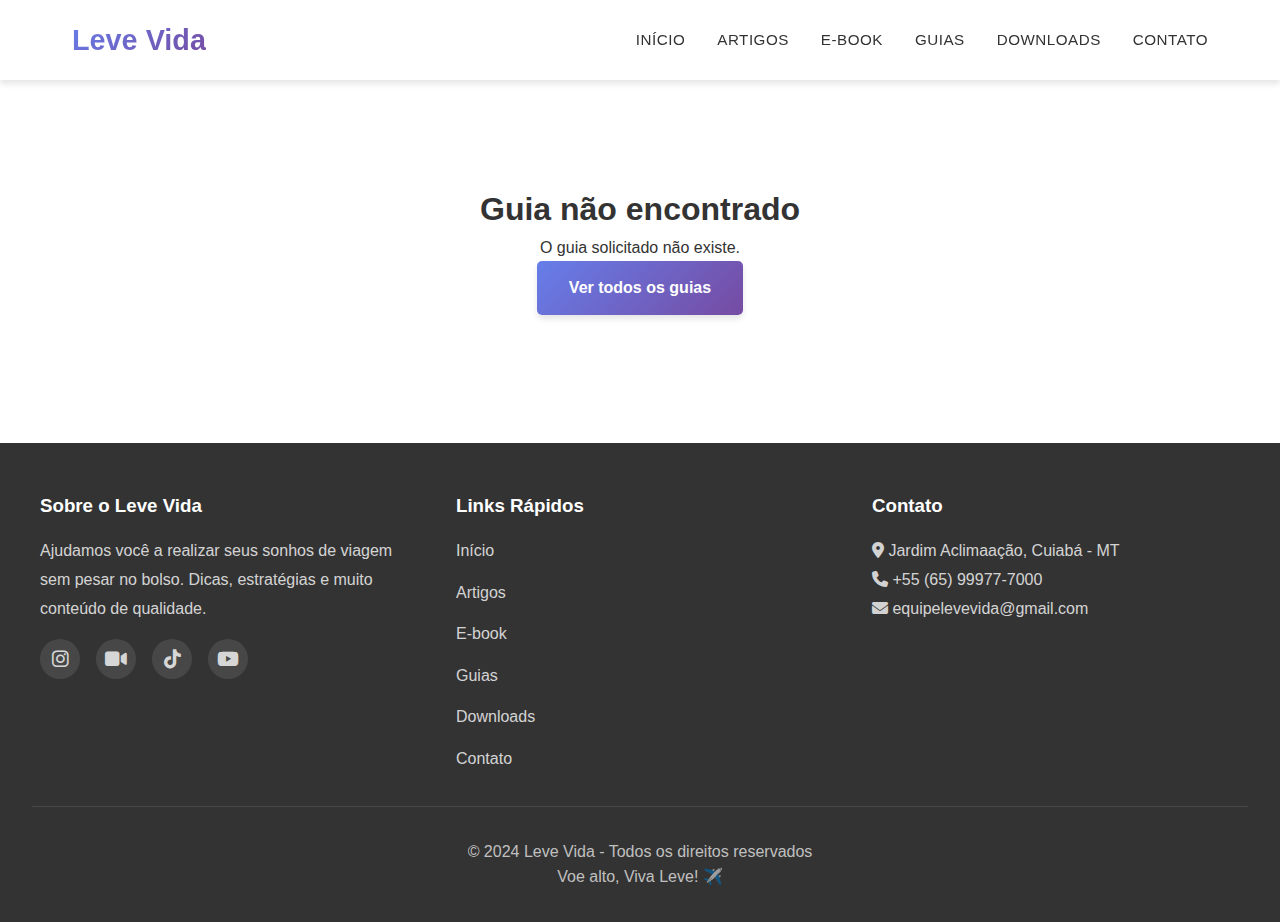
<file: levevida-site/guia.html>
<!DOCTYPE html>
<html lang="pt-BR">
<head>
    <meta charset="UTF-8">
    <meta name="viewport" content="width=device-width, initial-scale=1.0">
    <meta http-equiv="X-UA-Compatible" content="IE=edge">
    
    <!-- SEO Meta Tags (serão atualizados dinamicamente) -->
    <meta name="description" content="Guia de viagem completo - Leve Vida">
    <meta name="keywords" content="viagem, turismo, guia, dicas">
    <meta name="author" content="Leve Vida">
    
    <title>Guia de Viagem | Leve Vida</title>
    
    <link rel="icon" type="image/x-icon" href="assets/images/favicon.ico">
    <link rel="stylesheet" href="https://cdnjs.cloudflare.com/ajax/libs/font-awesome/6.4.0/css/all.min.css">
    <link rel="stylesheet" href="assets/css/style.css">
    
    <style>
        /* Estilos específicos para guias */
        .guide-header {
            background: linear-gradient(135deg, rgba(102, 126, 234, 0.95) 0%, rgba(118, 75, 162, 0.95) 100%);
            color: white;
            padding: 6rem 2rem 4rem;
            margin-top: 80px;
            text-align: center;
        }
        
        .guide-hero-content {
            max-width: 900px;
            margin: 0 auto;
        }
        
        .guide-hero-content h1 {
            font-size: clamp(2rem, 5vw, 3.5rem);
            margin-bottom: 1rem;
            text-shadow: 2px 2px 4px rgba(0,0,0,0.3);
        }
        
        .guide-hero-content .subtitle {
            font-size: clamp(1.1rem, 2vw, 1.4rem);
            margin-bottom: 2rem;
            opacity: 0.95;
        }
        
        .guide-meta {
            display: flex;
            gap: 2rem;
            justify-content: center;
            flex-wrap: wrap;
            margin-top: 2rem;
        }
        
        .guide-meta-item {
            display: flex;
            align-items: center;
            gap: 0.5rem;
            background: rgba(255, 255, 255, 0.2);
            padding: 0.7rem 1.5rem;
            border-radius: 25px;
            backdrop-filter: blur(10px);
        }
        
        .guide-image {
            width: 100%;
            height: 400px;
            object-fit: cover;
            border-radius: 15px;
            margin: 2rem 0;
            box-shadow: 0 8px 20px rgba(0,0,0,0.15);
        }
        
        .guide-section {
            margin: 4rem 0;
        }
        
        .section-icon {
            font-size: 2.5rem;
            margin-bottom: 1rem;
            background: var(--gradient-primary);
            -webkit-background-clip: text;
            -webkit-text-fill-color: transparent;
            background-clip: text;
        }
        
        .beach-card {
            background: white;
            border-radius: 15px;
            overflow: hidden;
            box-shadow: 0 4px 12px rgba(0,0,0,0.1);
            margin-bottom: 2rem;
            transition: transform 0.3s;
        }
        
        .beach-card:hover {
            transform: translateY(-5px);
            box-shadow: 0 8px 20px rgba(0,0,0,0.15);
        }
        
        .beach-card img {
            width: 100%;
            height: 300px;
            object-fit: cover;
        }
        
        .beach-card-content {
            padding: 2rem;
        }
        
        .beach-card h3 {
            color: var(--color-secondary);
            margin-bottom: 1rem;
            font-size: 1.8rem;
        }
        
        .info-box {
            background: linear-gradient(135deg, #e8f5e9 0%, #f1f8e9 100%);
            border-left: 5px solid #4caf50;
            padding: 1.5rem;
            border-radius: 8px;
            margin: 2rem 0;
        }
        
        .warning-box {
            background: linear-gradient(135deg, #fff3e0 0%, #ffe0b2 100%);
            border-left: 5px solid #ff9800;
            padding: 1.5rem;
            border-radius: 8px;
            margin: 2rem 0;
        }
        
        .tip-box {
            background: linear-gradient(135deg, #e3f2fd 0%, #bbdefb 100%);
            border-left: 5px solid #2196f3;
            padding: 1.5rem;
            border-radius: 8px;
            margin: 2rem 0;
        }
        
        .table-responsive {
            overflow-x: auto;
            margin: 2rem 0;
        }
        
        .guide-table {
            width: 100%;
            border-collapse: collapse;
            background: white;
            border-radius: 10px;
            overflow: hidden;
            box-shadow: 0 4px 12px rgba(0,0,0,0.1);
        }
        
        .guide-table thead {
            background: var(--gradient-primary);
            color: white;
        }
        
        .guide-table th,
        .guide-table td {
            padding: 1rem;
            text-align: left;
            border-bottom: 1px solid #e0e0e0;
        }
        
        .guide-table tbody tr:hover {
            background-color: #f5f5f5;
        }
        
        .activity-grid {
            display: grid;
            grid-template-columns: repeat(auto-fit, minmax(150px, 1fr));
            gap: 1rem;
            margin: 1.5rem 0;
        }
        
        .activity-item {
            background: #f8f9fa;
            padding: 1rem;
            border-radius: 8px;
            text-align: center;
        }
        
        .cuisine-list {
            display: grid;
            grid-template-columns: repeat(auto-fit, minmax(280px, 1fr));
            gap: 1.5rem;
            margin: 2rem 0;
        }
        
        .cuisine-item {
            background: white;
            border-radius: 12px;
            overflow: hidden;
            box-shadow: 0 4px 12px rgba(0,0,0,0.1);
        }
        
        .cuisine-item img {
            width: 100%;
            height: 200px;
            object-fit: cover;
        }
        
        .cuisine-content {
            padding: 1.5rem;
        }
        
        .budget-card {
            background: white;
            padding: 2rem;
            border-radius: 15px;
            box-shadow: 0 4px 12px rgba(0,0,0,0.1);
            margin-bottom: 1.5rem;
        }
        
        .budget-header {
            display: flex;
            justify-content: space-between;
            align-items: center;
            margin-bottom: 1rem;
            padding-bottom: 1rem;
            border-bottom: 2px solid #f0f0f0;
        }
        
        .budget-price {
            font-size: 2rem;
            font-weight: bold;
            color: var(--color-primary);
        }
        
        @media (max-width: 768px) {
            .guide-image {
                height: 250px;
            }
            
            .beach-card img {
                height: 200px;
            }
            
            .guide-table th,
            .guide-table td {
                padding: 0.7rem;
                font-size: 0.9rem;
            }
        }
    </style>
</head>
<body>
    <!-- HEADER -->
    <header class="header">
        <div class="header-container">
            <div class="logo">
                <a href="index.html" class="logo-text">Leve Vida</a>
            </div>
            
            <nav>
                <ul class="nav-menu">
                    <li><a href="index.html" class="nav-link">INÍCIO</a></li>
                    <li><a href="artigos.html" class="nav-link">ARTIGOS</a></li>
                    <li><a href="e-book.html" class="nav-link">E-BOOK</a></li>
                    <li><a href="guias.html" class="nav-link active">GUIAS</a></li>
                    <li><a href="downloads.html" class="nav-link">DOWNLOADS</a></li>
                    <li><a href="contato.html" class="nav-link">CONTATO</a></li>
                </ul>
            </nav>
            
            <div class="hamburger">
                <span></span>
                <span></span>
                <span></span>
            </div>
        </div>
    </header>
    
    <!-- CONTEÚDO DO GUIA (Carregado dinamicamente via JavaScript) -->
    <div id="guia-content">
        <!-- Loading -->
        <div class="container" style="margin-top: 150px; text-align: center;">
            <div style="display: inline-block; width: 60px; height: 60px; border: 5px solid #f3f3f3; border-top: 5px solid var(--color-primary); border-radius: 50%; animation: spin 1s linear infinite;"></div>
            <p style="margin-top: 1rem; color: #666;">Carregando guia...</p>
        </div>
    </div>
    
    <style>
        @keyframes spin {
            0% { transform: rotate(0deg); }
            100% { transform: rotate(360deg); }
        }
    </style>
    
    <!-- FOOTER -->
    <footer class="footer">
        <div class="footer-container">
            <div class="footer-section">
                <h3>Sobre o Leve Vida</h3>
                <p>
                    Ajudamos você a realizar seus sonhos de viagem sem pesar no bolso. 
                    Dicas, estratégias e muito conteúdo de qualidade.
                </p>
                <div class="social-media">
                    <a href="#" class="social-link" title="Instagram" aria-label="Instagram">
                        <i class="fab fa-instagram"></i>
                    </a>
                    <a href="#" class="social-link" title="Kwai" aria-label="Kwai">
                        <i class="fas fa-video"></i>
                    </a>
                    <a href="#" class="social-link" title="TikTok" aria-label="TikTok">
                        <i class="fab fa-tiktok"></i>
                    </a>
                    <a href="#" class="social-link" title="YouTube" aria-label="YouTube">
                        <i class="fab fa-youtube"></i>
                    </a>
                </div>
            </div>
            
            <div class="footer-section">
                <h3>Links Rápidos</h3>
                <div class="footer-links">
                    <a href="index.html">Início</a>
                    <a href="artigos.html">Artigos</a>
                    <a href="e-book.html">E-book</a>
                    <a href="guias.html">Guias</a>
                    <a href="downloads.html">Downloads</a>
                    <a href="contato.html">Contato</a>
                </div>
            </div>
            
            <div class="footer-section">
                <h3>Contato</h3>
                <p><i class="fas fa-map-marker-alt"></i> Jardim Aclimaação, Cuiabá - MT</p>
                <p><i class="fas fa-phone"></i> +55 (65) 99977-7000</p>
                <p><i class="fas fa-envelope"></i> equipelevevida@gmail.com</p>
            </div>
        </div>
        
        <div class="footer-bottom">
            <p>&copy; 2024 Leve Vida - Todos os direitos reservados</p>
            <p>Voe alto, Viva Leve! ✈️</p>
        </div>
    </footer>
    
    <!-- SCRIPTS -->
    <script src="assets/js/script.js"></script>
    <script src="assets/js/guias.js"></script>
</body>
</html>
</file>
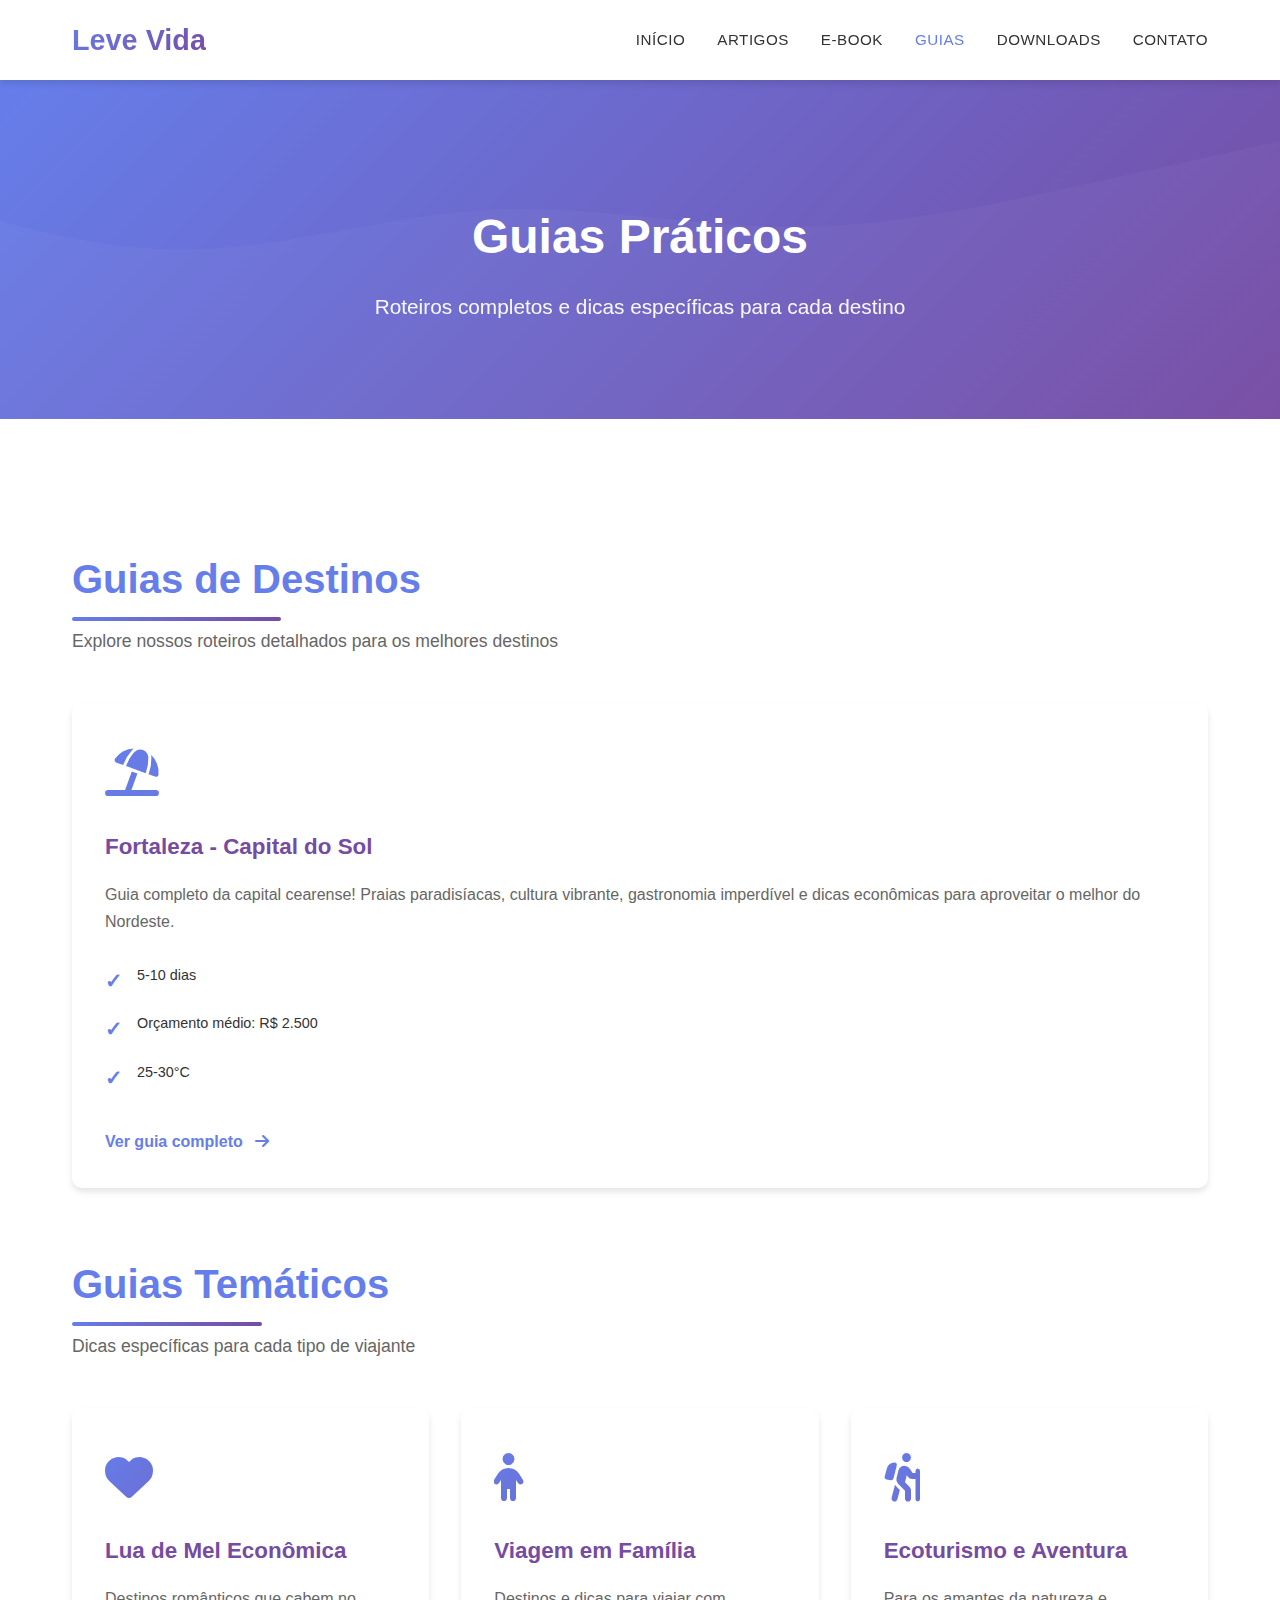
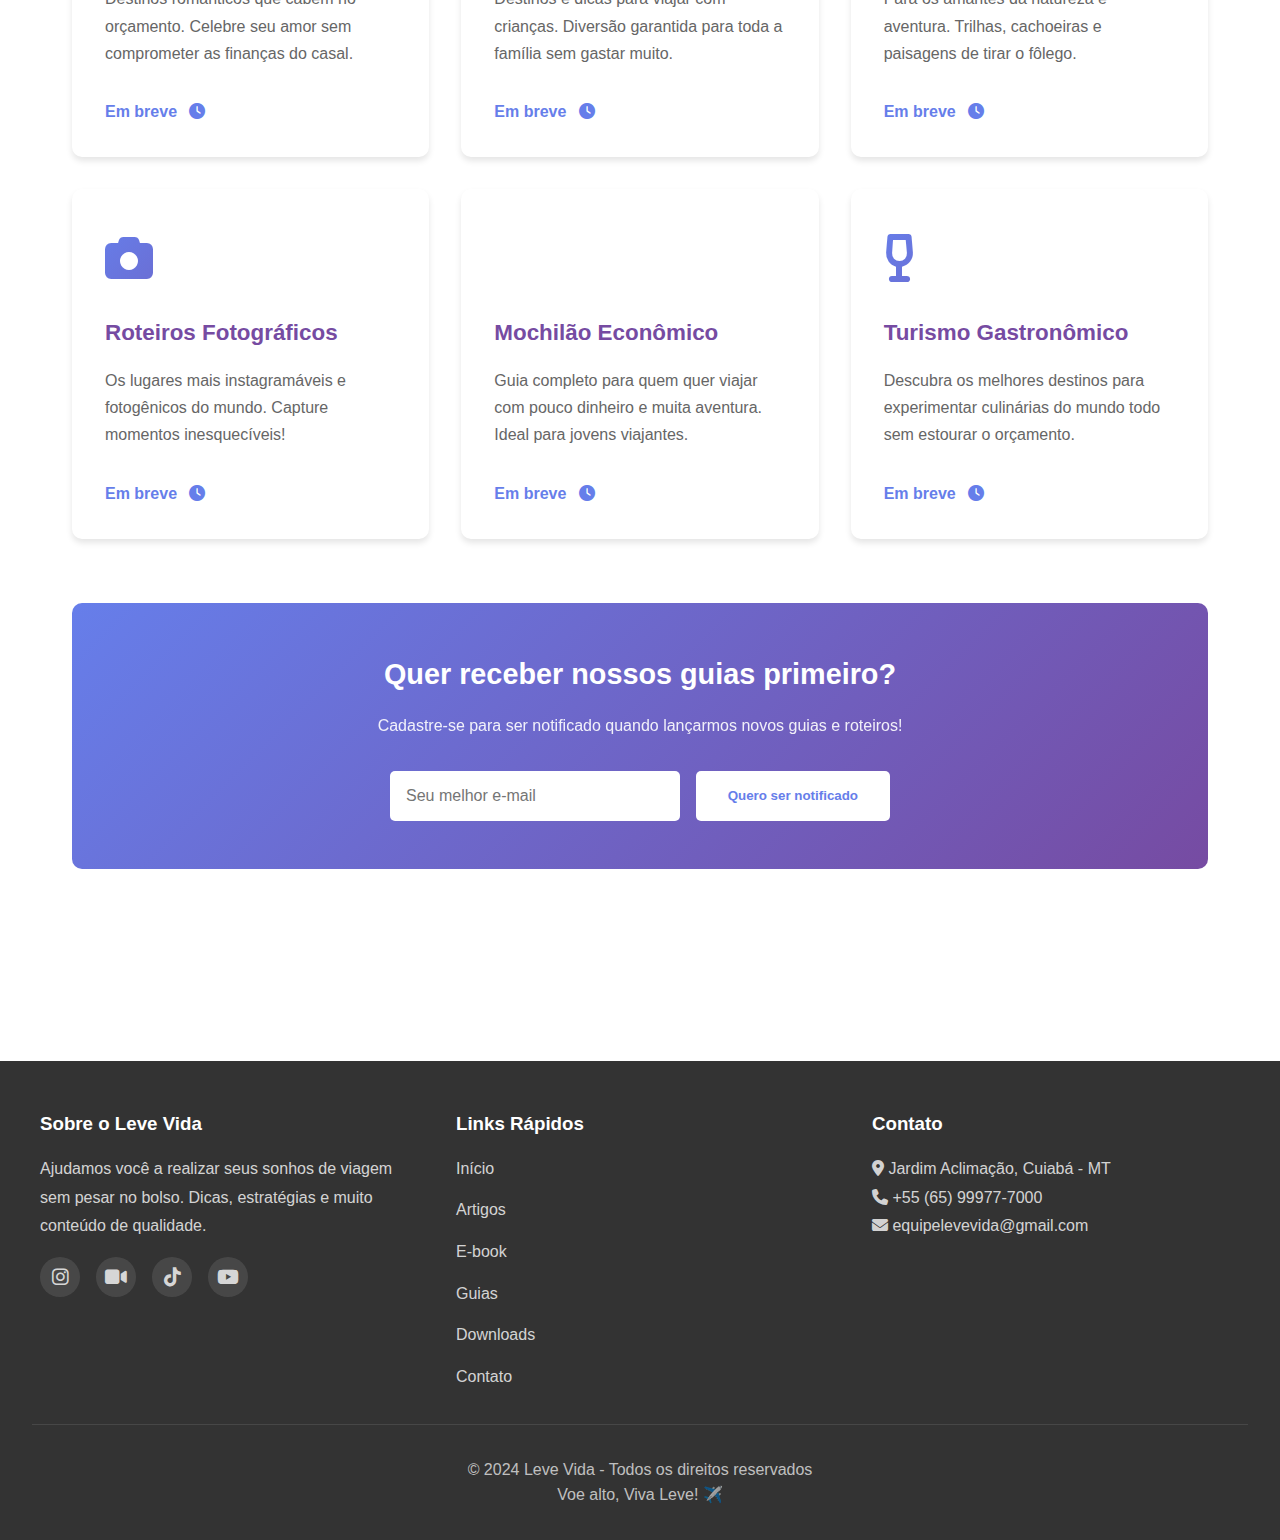
<file: levevida-site/guias.html>
<!DOCTYPE html>
<html lang="pt-BR">
<head>
    <!-- ============================================
         META TAGS E CONFIGURAÇÕES BÁSICAS
         ============================================ -->
    <meta charset="UTF-8">
    <meta name="viewport" content="width=device-width, initial-scale=1.0">
    <meta http-equiv="X-UA-Compatible" content="IE=edge">
    
    <!-- SEO Meta Tags -->
    <meta name="description" content="Guias práticos de viagem - Roteiros, dicas de destinos e planejamento. Leve Vida - Voe alto, Viva Leve!">
    <meta name="keywords" content="guias de viagem, roteiros, destinos turísticos, planejamento de viagem">
    <meta name="author" content="Leve Vida">
    
    <title>Guias Práticos - Leve Vida | Roteiros e Dicas de Destinos</title>
    
    <!-- Favicon -->
    <link rel="icon" type="image/x-icon" href="assets/images/favicon.ico">
    
    <!-- Font Awesome Icons -->
    <link rel="stylesheet" href="https://cdnjs.cloudflare.com/ajax/libs/font-awesome/6.4.0/css/all.min.css">
    
    <!-- CSS Principal -->
    <link rel="stylesheet" href="assets/css/style.css">
</head>
<body>
    <!-- ============================================
         HEADER E NAVEGAÇÃO
         ============================================ -->
    <header class="header">
        <div class="header-container">
            <!-- Logo -->
            <div class="logo">
                <a href="index.html" class="logo-text">Leve Vida</a>
            </div>
            
            <!-- Menu de Navegação -->
            <nav>
                <ul class="nav-menu">
                    <li><a href="index.html" class="nav-link">INÍCIO</a></li>
                    <li><a href="artigos.html" class="nav-link">ARTIGOS</a></li>
                    <li><a href="e-book.html" class="nav-link">E-BOOK</a></li>
                    <li><a href="guias.html" class="nav-link active">GUIAS</a></li>
                    <li><a href="downloads.html" class="nav-link">DOWNLOADS</a></li>
                    <li><a href="contato.html" class="nav-link">CONTATO</a></li>
                </ul>
            </nav>
            
            <!-- Botão Hamburger (Mobile) -->
            <div class="hamburger">
                <span></span>
                <span></span>
                <span></span>
            </div>
        </div>
    </header>
    
    <!-- ============================================
         HERO SECTION
         ============================================ -->
    <section class="hero">
        <div class="hero-content">
            <h1>Guias Práticos</h1>
            <p>Roteiros completos e dicas específicas para cada destino</p>
        </div>
    </section>
    
    <!-- ============================================
         CONTAINER PRINCIPAL
         ============================================ -->
    <div class="container">
        
        <!-- ============================================
             GUIAS DE DESTINOS (SISTEMA DINÂMICO)
             ============================================ -->
        <section id="guias-destinos">
            <h2 class="section-title">Guias de Destinos</h2>
            <p class="section-subtitle">Explore nossos roteiros detalhados para os melhores destinos</p>
            
            <!-- Cards carregados dinamicamente via JavaScript -->
            <div class="cards-grid" id="guias-container">
                <!-- Loading -->
                <div style="grid-column: 1 / -1; text-align: center; padding: 3rem;">
                    <div style="display: inline-block; width: 50px; height: 50px; border: 4px solid #f3f3f3; border-top: 4px solid var(--color-primary); border-radius: 50%; animation: spin 1s linear infinite;"></div>
                    <p style="margin-top: 1rem; color: #666;">Carregando guias...</p>
                </div>
            </div>
            
            <style>
                @keyframes spin {
                    0% { transform: rotate(0deg); }
                    100% { transform: rotate(360deg); }
                }
            </style>
        </section>
        
        <!-- ============================================
             GUIAS TEMÁTICOS
             ============================================ -->
        <section id="guias-tematicos" class="mt-3">
            <h2 class="section-title">Guias Temáticos</h2>
            <p class="section-subtitle">Dicas específicas para cada tipo de viajante</p>
            
            <div class="cards-grid">
                
                <!-- Guia Temático 1 -->
                <article class="card">
                    <div class="card-icon">
                        <i class="fas fa-heart"></i>
                    </div>
                    <h3 class="card-title">Lua de Mel Econômica</h3>
                    <p class="card-description">
                        Destinos românticos que cabem no orçamento. Celebre seu amor sem comprometer 
                        as finanças do casal.
                    </p>
                    <a href="#" class="card-link">
                        Em breve <i class="fas fa-clock"></i>
                    </a>
                </article>
                
                <!-- Guia Temático 2 -->
                <article class="card">
                    <div class="card-icon">
                        <i class="fas fa-child"></i>
                    </div>
                    <h3 class="card-title">Viagem em Família</h3>
                    <p class="card-description">
                        Destinos e dicas para viajar com crianças. Diversão garantida para toda a 
                        família sem gastar muito.
                    </p>
                    <a href="#" class="card-link">
                        Em breve <i class="fas fa-clock"></i>
                    </a>
                </article>
                
                <!-- Guia Temático 3 -->
                <article class="card">
                    <div class="card-icon">
                        <i class="fas fa-hiking"></i>
                    </div>
                    <h3 class="card-title">Ecoturismo e Aventura</h3>
                    <p class="card-description">
                        Para os amantes da natureza e aventura. Trilhas, cachoeiras e paisagens 
                        de tirar o fôlego.
                    </p>
                    <a href="#" class="card-link">
                        Em breve <i class="fas fa-clock"></i>
                    </a>
                </article>
                
                <!-- Guia Temático 4 -->
                <article class="card">
                    <div class="card-icon">
                        <i class="fas fa-camera"></i>
                    </div>
                    <h3 class="card-title">Roteiros Fotográficos</h3>
                    <p class="card-description">
                        Os lugares mais instagramáveis e fotogênicos do mundo. Capture momentos 
                        inesquecíveis!
                    </p>
                    <a href="#" class="card-link">
                        Em breve <i class="fas fa-clock"></i>
                    </a>
                </article>
                
                <!-- Guia Temático 5 -->
                <article class="card">
                    <div class="card-icon">
                        <i class="fas fa-backpack"></i>
                    </div>
                    <h3 class="card-title">Mochilão Econômico</h3>
                    <p class="card-description">
                        Guia completo para quem quer viajar com pouco dinheiro e muita aventura. 
                        Ideal para jovens viajantes.
                    </p>
                    <a href="#" class="card-link">
                        Em breve <i class="fas fa-clock"></i>
                    </a>
                </article>
                
                <!-- Guia Temático 6 -->
                <article class="card">
                    <div class="card-icon">
                        <i class="fas fa-wine-glass-alt"></i>
                    </div>
                    <h3 class="card-title">Turismo Gastronômico</h3>
                    <p class="card-description">
                        Descubra os melhores destinos para experimentar culinárias do mundo todo 
                        sem estourar o orçamento.
                    </p>
                    <a href="#" class="card-link">
                        Em breve <i class="fas fa-clock"></i>
                    </a>
                </article>
                
            </div>
        </section>
        
        <!-- ============================================
             CALL TO ACTION
             ============================================ -->
        <section id="cta-guias" class="mt-3">
            <div class="newsletter">
                <h3>Quer receber nossos guias primeiro?</h3>
                <p>Cadastre-se para ser notificado quando lançarmos novos guias e roteiros!</p>
                <form id="newsletter-form" class="newsletter-form">
                    <input 
                        type="email" 
                        id="newsletter-email" 
                        class="newsletter-input" 
                        placeholder="Seu melhor e-mail"
                        required
                    >
                    <button type="submit" class="newsletter-btn">Quero ser notificado</button>
                </form>
            </div>
        </section>
        
    </div>
    
    <!-- ============================================
         FOOTER
         ============================================ -->
    <footer class="footer">
        <div class="footer-container">
            <!-- Sobre -->
            <div class="footer-section">
                <h3>Sobre o Leve Vida</h3>
                <p>
                    Ajudamos você a realizar seus sonhos de viagem sem pesar no bolso. 
                    Dicas, estratégias e muito conteúdo de qualidade.
                </p>
                <div class="social-media">
                    <a href="#" class="social-link" title="Instagram" aria-label="Instagram">
                        <i class="fab fa-instagram"></i>
                    </a>
                    <a href="#" class="social-link" title="Kwai" aria-label="Kwai">
                        <i class="fas fa-video"></i>
                    </a>
                    <a href="#" class="social-link" title="TikTok" aria-label="TikTok">
                        <i class="fab fa-tiktok"></i>
                    </a>
                    <a href="#" class="social-link" title="YouTube" aria-label="YouTube">
                        <i class="fab fa-youtube"></i>
                    </a>
                </div>
            </div>
            
            <!-- Links Rápidos -->
            <div class="footer-section">
                <h3>Links Rápidos</h3>
                <div class="footer-links">
                    <a href="index.html">Início</a>
                    <a href="artigos.html">Artigos</a>
                    <a href="e-book.html">E-book</a>
                    <a href="guias.html">Guias</a>
                    <a href="downloads.html">Downloads</a>
                    <a href="contato.html">Contato</a>
                </div>
            </div>
            
            <!-- Contato -->
            <div class="footer-section">
                <h3>Contato</h3>
                <p><i class="fas fa-map-marker-alt"></i> Jardim Aclimação, Cuiabá - MT</p>
                <p><i class="fas fa-phone"></i> +55 (65) 99977-7000</p>
                <p><i class="fas fa-envelope"></i> equipelevevida@gmail.com</p>
            </div>
        </div>
        
        <!-- Copyright -->
        <div class="footer-bottom">
            <p>&copy; 2024 Leve Vida - Todos os direitos reservados</p>
            <p>Voe alto, Viva Leve! ✈️</p>
        </div>
    </footer>
    
    <!-- ============================================
         JAVASCRIPT
         ============================================ -->
    <script src="assets/js/script.js"></script>
    <script src="assets/js/guias.js"></script>
</body>
</html>
</file>
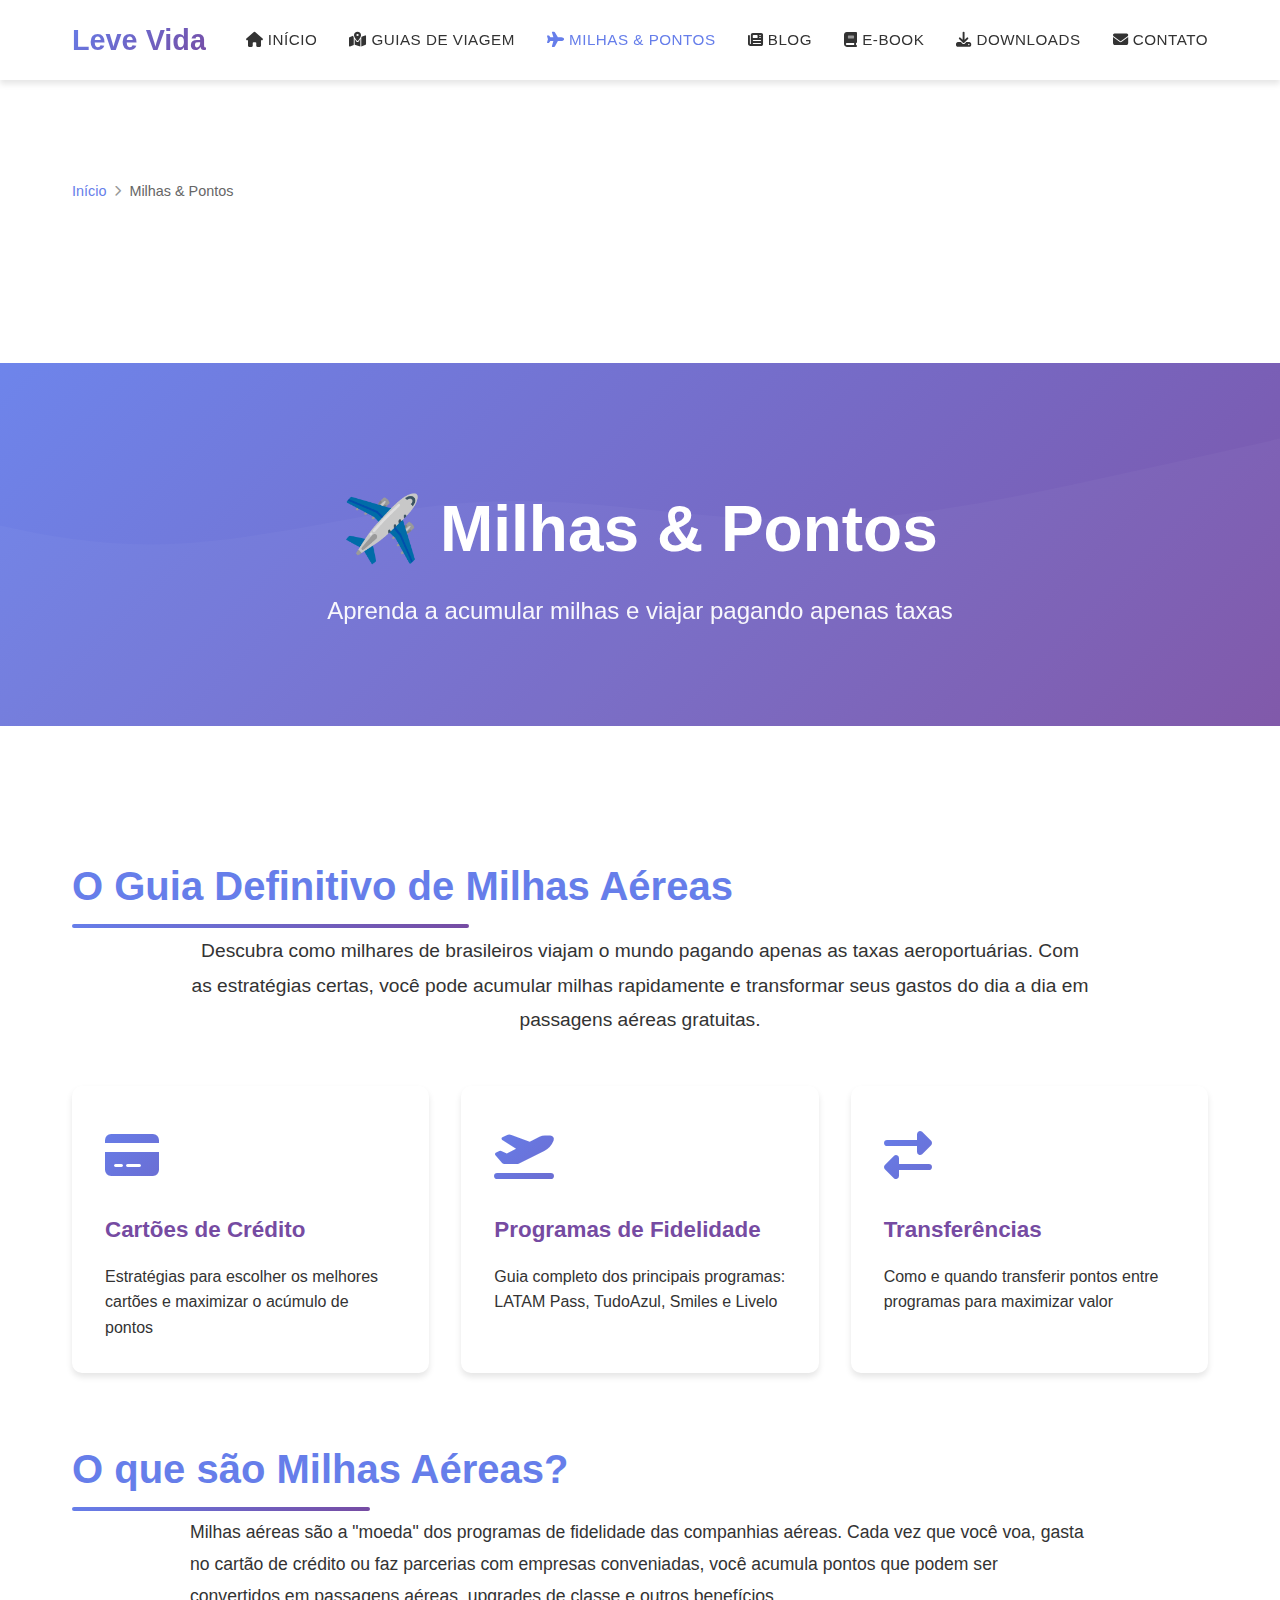
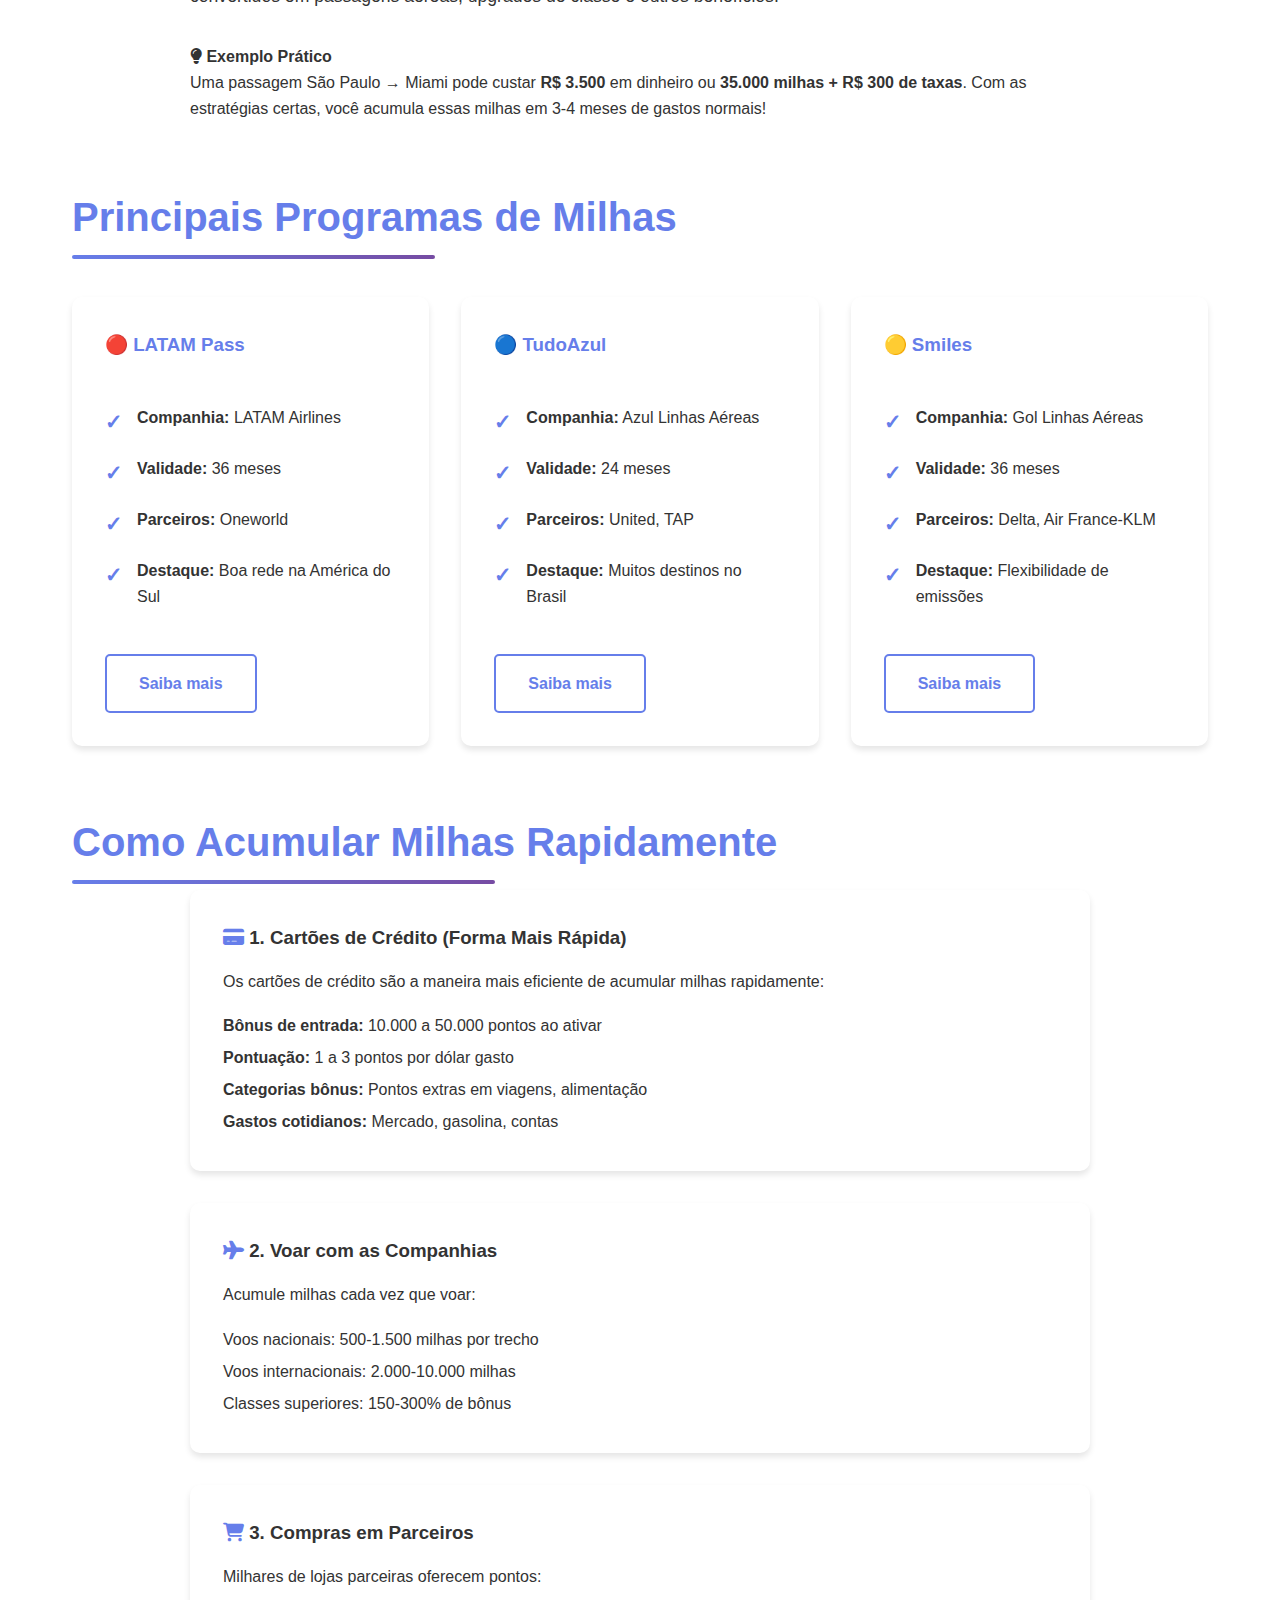
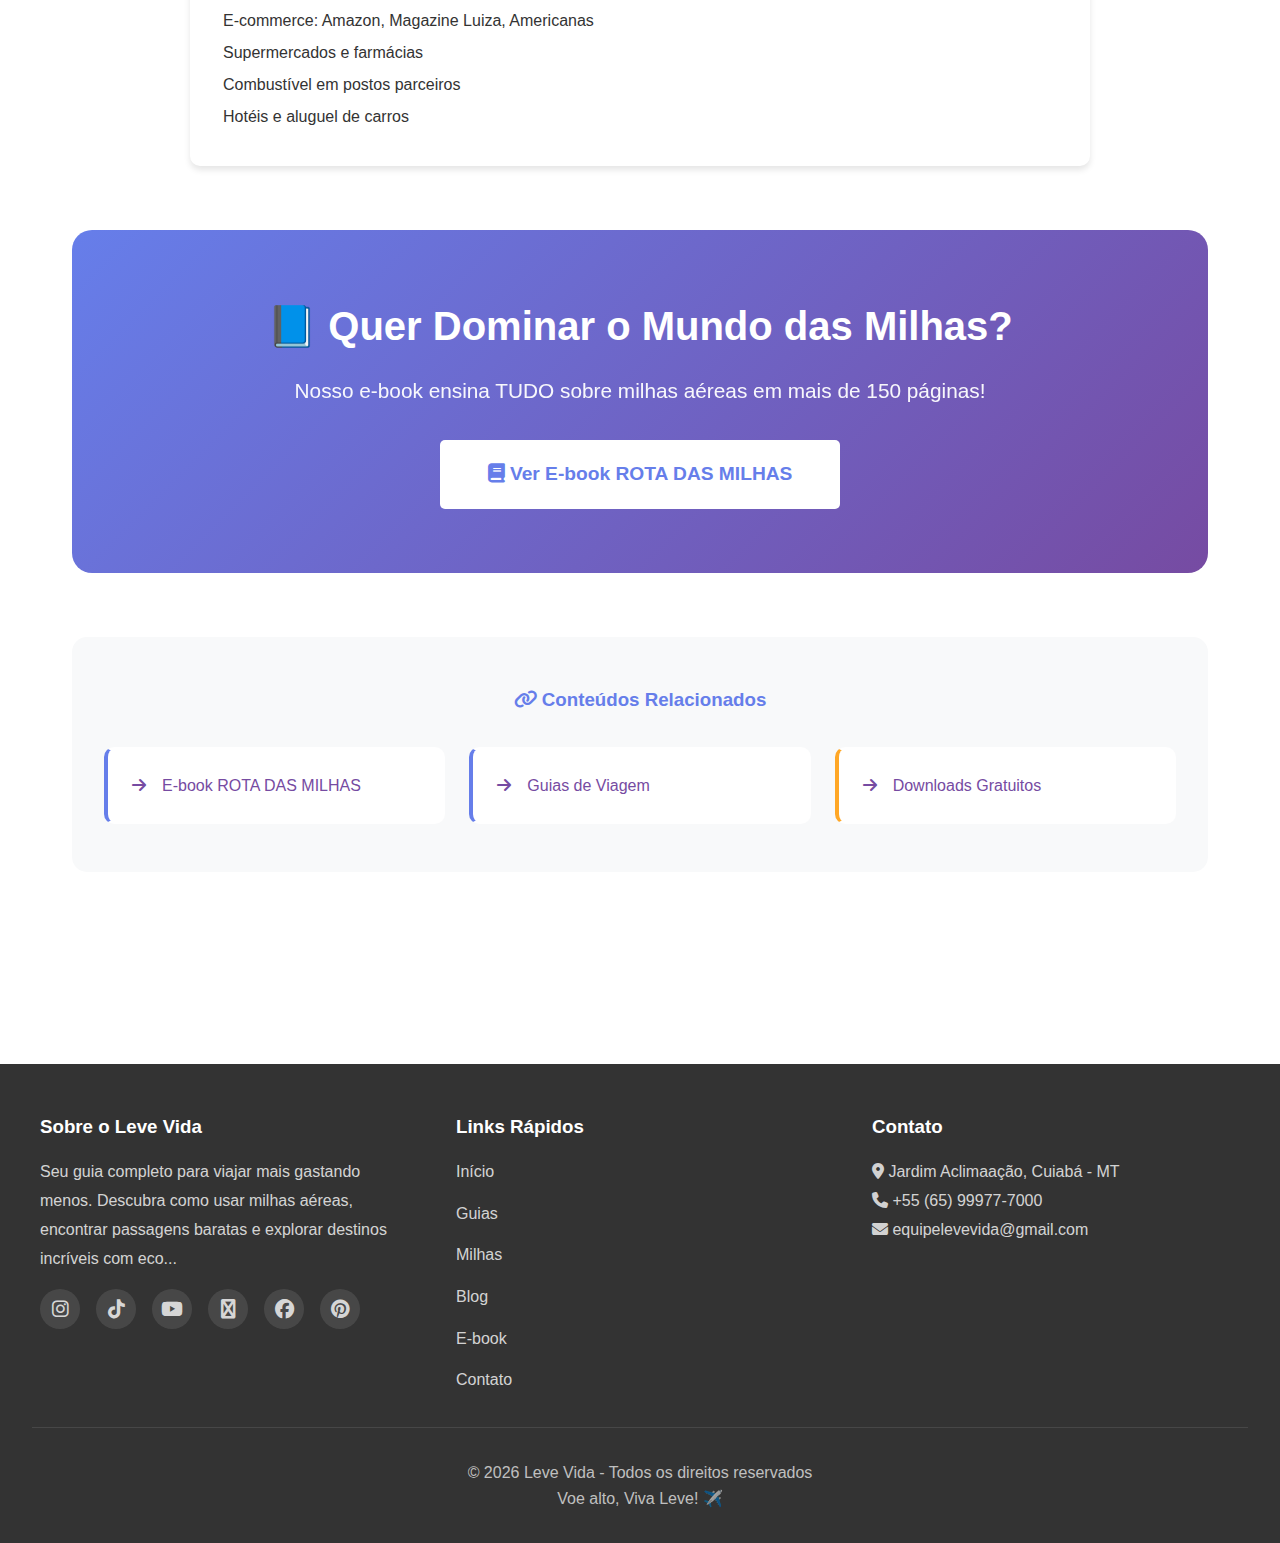
<file: levevida-site/milhas.html>
<!DOCTYPE html>
<html lang="pt-BR">
<head>
    <meta charset="UTF-8">
    <meta name="viewport" content="width=device-width, initial-scale=1.0">
    
    <!-- SEO será aplicado via JavaScript -->
    <title>Carregando...</title>
    
    <link rel="icon" type="image/x-icon" href="assets/images/favicon.ico">
    <link rel="stylesheet" href="https://cdnjs.cloudflare.com/ajax/libs/font-awesome/6.4.0/css/all.min.css">
    <link rel="stylesheet" href="assets/css/style.css">
</head>
<body>
    <!-- HEADER -->
    <header class="header">
        <div class="header-container">
            <div class="logo">
                <a href="index.html" class="logo-text">Leve Vida</a>
            </div>
            
            <nav>
                <ul class="nav-menu">
                    <!-- Renderizado via JavaScript -->
                </ul>
            </nav>
            
            <div class="hamburger">
                <span></span>
                <span></span>
                <span></span>
            </div>
        </div>
    </header>
    
    <!-- BREADCRUMBS -->
    <div class="container" style="margin-top: 100px;">
        <div id="breadcrumbs"></div>
    </div>
    
    <!-- HERO SECTION -->
    <section class="hero" style="background: linear-gradient(135deg, rgba(102, 126, 234, 0.95) 0%, rgba(118, 75, 162, 0.95) 100%), url('https://images.unsplash.com/photo-1436491865332-7a61a109cc05?w=1600&h=600&fit=crop') center/cover;">
        <div class="hero-content">
            <h1 style="font-size: clamp(2.5rem, 5vw, 4rem);">
                ✈️ Milhas & Pontos
            </h1>
            <p class="subtitle" style="font-size: clamp(1.1rem, 2vw, 1.5rem);">
                Aprenda a acumular milhas e viajar pagando apenas taxas
            </p>
        </div>
    </section>
    
    <!-- CONTEÚDO PRINCIPAL -->
    <div class="container">
        
        <!-- Introdução -->
        <section id="introducao" class="content-section">
            <h2 class="section-title">O Guia Definitivo de Milhas Aéreas</h2>
            <p style="font-size: 1.2rem; line-height: 1.8; text-align: center; max-width: 900px; margin: 0 auto 3rem;">
                Descubra como milhares de brasileiros viajam o mundo pagando apenas as taxas aeroportuárias. 
                Com as estratégias certas, você pode acumular milhas rapidamente e transformar seus gastos do 
                dia a dia em passagens aéreas gratuitas.
            </p>
            
            <div class="cards-grid">
                <article class="card">
                    <div class="card-icon">
                        <i class="fas fa-credit-card"></i>
                    </div>
                    <h3 class="card-title">Cartões de Crédito</h3>
                    <p>Estratégias para escolher os melhores cartões e maximizar o acúmulo de pontos</p>
                </article>
                
                <article class="card">
                    <div class="card-icon">
                        <i class="fas fa-plane-departure"></i>
                    </div>
                    <h3 class="card-title">Programas de Fidelidade</h3>
                    <p>Guia completo dos principais programas: LATAM Pass, TudoAzul, Smiles e Livelo</p>
                </article>
                
                <article class="card">
                    <div class="card-icon">
                        <i class="fas fa-exchange-alt"></i>
                    </div>
                    <h3 class="card-title">Transferências</h3>
                    <p>Como e quando transferir pontos entre programas para maximizar valor</p>
                </article>
            </div>
        </section>
        
        <!-- O que são milhas -->
        <section id="o-que-sao" class="content-section">
            <h2 class="section-title">O que são Milhas Aéreas?</h2>
            <div style="max-width: 900px; margin: 0 auto;">
                <p style="font-size: 1.1rem; line-height: 1.8; margin-bottom: 2rem;">
                    Milhas aéreas são a "moeda" dos programas de fidelidade das companhias aéreas. Cada vez que você voa, 
                    gasta no cartão de crédito ou faz parcerias com empresas conveniadas, você acumula pontos que podem ser 
                    convertidos em passagens aéreas, upgrades de classe e outros benefícios.
                </p>
                
                <div class="info-box">
                    <h4><i class="fas fa-lightbulb"></i> Exemplo Prático</h4>
                    <p style="margin: 0;">
                        Uma passagem São Paulo → Miami pode custar <strong>R$ 3.500</strong> em dinheiro ou 
                        <strong>35.000 milhas + R$ 300 de taxas</strong>. Com as estratégias certas, você acumula 
                        essas milhas em 3-4 meses de gastos normais!
                    </p>
                </div>
            </div>
        </section>
        
        <!-- Principais Programas -->
        <section id="programas" class="content-section">
            <h2 class="section-title">Principais Programas de Milhas</h2>
            
            <div class="cards-grid">
                <article class="card">
                    <h3 style="color: var(--color-primary);">🔴 LATAM Pass</h3>
                    <ul class="benefits-list">
                        <li><strong>Companhia:</strong> LATAM Airlines</li>
                        <li><strong>Validade:</strong> 36 meses</li>
                        <li><strong>Parceiros:</strong> Oneworld</li>
                        <li><strong>Destaque:</strong> Boa rede na América do Sul</li>
                    </ul>
                    <a href="#" class="btn btn-secondary">Saiba mais</a>
                </article>
                
                <article class="card">
                    <h3 style="color: var(--color-primary);">🔵 TudoAzul</h3>
                    <ul class="benefits-list">
                        <li><strong>Companhia:</strong> Azul Linhas Aéreas</li>
                        <li><strong>Validade:</strong> 24 meses</li>
                        <li><strong>Parceiros:</strong> United, TAP</li>
                        <li><strong>Destaque:</strong> Muitos destinos no Brasil</li>
                    </ul>
                    <a href="#" class="btn btn-secondary">Saiba mais</a>
                </article>
                
                <article class="card">
                    <h3 style="color: var(--color-primary);">🟡 Smiles</h3>
                    <ul class="benefits-list">
                        <li><strong>Companhia:</strong> Gol Linhas Aéreas</li>
                        <li><strong>Validade:</strong> 36 meses</li>
                        <li><strong>Parceiros:</strong> Delta, Air France-KLM</li>
                        <li><strong>Destaque:</strong> Flexibilidade de emissões</li>
                    </ul>
                    <a href="#" class="btn btn-secondary">Saiba mais</a>
                </article>
            </div>
        </section>
        
        <!-- Como Acumular -->
        <section id="como-acumular" class="content-section">
            <h2 class="section-title">Como Acumular Milhas Rapidamente</h2>
            
            <div style="max-width: 900px; margin: 0 auto;">
                <div class="card" style="margin-bottom: 2rem;">
                    <h3><i class="fas fa-credit-card" style="color: var(--color-primary);"></i> 1. Cartões de Crédito (Forma Mais Rápida)</h3>
                    <p style="margin: 1rem 0;">Os cartões de crédito são a maneira mais eficiente de acumular milhas rapidamente:</p>
                    <ul style="line-height: 2;">
                        <li><strong>Bônus de entrada:</strong> 10.000 a 50.000 pontos ao ativar</li>
                        <li><strong>Pontuação:</strong> 1 a 3 pontos por dólar gasto</li>
                        <li><strong>Categorias bônus:</strong> Pontos extras em viagens, alimentação</li>
                        <li><strong>Gastos cotidianos:</strong> Mercado, gasolina, contas</li>
                    </ul>
                </div>
                
                <div class="card" style="margin-bottom: 2rem;">
                    <h3><i class="fas fa-plane" style="color: var(--color-primary);"></i> 2. Voar com as Companhias</h3>
                    <p style="margin: 1rem 0;">Acumule milhas cada vez que voar:</p>
                    <ul style="line-height: 2;">
                        <li>Voos nacionais: 500-1.500 milhas por trecho</li>
                        <li>Voos internacionais: 2.000-10.000 milhas</li>
                        <li>Classes superiores: 150-300% de bônus</li>
                    </ul>
                </div>
                
                <div class="card" style="margin-bottom: 2rem;">
                    <h3><i class="fas fa-shopping-cart" style="color: var(--color-primary);"></i> 3. Compras em Parceiros</h3>
                    <p style="margin: 1rem 0;">Milhares de lojas parceiras oferecem pontos:</p>
                    <ul style="line-height: 2;">
                        <li>E-commerce: Amazon, Magazine Luiza, Americanas</li>
                        <li>Supermercados e farmácias</li>
                        <li>Combustível em postos parceiros</li>
                        <li>Hotéis e aluguel de carros</li>
                    </ul>
                </div>
            </div>
        </section>
        
        <!-- CTA E-book -->
        <section class="cta-section" style="background: var(--gradient-primary); padding: 4rem 2rem; border-radius: 20px; text-align: center; color: white; margin: 4rem 0;">
            <h2 style="font-size: 2.5rem; margin-bottom: 1rem; color: white;">
                📘 Quer Dominar o Mundo das Milhas?
            </h2>
            <p style="font-size: 1.3rem; margin-bottom: 2rem; opacity: 0.95;">
                Nosso e-book ensina TUDO sobre milhas aéreas em mais de 150 páginas!
            </p>
            <a href="e-book.html" class="btn btn-large" style="background: white; color: var(--color-primary); display: inline-block;">
                <i class="fas fa-book"></i> Ver E-book ROTA DAS MILHAS
            </a>
        </section>
        
        <!-- Links Relacionados (Clusters) -->
        <div id="links-relacionados"></div>
        
    </div>
    
    <!-- FOOTER -->
    <footer class="footer">
        <div class="footer-container">
            <div class="footer-section">
                <h3>Sobre o Leve Vida</h3>
                <p><!-- Preenchido via JS --></p>
                <div class="social-media">
                    <!-- Preenchido via JS -->
                </div>
            </div>
            
            <div class="footer-section">
                <h3>Links Rápidos</h3>
                <div class="footer-links">
                    <a href="index.html">Início</a>
                    <a href="guias.html">Guias</a>
                    <a href="milhas.html">Milhas</a>
                    <a href="artigos.html">Blog</a>
                    <a href="e-book.html">E-book</a>
                    <a href="contato.html">Contato</a>
                </div>
            </div>
            
            <div class="footer-section">
                <h3>Contato</h3>
                <!-- Preenchido via JS -->
            </div>
        </div>
        
        <div class="footer-bottom">
            <p><!-- Preenchido via JS --></p>
            <p><!-- Preenchido via JS --></p>
        </div>
    </footer>
    
    <!-- SCRIPTS -->
    <script src="assets/js/config.js"></script>
    <script src="assets/js/seo.js"></script>
    <script src="assets/js/script.js"></script>
</body>
</html>
</file>
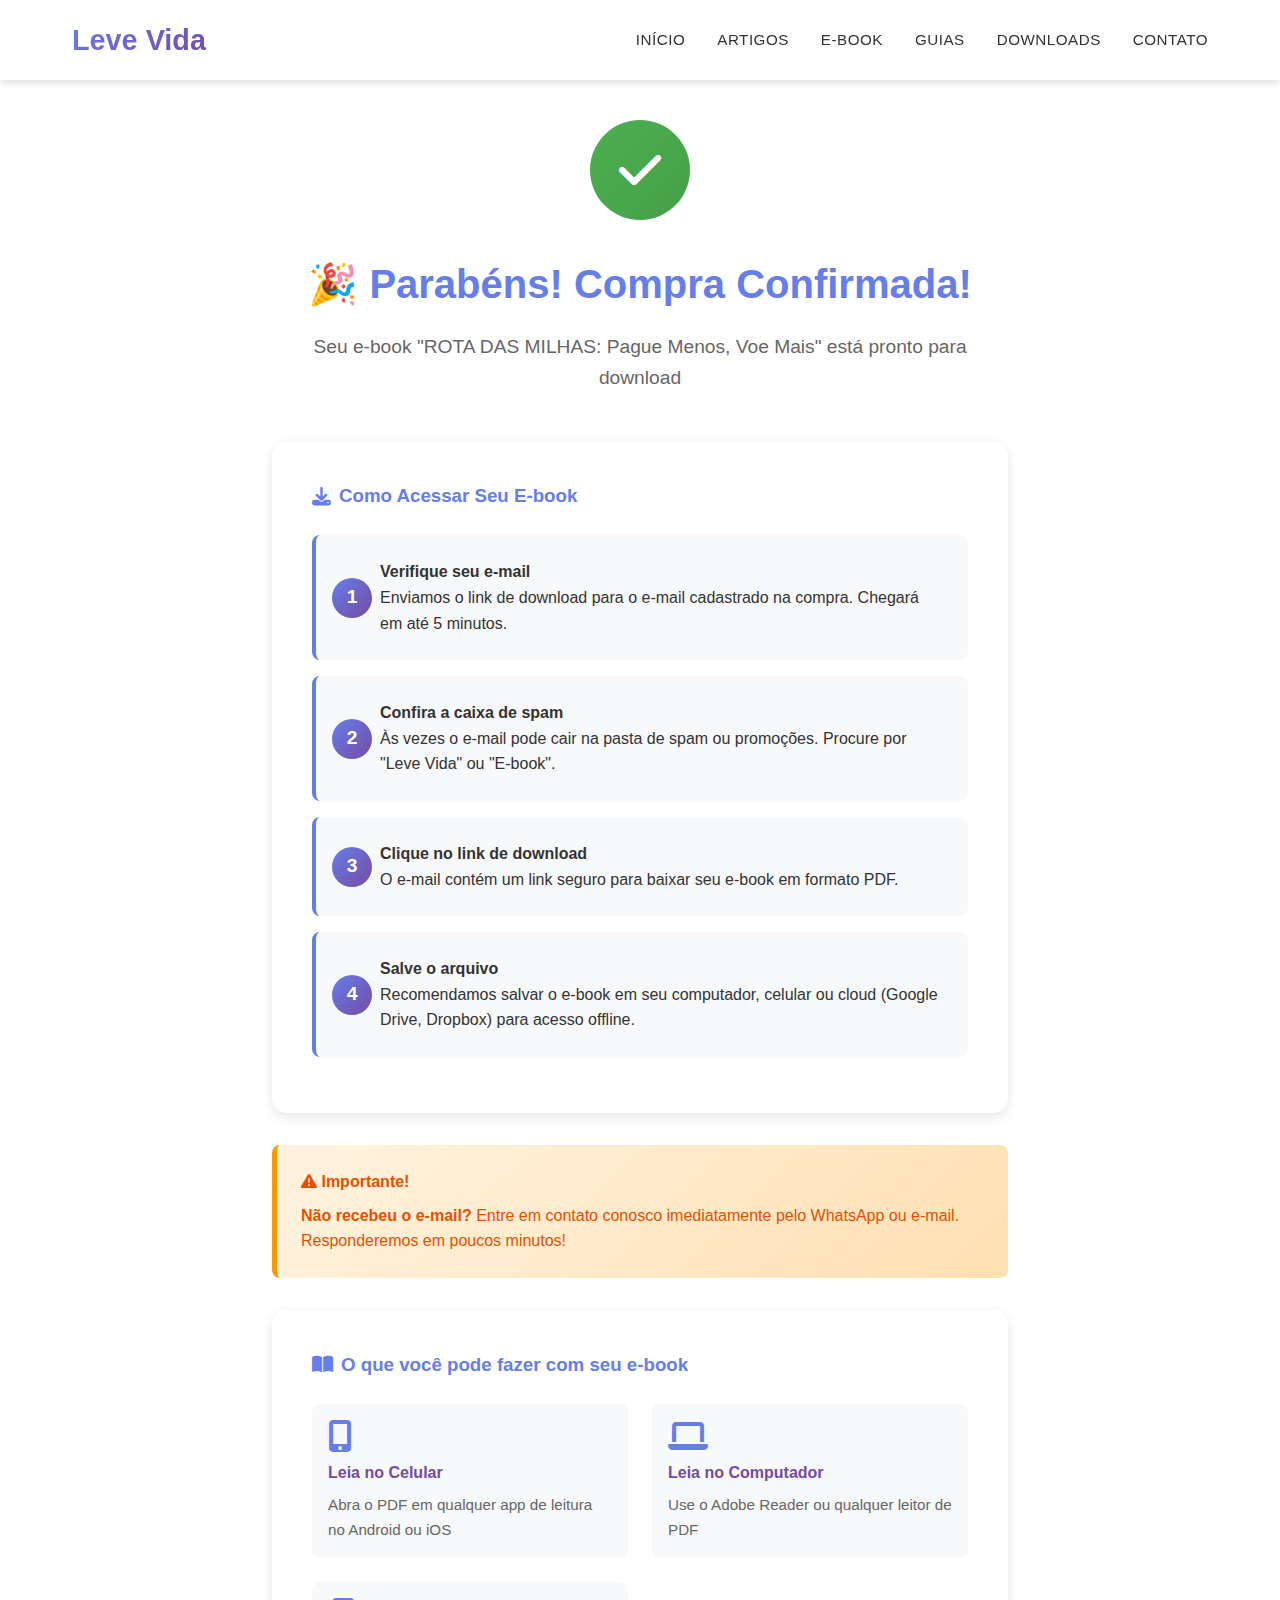
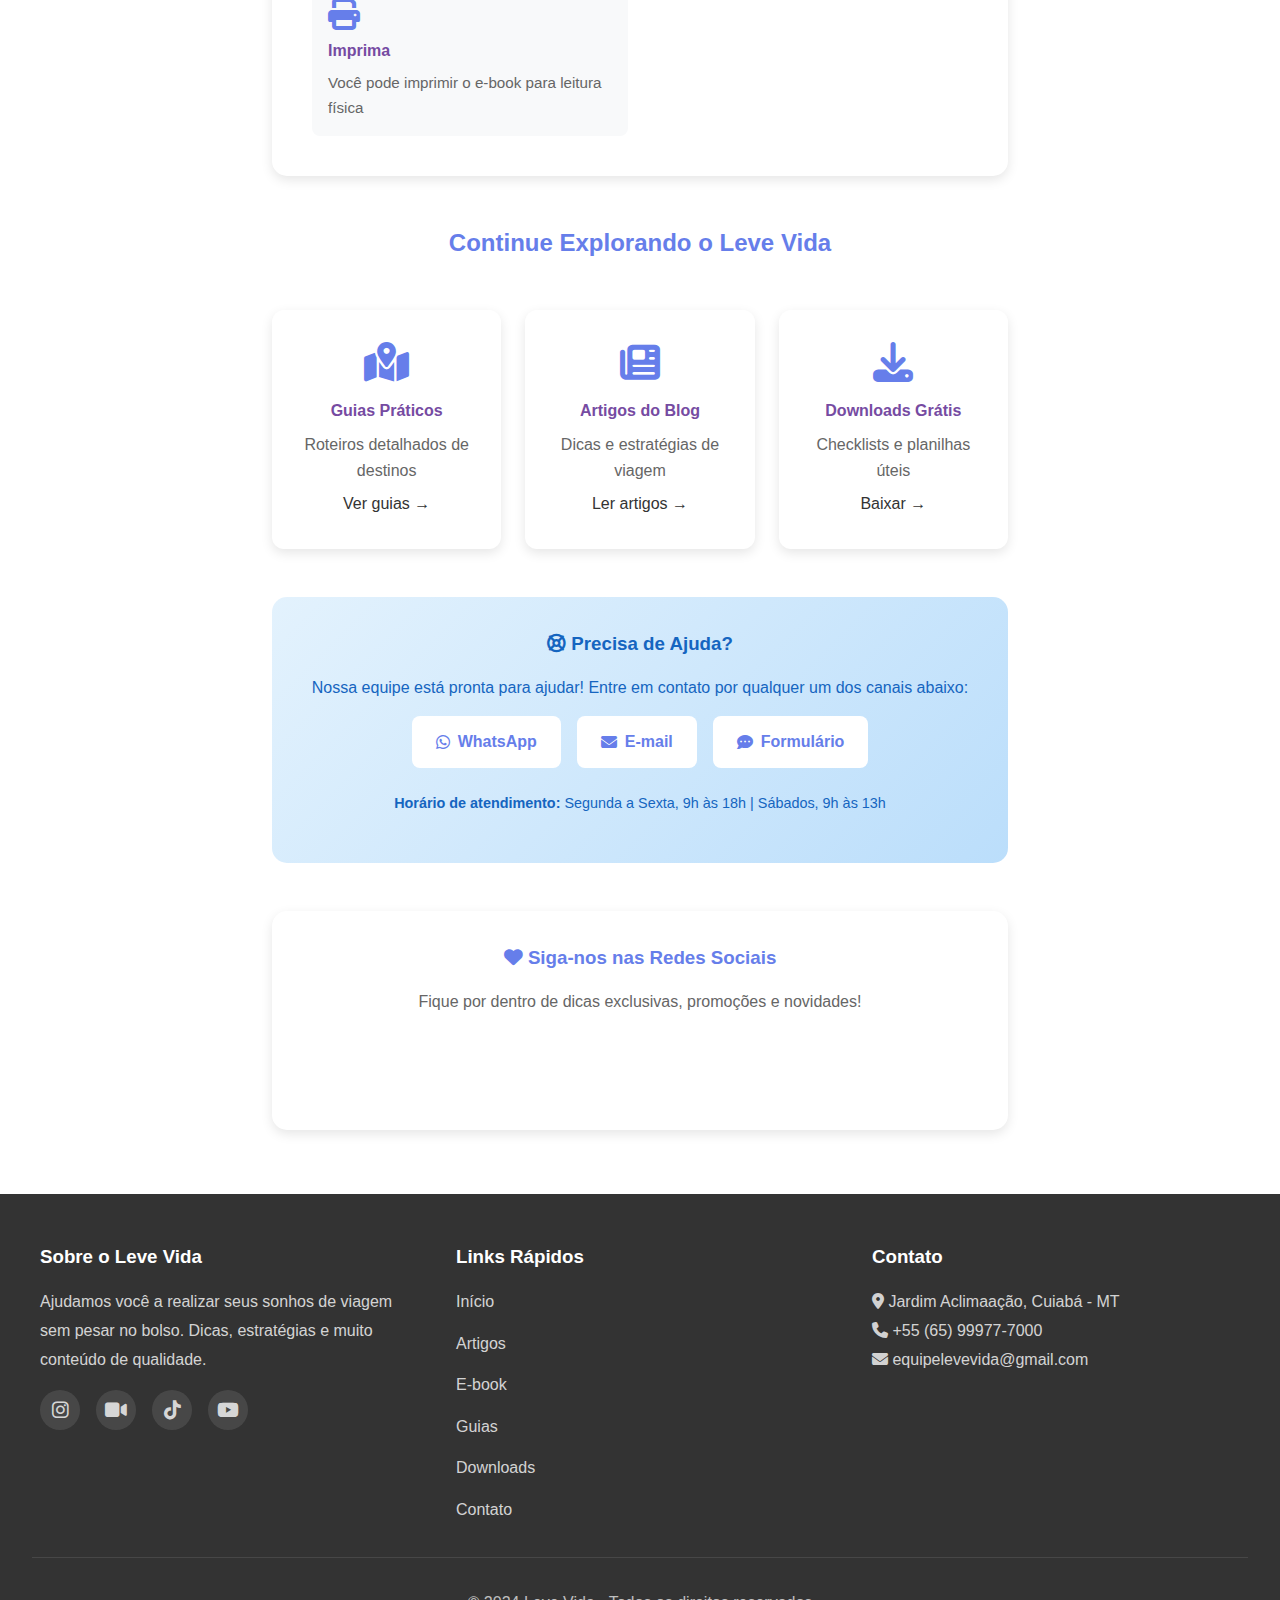
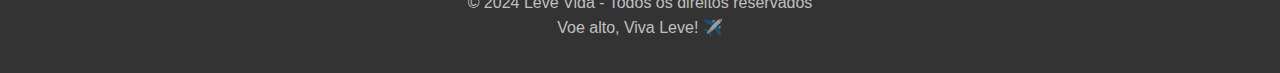
<file: levevida-site/obrigado-ebook.html>
<!DOCTYPE html>
<html lang="pt-BR">
<head>
    <meta charset="UTF-8">
    <meta name="viewport" content="width=device-width, initial-scale=1.0">
    <meta http-equiv="X-UA-Compatible" content="IE=edge">
    
    <!-- SEO Meta Tags -->
    <meta name="description" content="Obrigado por sua compra! Instruções para acessar seu e-book Leve Vida">
    <meta name="robots" content="noindex, nofollow">
    
    <title>Obrigado! Sua Compra foi Confirmada | ROTA DAS MILHAS</title>
    
    <!-- Favicon -->
    <link rel="icon" type="image/x-icon" href="assets/images/favicon.ico">
    
    <!-- Font Awesome Icons -->
    <link rel="stylesheet" href="https://cdnjs.cloudflare.com/ajax/libs/font-awesome/6.4.0/css/all.min.css">
    
    <!-- CSS Principal -->
    <link rel="stylesheet" href="assets/css/style.css">
    
    <style>
        .thank-you-container {
            max-width: 800px;
            margin: 120px auto 4rem;
            padding: 0 2rem;
            text-align: center;
        }
        
        .success-icon {
            width: 100px;
            height: 100px;
            background: linear-gradient(135deg, #4caf50, #45a049);
            border-radius: 50%;
            display: flex;
            align-items: center;
            justify-content: center;
            margin: 0 auto 2rem;
            animation: scaleIn 0.5s ease;
        }
        
        .success-icon i {
            font-size: 3rem;
            color: white;
        }
        
        @keyframes scaleIn {
            from {
                transform: scale(0);
                opacity: 0;
            }
            to {
                transform: scale(1);
                opacity: 1;
            }
        }
        
        .thank-you-title {
            font-size: 2.5rem;
            color: var(--color-primary);
            margin-bottom: 1rem;
        }
        
        .thank-you-subtitle {
            font-size: 1.2rem;
            color: #666;
            margin-bottom: 3rem;
        }
        
        .info-card {
            background: white;
            padding: 2.5rem;
            border-radius: 15px;
            box-shadow: 0 4px 12px rgba(0,0,0,0.1);
            text-align: left;
            margin-bottom: 2rem;
        }
        
        .info-card h3 {
            color: var(--color-primary);
            margin-bottom: 1.5rem;
            display: flex;
            align-items: center;
            gap: 0.5rem;
        }
        
        .step-list {
            list-style: none;
            padding: 0;
            counter-reset: step-counter;
        }
        
        .step-list li {
            padding: 1.5rem;
            margin-bottom: 1rem;
            background: #f8f9fa;
            border-radius: 8px;
            border-left: 4px solid var(--color-primary);
            position: relative;
            padding-left: 4rem;
        }
        
        .step-list li::before {
            counter-increment: step-counter;
            content: counter(step-counter);
            position: absolute;
            left: 1rem;
            top: 50%;
            transform: translateY(-50%);
            width: 40px;
            height: 40px;
            background: var(--gradient-primary);
            color: white;
            border-radius: 50%;
            display: flex;
            align-items: center;
            justify-content: center;
            font-weight: bold;
            font-size: 1.2rem;
        }
        
        .warning-box {
            background: linear-gradient(135deg, #fff3e0 0%, #ffe0b2 100%);
            border-left: 5px solid #ff9800;
            padding: 1.5rem;
            border-radius: 8px;
            margin: 2rem 0;
            text-align: left;
        }
        
        .warning-box h4 {
            color: #e65100;
            margin-bottom: 0.5rem;
        }
        
        .warning-box p {
            color: #e65100;
            margin: 0;
        }
        
        .support-box {
            background: linear-gradient(135deg, #e3f2fd 0%, #bbdefb 100%);
            padding: 2rem;
            border-radius: 15px;
            margin-top: 3rem;
        }
        
        .support-box h3 {
            color: #1565c0;
            margin-bottom: 1rem;
        }
        
        .support-box p {
            color: #1565c0;
            margin-bottom: 1rem;
        }
        
        .contact-buttons {
            display: flex;
            gap: 1rem;
            justify-content: center;
            flex-wrap: wrap;
        }
        
        .contact-btn {
            display: inline-flex;
            align-items: center;
            gap: 0.5rem;
            padding: 0.8rem 1.5rem;
            background: white;
            color: var(--color-primary);
            border-radius: 8px;
            text-decoration: none;
            transition: all 0.3s;
            font-weight: 600;
        }
        
        .contact-btn:hover {
            transform: translateY(-2px);
            box-shadow: 0 4px 12px rgba(0,0,0,0.15);
        }
        
        .next-steps {
            display: grid;
            grid-template-columns: repeat(auto-fit, minmax(200px, 1fr));
            gap: 1.5rem;
            margin-top: 3rem;
        }
        
        .next-step-card {
            background: white;
            padding: 2rem;
            border-radius: 12px;
            box-shadow: 0 4px 12px rgba(0,0,0,0.1);
            transition: all 0.3s;
        }
        
        .next-step-card:hover {
            transform: translateY(-5px);
            box-shadow: 0 6px 16px rgba(0,0,0,0.15);
        }
        
        .next-step-card i {
            font-size: 2.5rem;
            color: var(--color-primary);
            margin-bottom: 1rem;
        }
        
        .next-step-card h4 {
            color: var(--color-secondary);
            margin-bottom: 0.5rem;
        }
        
        .next-step-card a {
            color: var(--color-primary);
            font-weight: 600;
            text-decoration: none;
        }
        
        @media (max-width: 768px) {
            .thank-you-container {
                margin-top: 100px;
            }
            
            .thank-you-title {
                font-size: 2rem;
            }
            
            .step-list li {
                padding-left: 3.5rem;
            }
            
            .contact-buttons {
                flex-direction: column;
            }
            
            .contact-btn {
                width: 100%;
                justify-content: center;
            }
        }
    </style>
</head>
<body>
    <!-- HEADER -->
    <header class="header">
        <div class="header-container">
            <div class="logo">
                <a href="index.html" class="logo-text">Leve Vida</a>
            </div>
            
            <nav>
                <ul class="nav-menu">
                    <li><a href="index.html" class="nav-link">INÍCIO</a></li>
                    <li><a href="artigos.html" class="nav-link">ARTIGOS</a></li>
                    <li><a href="e-book.html" class="nav-link">E-BOOK</a></li>
                    <li><a href="guias.html" class="nav-link">GUIAS</a></li>
                    <li><a href="downloads.html" class="nav-link">DOWNLOADS</a></li>
                    <li><a href="contato.html" class="nav-link">CONTATO</a></li>
                </ul>
            </nav>
            
            <div class="hamburger">
                <span></span>
                <span></span>
                <span></span>
            </div>
        </div>
    </header>
    
    <!-- THANK YOU CONTENT -->
    <div class="thank-you-container">
        <div class="success-icon">
            <i class="fas fa-check"></i>
        </div>
        
        <h1 class="thank-you-title">🎉 Parabéns! Compra Confirmada!</h1>
        <p class="thank-you-subtitle">
            Seu e-book "ROTA DAS MILHAS: Pague Menos, Voe Mais" está pronto para download
        </p>
        
        <!-- Instruções de Acesso -->
        <div class="info-card">
            <h3><i class="fas fa-download"></i> Como Acessar Seu E-book</h3>
            
            <ol class="step-list">
                <li>
                    <strong>Verifique seu e-mail</strong><br>
                    Enviamos o link de download para o e-mail cadastrado na compra. 
                    Chegará em até 5 minutos.
                </li>
                
                <li>
                    <strong>Confira a caixa de spam</strong><br>
                    Às vezes o e-mail pode cair na pasta de spam ou promoções. 
                    Procure por "Leve Vida" ou "E-book".
                </li>
                
                <li>
                    <strong>Clique no link de download</strong><br>
                    O e-mail contém um link seguro para baixar seu e-book em formato PDF.
                </li>
                
                <li>
                    <strong>Salve o arquivo</strong><br>
                    Recomendamos salvar o e-book em seu computador, celular ou cloud 
                    (Google Drive, Dropbox) para acesso offline.
                </li>
            </ol>
        </div>
        
        <!-- Aviso Importante -->
        <div class="warning-box">
            <h4><i class="fas fa-exclamation-triangle"></i> Importante!</h4>
            <p>
                <strong>Não recebeu o e-mail?</strong> Entre em contato conosco imediatamente 
                pelo WhatsApp ou e-mail. Responderemos em poucos minutos!
            </p>
        </div>
        
        <!-- O que você pode fazer com o e-book -->
        <div class="info-card">
            <h3><i class="fas fa-book-open"></i> O que você pode fazer com seu e-book</h3>
            
            <div style="display: grid; grid-template-columns: repeat(auto-fit, minmax(250px, 1fr)); gap: 1.5rem; margin-top: 1.5rem;">
                <div style="text-align: left; padding: 1rem; background: #f8f9fa; border-radius: 8px;">
                    <i class="fas fa-mobile-alt" style="color: var(--color-primary); font-size: 2rem; margin-bottom: 0.5rem;"></i>
                    <h4 style="color: var(--color-secondary); margin-bottom: 0.5rem;">Leia no Celular</h4>
                    <p style="margin: 0; color: #666; font-size: 0.95rem;">
                        Abra o PDF em qualquer app de leitura no Android ou iOS
                    </p>
                </div>
                
                <div style="text-align: left; padding: 1rem; background: #f8f9fa; border-radius: 8px;">
                    <i class="fas fa-laptop" style="color: var(--color-primary); font-size: 2rem; margin-bottom: 0.5rem;"></i>
                    <h4 style="color: var(--color-secondary); margin-bottom: 0.5rem;">Leia no Computador</h4>
                    <p style="margin: 0; color: #666; font-size: 0.95rem;">
                        Use o Adobe Reader ou qualquer leitor de PDF
                    </p>
                </div>
                
                <div style="text-align: left; padding: 1rem; background: #f8f9fa; border-radius: 8px;">
                    <i class="fas fa-print" style="color: var(--color-primary); font-size: 2rem; margin-bottom: 0.5rem;"></i>
                    <h4 style="color: var(--color-secondary); margin-bottom: 0.5rem;">Imprima</h4>
                    <p style="margin: 0; color: #666; font-size: 0.95rem;">
                        Você pode imprimir o e-book para leitura física
                    </p>
                </div>
            </div>
        </div>
        
        <!-- Próximos Passos -->
        <h2 style="color: var(--color-primary); margin: 3rem 0 2rem;">
            Continue Explorando o Leve Vida
        </h2>
        
        <div class="next-steps">
            <a href="guias.html" class="next-step-card">
                <i class="fas fa-map-marked-alt"></i>
                <h4>Guias Práticos</h4>
                <p style="color: #666; margin: 0.5rem 0;">
                    Roteiros detalhados de destinos
                </p>
                <span>Ver guias →</span>
            </a>
            
            <a href="artigos.html" class="next-step-card">
                <i class="fas fa-newspaper"></i>
                <h4>Artigos do Blog</h4>
                <p style="color: #666; margin: 0.5rem 0;">
                    Dicas e estratégias de viagem
                </p>
                <span>Ler artigos →</span>
            </a>
            
            <a href="downloads.html" class="next-step-card">
                <i class="fas fa-download"></i>
                <h4>Downloads Grátis</h4>
                <p style="color: #666; margin: 0.5rem 0;">
                    Checklists e planilhas úteis
                </p>
                <span>Baixar →</span>
            </a>
        </div>
        
        <!-- Suporte -->
        <div class="support-box">
            <h3><i class="fas fa-life-ring"></i> Precisa de Ajuda?</h3>
            <p>
                Nossa equipe está pronta para ajudar! Entre em contato por qualquer um dos canais abaixo:
            </p>
            
            <div class="contact-buttons">
                <a href="https://wa.me/5565999777000?text=Olá!%20Comprei%20o%20e-book%20e%20preciso%20de%20ajuda" 
                   target="_blank" 
                   class="contact-btn">
                    <i class="fab fa-whatsapp"></i> WhatsApp
                </a>
                
                <a href="mailto:equipelevevida@gmail.com?subject=Ajuda%20com%20e-book" 
                   class="contact-btn">
                    <i class="fas fa-envelope"></i> E-mail
                </a>
                
                <a href="contato.html" class="contact-btn">
                    <i class="fas fa-comment-dots"></i> Formulário
                </a>
            </div>
            
            <p style="margin-top: 1.5rem; font-size: 0.9rem;">
                <strong>Horário de atendimento:</strong> Segunda a Sexta, 9h às 18h | Sábados, 9h às 13h
            </p>
        </div>
        
        <!-- Redes Sociais -->
        <div style="margin-top: 3rem; padding: 2rem; background: white; border-radius: 15px; box-shadow: 0 4px 12px rgba(0,0,0,0.1);">
            <h3 style="color: var(--color-primary); margin-bottom: 1rem;">
                <i class="fas fa-heart"></i> Siga-nos nas Redes Sociais
            </h3>
            <p style="color: #666; margin-bottom: 1.5rem;">
                Fique por dentro de dicas exclusivas, promoções e novidades!
            </p>
            
            <div class="social-media" style="justify-content: center; font-size: 1.5rem;">
                <a href="#" class="social-link" title="Instagram" aria-label="Instagram" 
                   style="width: 60px; height: 60px; font-size: 1.8rem;">
                    <i class="fab fa-instagram"></i>
                </a>
                <a href="#" class="social-link" title="Kwai" aria-label="Kwai"
                   style="width: 60px; height: 60px; font-size: 1.8rem;">
                    <i class="fas fa-video"></i>
                </a>
                <a href="#" class="social-link" title="TikTok" aria-label="TikTok"
                   style="width: 60px; height: 60px; font-size: 1.8rem;">
                    <i class="fab fa-tiktok"></i>
                </a>
                <a href="#" class="social-link" title="YouTube" aria-label="YouTube"
                   style="width: 60px; height: 60px; font-size: 1.8rem;">
                    <i class="fab fa-youtube"></i>
                </a>
            </div>
        </div>
    </div>
    
    <!-- FOOTER -->
    <footer class="footer">
        <div class="footer-container">
            <div class="footer-section">
                <h3>Sobre o Leve Vida</h3>
                <p>
                    Ajudamos você a realizar seus sonhos de viagem sem pesar no bolso. 
                    Dicas, estratégias e muito conteúdo de qualidade.
                </p>
                <div class="social-media">
                    <a href="#" class="social-link" title="Instagram" aria-label="Instagram">
                        <i class="fab fa-instagram"></i>
                    </a>
                    <a href="#" class="social-link" title="Kwai" aria-label="Kwai">
                        <i class="fas fa-video"></i>
                    </a>
                    <a href="#" class="social-link" title="TikTok" aria-label="TikTok">
                        <i class="fab fa-tiktok"></i>
                    </a>
                    <a href="#" class="social-link" title="YouTube" aria-label="YouTube">
                        <i class="fab fa-youtube"></i>
                    </a>
                </div>
            </div>
            
            <div class="footer-section">
                <h3>Links Rápidos</h3>
                <div class="footer-links">
                    <a href="index.html">Início</a>
                    <a href="artigos.html">Artigos</a>
                    <a href="e-book.html">E-book</a>
                    <a href="guias.html">Guias</a>
                    <a href="downloads.html">Downloads</a>
                    <a href="contato.html">Contato</a>
                </div>
            </div>
            
            <div class="footer-section">
                <h3>Contato</h3>
                <p><i class="fas fa-map-marker-alt"></i> Jardim Aclimaação, Cuiabá - MT</p>
                <p><i class="fas fa-phone"></i> +55 (65) 99977-7000</p>
                <p><i class="fas fa-envelope"></i> equipelevevida@gmail.com</p>
            </div>
        </div>
        
        <div class="footer-bottom">
            <p>&copy; 2024 Leve Vida - Todos os direitos reservados</p>
            <p>Voe alto, Viva Leve! ✈️</p>
        </div>
    </footer>
    
    <script src="assets/js/script.js"></script>
    
    <!-- Confetti Animation on Page Load -->
    <script>
        // Simples animação de celebração
        window.addEventListener('load', function() {
            console.log('🎉 Compra confirmada com sucesso!');
        });
    </script>
</body>
</html>
</file>
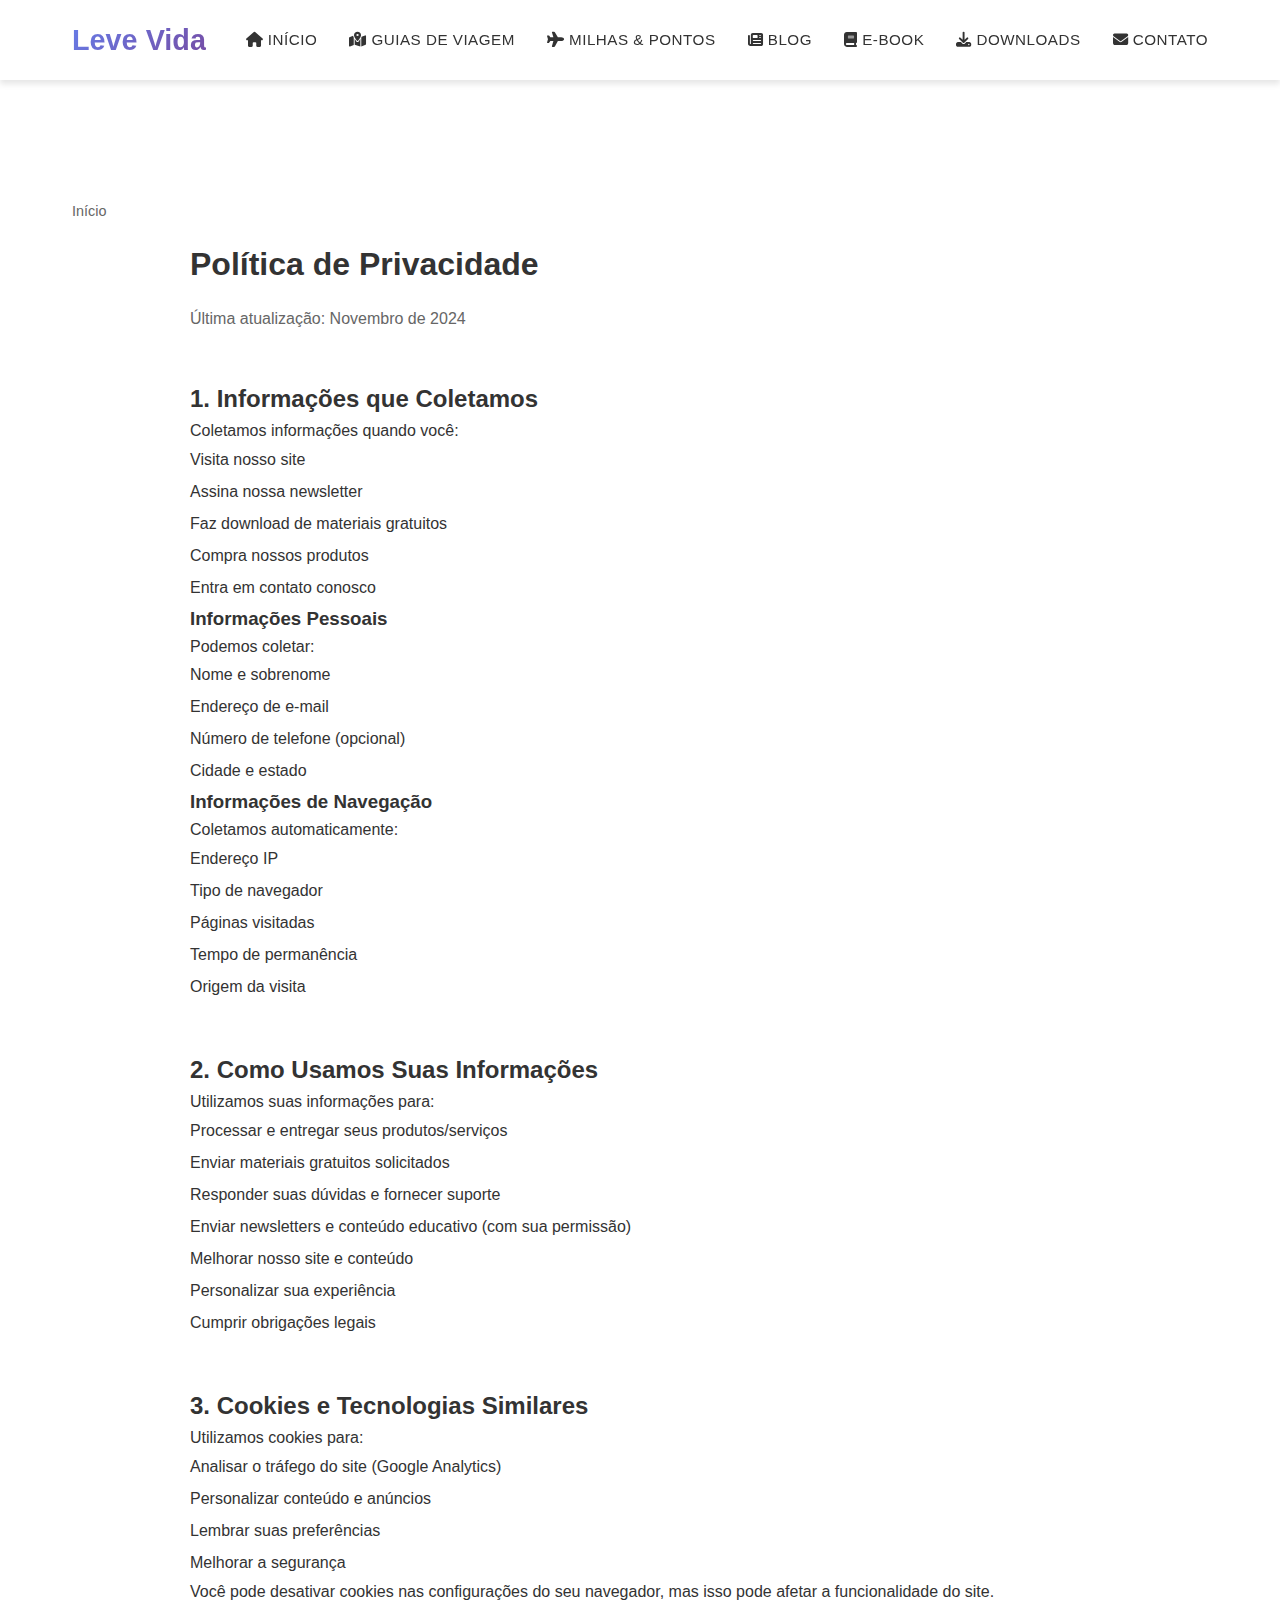
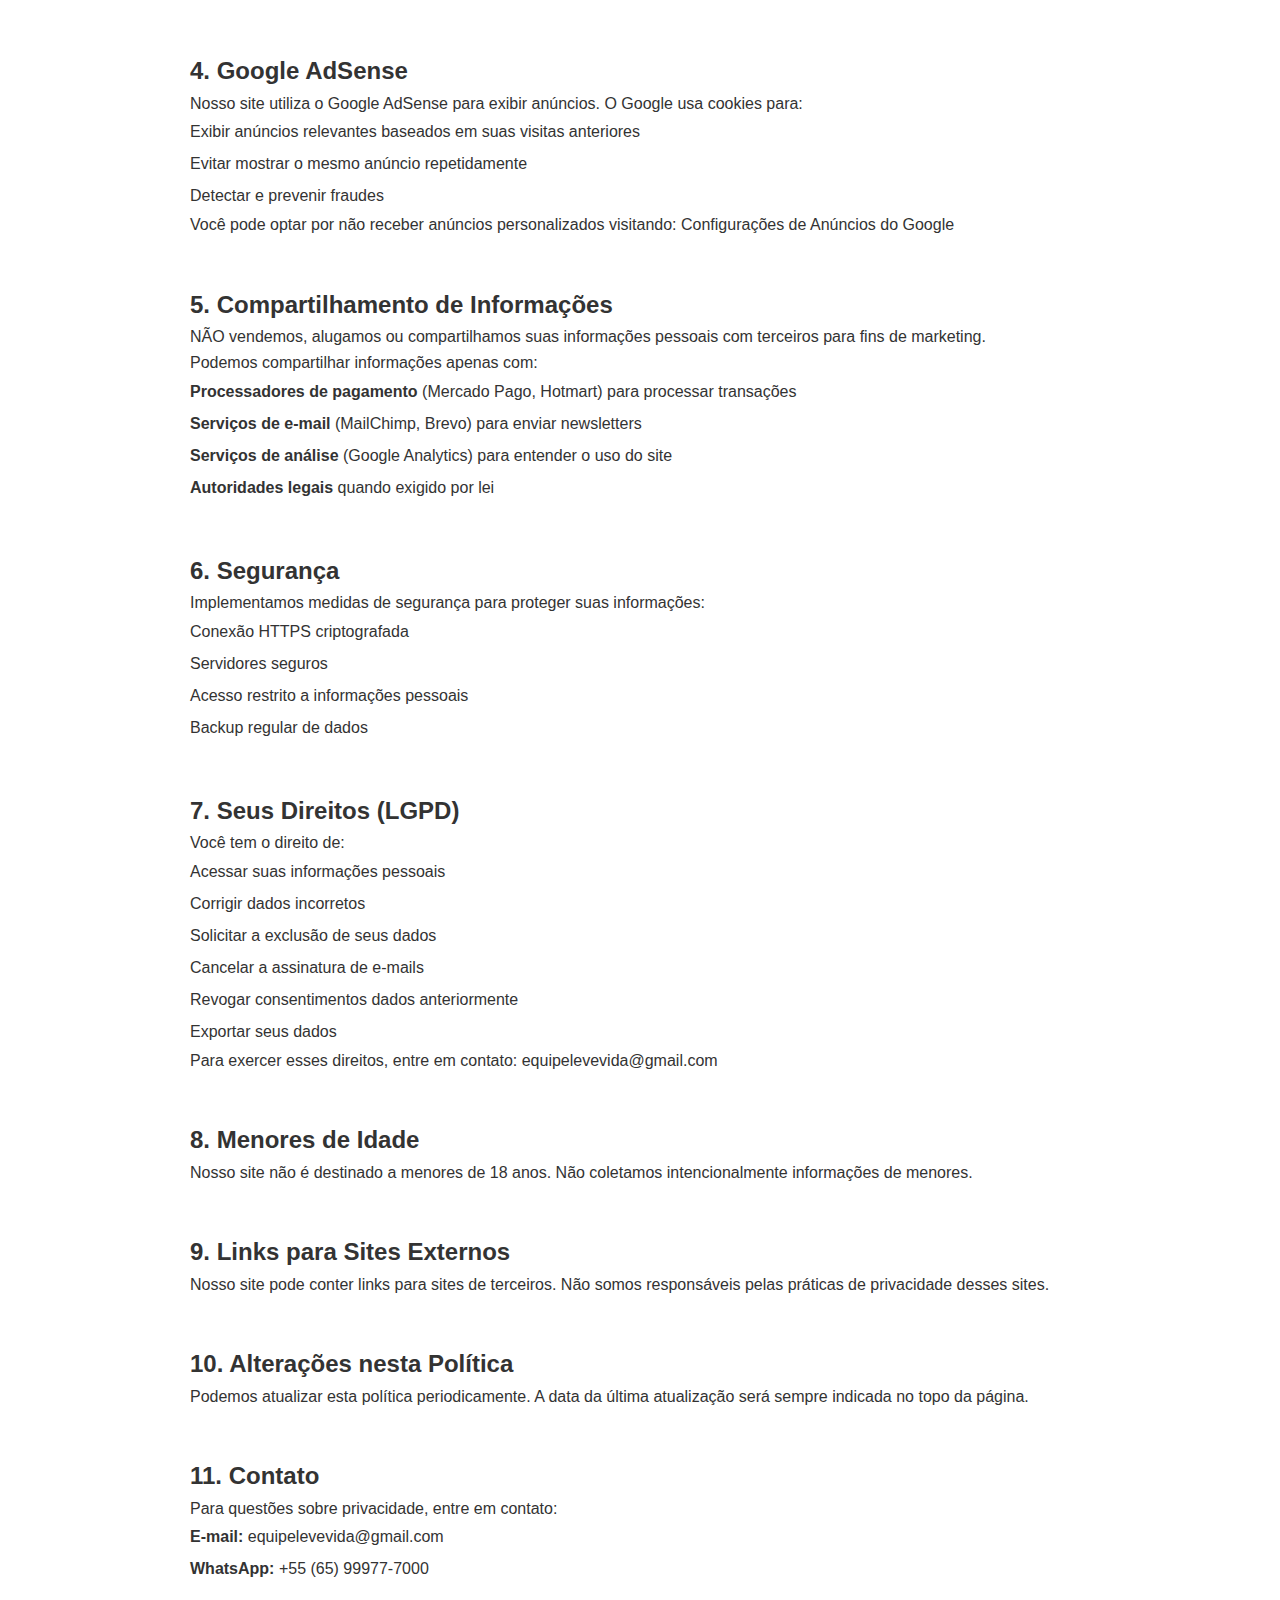
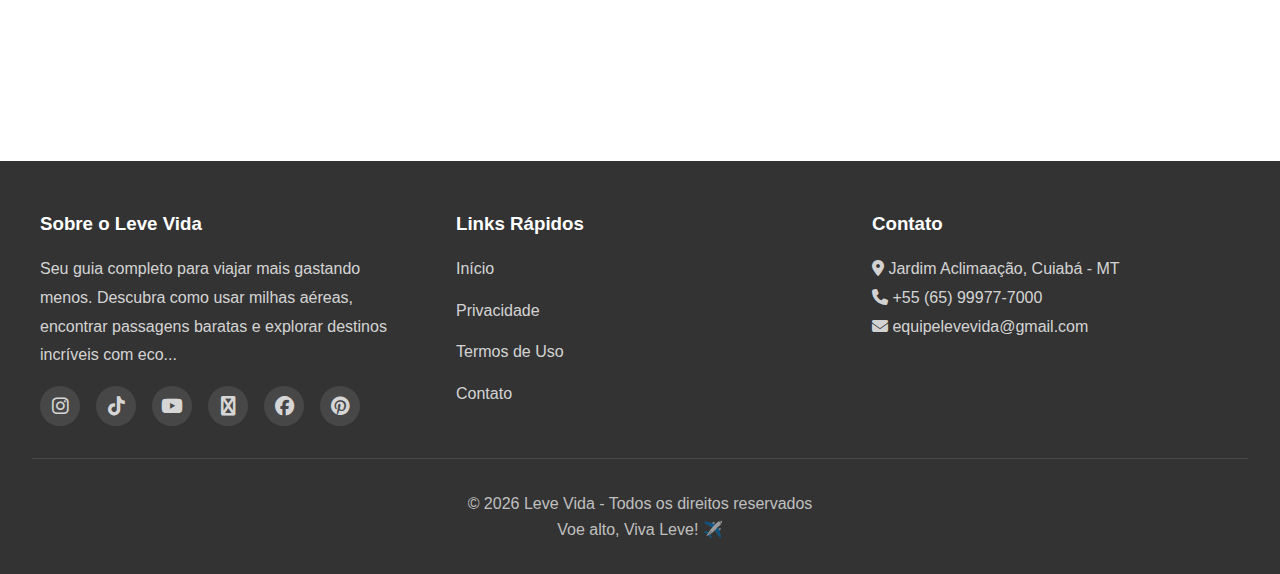
<file: levevida-site/privacidade.html>
<!DOCTYPE html>
<html lang="pt-BR">
<head>
    <meta charset="UTF-8">
    <meta name="viewport" content="width=device-width, initial-scale=1.0">
    <title>Política de Privacidade | Leve Vida</title>
    
    <link rel="icon" type="image/x-icon" href="assets/images/favicon.ico">
    <link rel="stylesheet" href="https://cdnjs.cloudflare.com/ajax/libs/font-awesome/6.4.0/css/all.min.css">
    <link rel="stylesheet" href="assets/css/style.css">
</head>
<body>
    <!-- HEADER -->
    <header class="header">
        <div class="header-container">
            <div class="logo">
                <a href="index.html" class="logo-text">Leve Vida</a>
            </div>
            
            <nav>
                <ul class="nav-menu">
                    <!-- Renderizado via JavaScript -->
                </ul>
            </nav>
            
            <div class="hamburger">
                <span></span>
                <span></span>
                <span></span>
            </div>
        </div>
    </header>
    
    <div class="container" style="margin-top: 120px;">
        <div id="breadcrumbs"></div>
        
        <article style="max-width: 900px; margin: 0 auto;">
            <h1 style="margin-bottom: 1rem;">Política de Privacidade</h1>
            <p style="color: #666; margin-bottom: 3rem;">Última atualização: Novembro de 2024</p>
            
            <section style="margin-bottom: 3rem;">
                <h2>1. Informações que Coletamos</h2>
                <p>Coletamos informações quando você:</p>
                <ul style="line-height: 2;">
                    <li>Visita nosso site</li>
                    <li>Assina nossa newsletter</li>
                    <li>Faz download de materiais gratuitos</li>
                    <li>Compra nossos produtos</li>
                    <li>Entra em contato conosco</li>
                </ul>
                
                <h3>Informações Pessoais</h3>
                <p>Podemos coletar:</p>
                <ul style="line-height: 2;">
                    <li>Nome e sobrenome</li>
                    <li>Endereço de e-mail</li>
                    <li>Número de telefone (opcional)</li>
                    <li>Cidade e estado</li>
                </ul>
                
                <h3>Informações de Navegação</h3>
                <p>Coletamos automaticamente:</p>
                <ul style="line-height: 2;">
                    <li>Endereço IP</li>
                    <li>Tipo de navegador</li>
                    <li>Páginas visitadas</li>
                    <li>Tempo de permanência</li>
                    <li>Origem da visita</li>
                </ul>
            </section>
            
            <section style="margin-bottom: 3rem;">
                <h2>2. Como Usamos Suas Informações</h2>
                <p>Utilizamos suas informações para:</p>
                <ul style="line-height: 2;">
                    <li>Processar e entregar seus produtos/serviços</li>
                    <li>Enviar materiais gratuitos solicitados</li>
                    <li>Responder suas dúvidas e fornecer suporte</li>
                    <li>Enviar newsletters e conteúdo educativo (com sua permissão)</li>
                    <li>Melhorar nosso site e conteúdo</li>
                    <li>Personalizar sua experiência</li>
                    <li>Cumprir obrigações legais</li>
                </ul>
            </section>
            
            <section style="margin-bottom: 3rem;">
                <h2>3. Cookies e Tecnologias Similares</h2>
                <p>Utilizamos cookies para:</p>
                <ul style="line-height: 2;">
                    <li>Analisar o tráfego do site (Google Analytics)</li>
                    <li>Personalizar conteúdo e anúncios</li>
                    <li>Lembrar suas preferências</li>
                    <li>Melhorar a segurança</li>
                </ul>
                
                <p>Você pode desativar cookies nas configurações do seu navegador, mas isso pode afetar a funcionalidade do site.</p>
            </section>
            
            <section style="margin-bottom: 3rem;">
                <h2>4. Google AdSense</h2>
                <p>Nosso site utiliza o Google AdSense para exibir anúncios. O Google usa cookies para:</p>
                <ul style="line-height: 2;">
                    <li>Exibir anúncios relevantes baseados em suas visitas anteriores</li>
                    <li>Evitar mostrar o mesmo anúncio repetidamente</li>
                    <li>Detectar e prevenir fraudes</li>
                </ul>
                
                <p>Você pode optar por não receber anúncios personalizados visitando: 
                    <a href="https://www.google.com/settings/ads" target="_blank" rel="noopener">Configurações de Anúncios do Google</a>
                </p>
            </section>
            
            <section style="margin-bottom: 3rem;">
                <h2>5. Compartilhamento de Informações</h2>
                <p>NÃO vendemos, alugamos ou compartilhamos suas informações pessoais com terceiros para fins de marketing.</p>
                
                <p>Podemos compartilhar informações apenas com:</p>
                <ul style="line-height: 2;">
                    <li><strong>Processadores de pagamento</strong> (Mercado Pago, Hotmart) para processar transações</li>
                    <li><strong>Serviços de e-mail</strong> (MailChimp, Brevo) para enviar newsletters</li>
                    <li><strong>Serviços de análise</strong> (Google Analytics) para entender o uso do site</li>
                    <li><strong>Autoridades legais</strong> quando exigido por lei</li>
                </ul>
            </section>
            
            <section style="margin-bottom: 3rem;">
                <h2>6. Segurança</h2>
                <p>Implementamos medidas de segurança para proteger suas informações:</p>
                <ul style="line-height: 2;">
                    <li>Conexão HTTPS criptografada</li>
                    <li>Servidores seguros</li>
                    <li>Acesso restrito a informações pessoais</li>
                    <li>Backup regular de dados</li>
                </ul>
            </section>
            
            <section style="margin-bottom: 3rem;">
                <h2>7. Seus Direitos (LGPD)</h2>
                <p>Você tem o direito de:</p>
                <ul style="line-height: 2;">
                    <li>Acessar suas informações pessoais</li>
                    <li>Corrigir dados incorretos</li>
                    <li>Solicitar a exclusão de seus dados</li>
                    <li>Cancelar a assinatura de e-mails</li>
                    <li>Revogar consentimentos dados anteriormente</li>
                    <li>Exportar seus dados</li>
                </ul>
                
                <p>Para exercer esses direitos, entre em contato: <a href="mailto:equipelevevida@gmail.com">equipelevevida@gmail.com</a></p>
            </section>
            
            <section style="margin-bottom: 3rem;">
                <h2>8. Menores de Idade</h2>
                <p>Nosso site não é destinado a menores de 18 anos. Não coletamos intencionalmente informações de menores.</p>
            </section>
            
            <section style="margin-bottom: 3rem;">
                <h2>9. Links para Sites Externos</h2>
                <p>Nosso site pode conter links para sites de terceiros. Não somos responsáveis pelas práticas de privacidade desses sites.</p>
            </section>
            
            <section style="margin-bottom: 3rem;">
                <h2>10. Alterações nesta Política</h2>
                <p>Podemos atualizar esta política periodicamente. A data da última atualização será sempre indicada no topo da página.</p>
            </section>
            
            <section style="margin-bottom: 3rem;">
                <h2>11. Contato</h2>
                <p>Para questões sobre privacidade, entre em contato:</p>
                <ul style="line-height: 2;">
                    <li><strong>E-mail:</strong> equipelevevida@gmail.com</li>
                    <li><strong>WhatsApp:</strong> +55 (65) 99977-7000</li>
                </ul>
            </section>
        </article>
    </div>
    
    <footer class="footer">
        <div class="footer-container">
            <div class="footer-section">
                <h3>Sobre o Leve Vida</h3>
                <p></p>
                <div class="social-media"></div>
            </div>
            
            <div class="footer-section">
                <h3>Links Rápidos</h3>
                <div class="footer-links">
                    <a href="index.html">Início</a>
                    <a href="privacidade.html">Privacidade</a>
                    <a href="termos.html">Termos de Uso</a>
                    <a href="contato.html">Contato</a>
                </div>
            </div>
            
            <div class="footer-section">
                <h3>Contato</h3>
            </div>
        </div>
        
        <div class="footer-bottom">
            <p></p>
            <p></p>
        </div>
    </footer>
    
    <script src="assets/js/config.js"></script>
    <script src="assets/js/seo.js"></script>
    <script src="assets/js/script.js"></script>
</body>
</html>
</file>
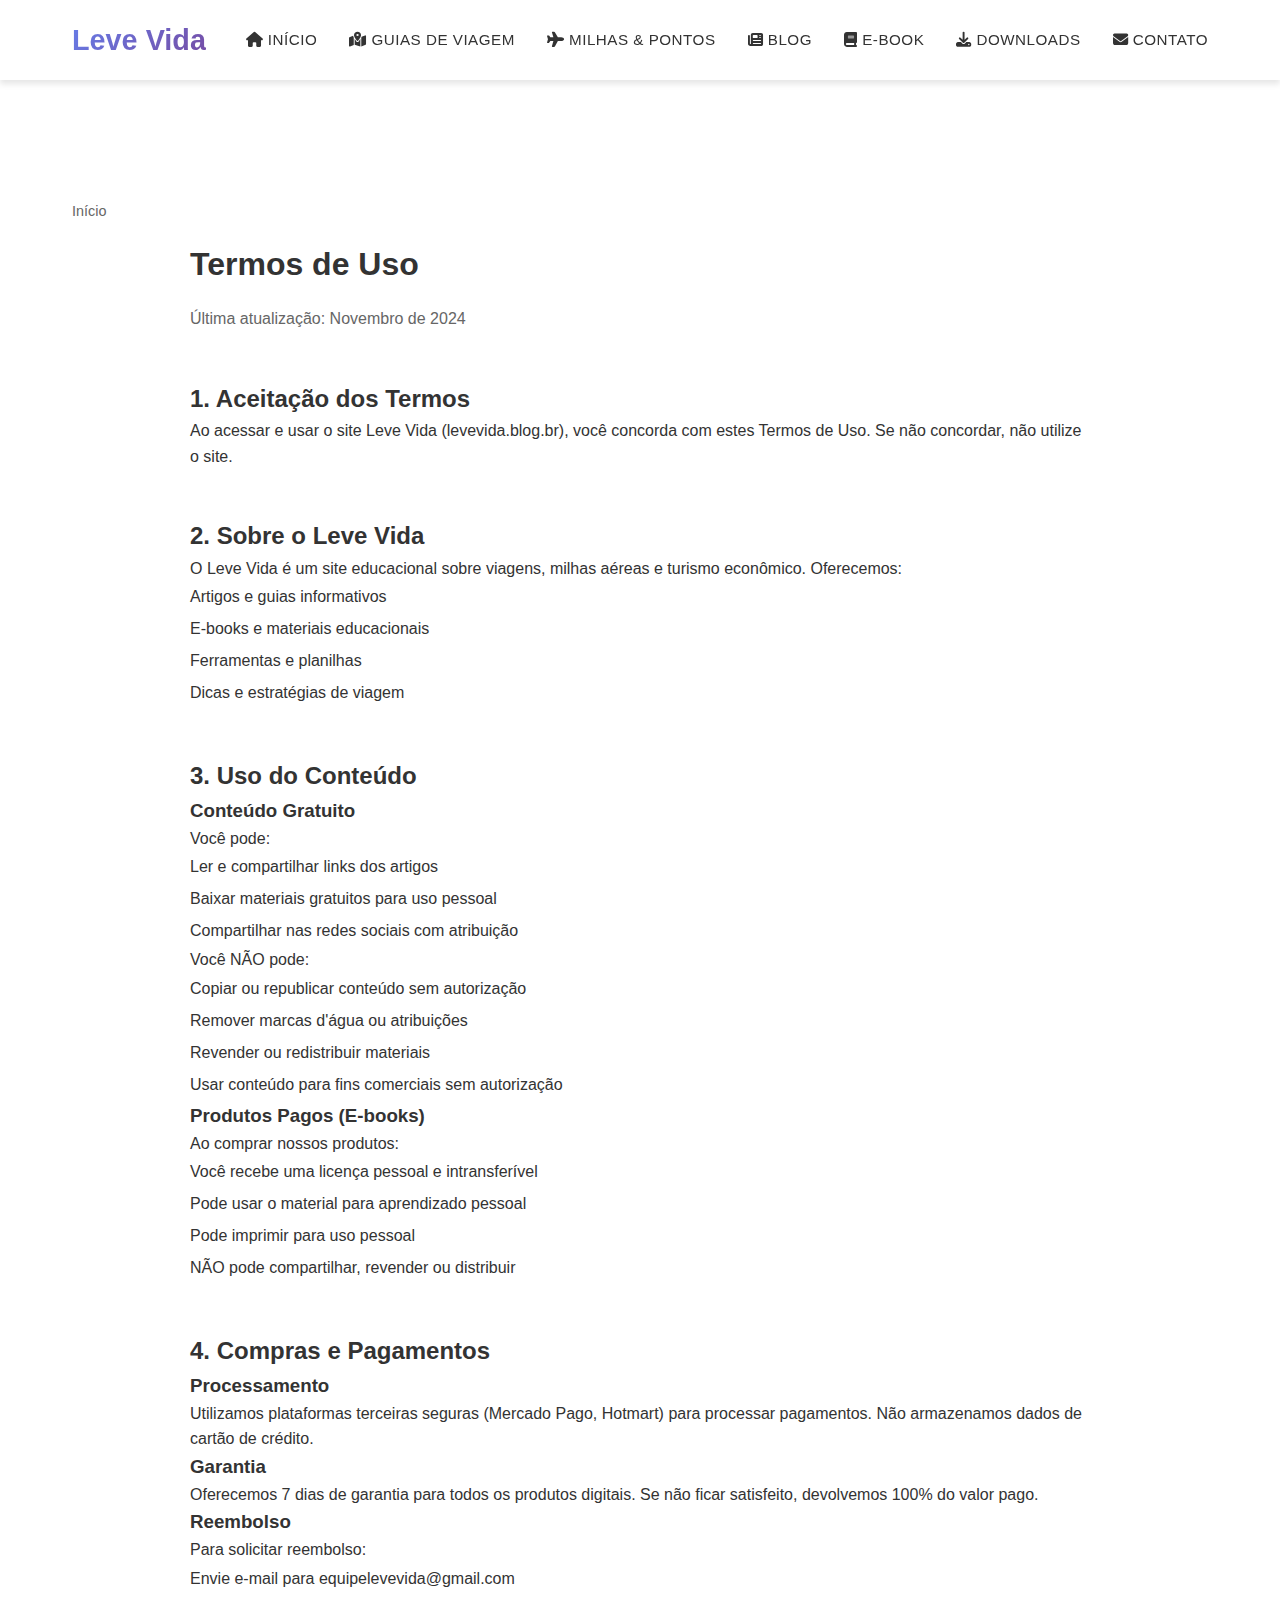
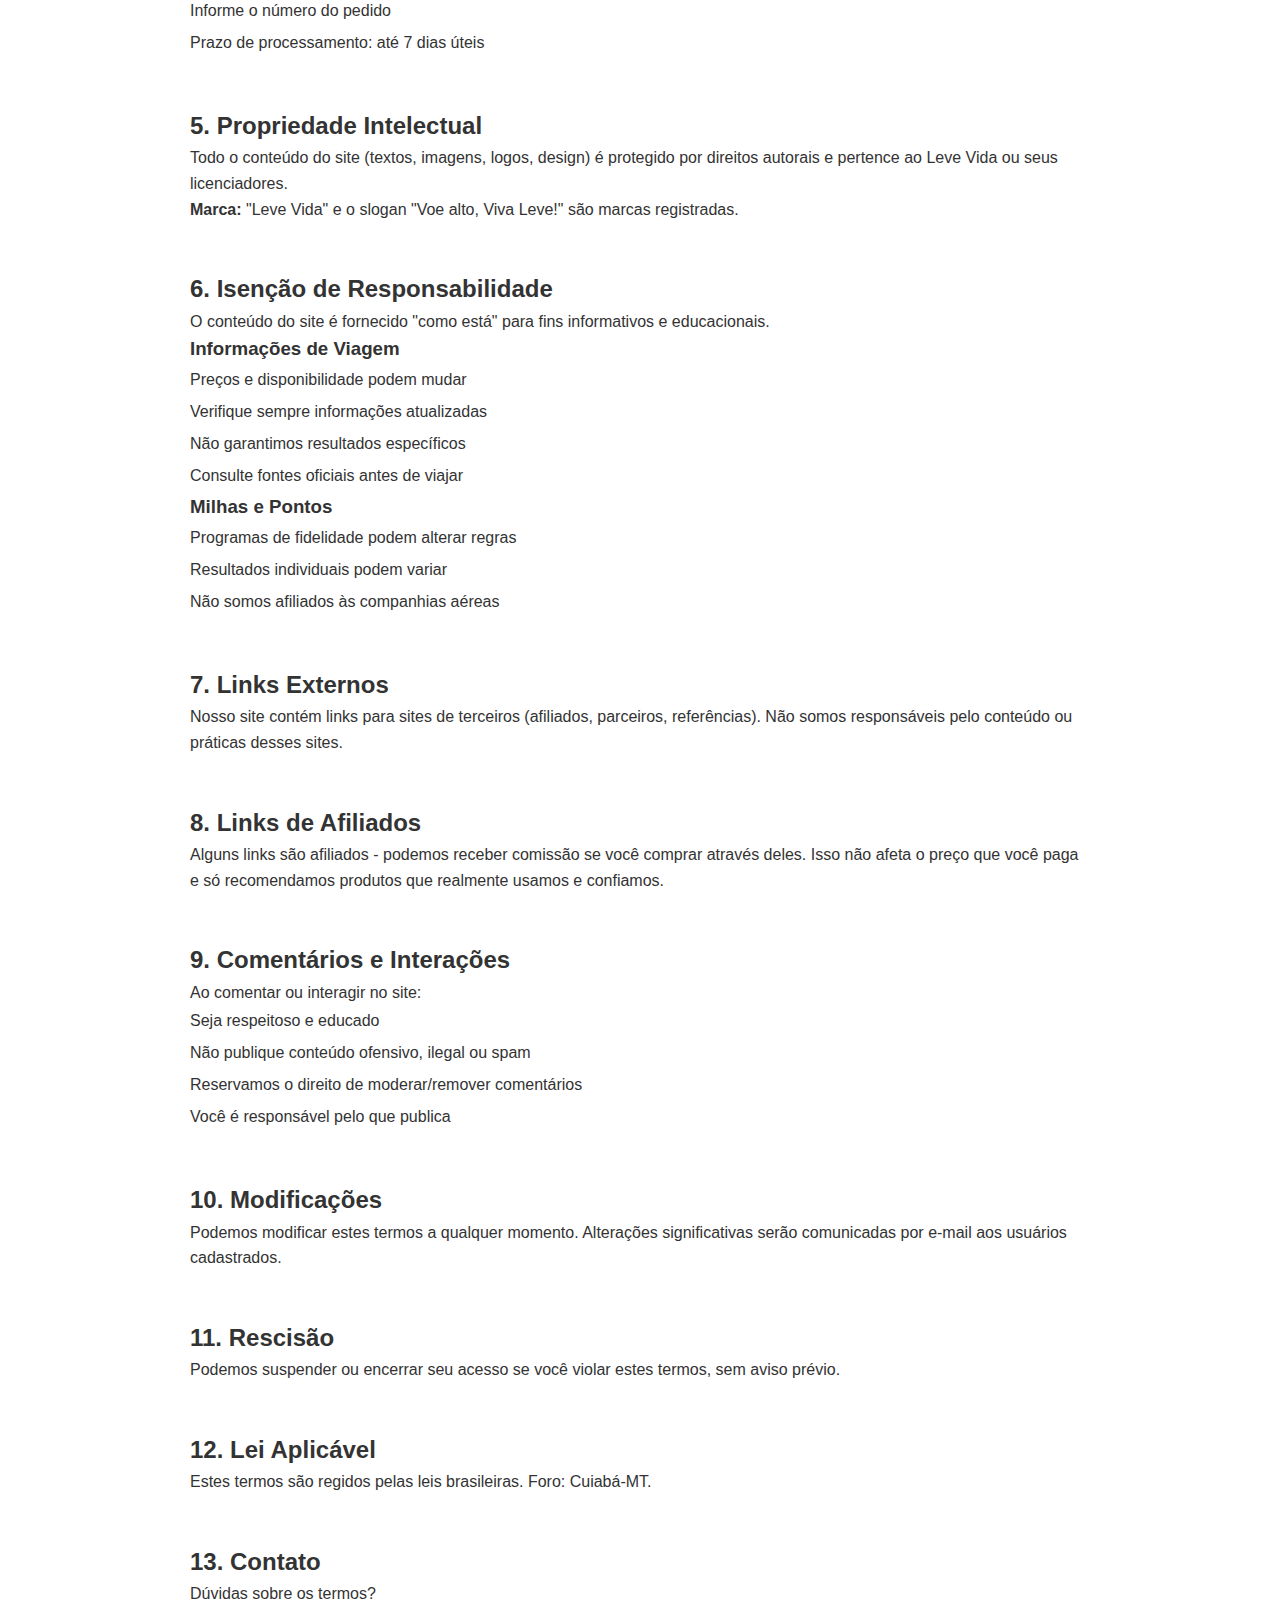
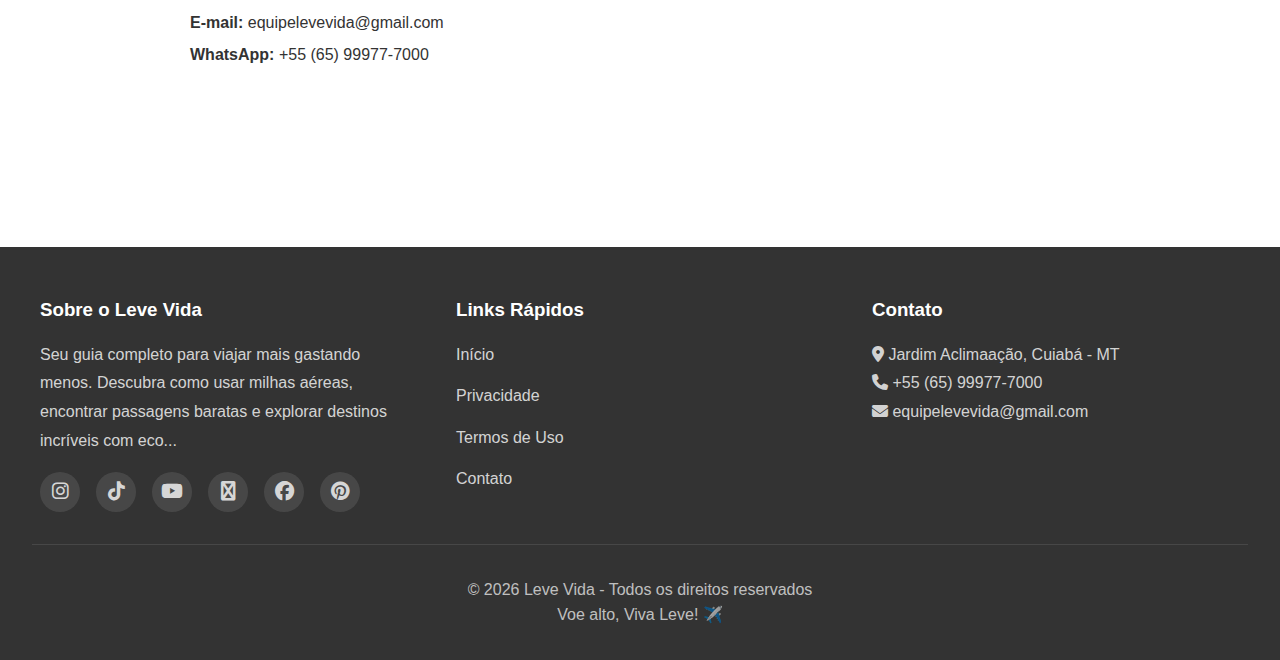
<file: levevida-site/termos.html>
<!DOCTYPE html>
<html lang="pt-BR">
<head>
    <meta charset="UTF-8">
    <meta name="viewport" content="width=device-width, initial-scale=1.0">
    <title>Termos de Uso | Leve Vida</title>
    
    <link rel="icon" type="image/x-icon" href="assets/images/favicon.ico">
    <link rel="stylesheet" href="https://cdnjs.cloudflare.com/ajax/libs/font-awesome/6.4.0/css/all.min.css">
    <link rel="stylesheet" href="assets/css/style.css">
</head>
<body>
    <!-- HEADER -->
    <header class="header">
        <div class="header-container">
            <div class="logo">
                <a href="index.html" class="logo-text">Leve Vida</a>
            </div>
            
            <nav>
                <ul class="nav-menu"></ul>
            </nav>
            
            <div class="hamburger">
                <span></span>
                <span></span>
                <span></span>
            </div>
        </div>
    </header>
    
    <div class="container" style="margin-top: 120px;">
        <div id="breadcrumbs"></div>
        
        <article style="max-width: 900px; margin: 0 auto;">
            <h1 style="margin-bottom: 1rem;">Termos de Uso</h1>
            <p style="color: #666; margin-bottom: 3rem;">Última atualização: Novembro de 2024</p>
            
            <section style="margin-bottom: 3rem;">
                <h2>1. Aceitação dos Termos</h2>
                <p>Ao acessar e usar o site Leve Vida (levevida.blog.br), você concorda com estes Termos de Uso. Se não concordar, não utilize o site.</p>
            </section>
            
            <section style="margin-bottom: 3rem;">
                <h2>2. Sobre o Leve Vida</h2>
                <p>O Leve Vida é um site educacional sobre viagens, milhas aéreas e turismo econômico. Oferecemos:</p>
                <ul style="line-height: 2;">
                    <li>Artigos e guias informativos</li>
                    <li>E-books e materiais educacionais</li>
                    <li>Ferramentas e planilhas</li>
                    <li>Dicas e estratégias de viagem</li>
                </ul>
            </section>
            
            <section style="margin-bottom: 3rem;">
                <h2>3. Uso do Conteúdo</h2>
                <h3>Conteúdo Gratuito</h3>
                <p>Você pode:</p>
                <ul style="line-height: 2;">
                    <li>Ler e compartilhar links dos artigos</li>
                    <li>Baixar materiais gratuitos para uso pessoal</li>
                    <li>Compartilhar nas redes sociais com atribuição</li>
                </ul>
                
                <p>Você NÃO pode:</p>
                <ul style="line-height: 2;">
                    <li>Copiar ou republicar conteúdo sem autorização</li>
                    <li>Remover marcas d'água ou atribuições</li>
                    <li>Revender ou redistribuir materiais</li>
                    <li>Usar conteúdo para fins comerciais sem autorização</li>
                </ul>
                
                <h3>Produtos Pagos (E-books)</h3>
                <p>Ao comprar nossos produtos:</p>
                <ul style="line-height: 2;">
                    <li>Você recebe uma licença pessoal e intransferível</li>
                    <li>Pode usar o material para aprendizado pessoal</li>
                    <li>Pode imprimir para uso pessoal</li>
                    <li>NÃO pode compartilhar, revender ou distribuir</li>
                </ul>
            </section>
            
            <section style="margin-bottom: 3rem;">
                <h2>4. Compras e Pagamentos</h2>
                <h3>Processamento</h3>
                <p>Utilizamos plataformas terceiras seguras (Mercado Pago, Hotmart) para processar pagamentos. Não armazenamos dados de cartão de crédito.</p>
                
                <h3>Garantia</h3>
                <p>Oferecemos 7 dias de garantia para todos os produtos digitais. Se não ficar satisfeito, devolvemos 100% do valor pago.</p>
                
                <h3>Reembolso</h3>
                <p>Para solicitar reembolso:</p>
                <ul style="line-height: 2;">
                    <li>Envie e-mail para equipelevevida@gmail.com</li>
                    <li>Informe o número do pedido</li>
                    <li>Prazo de processamento: até 7 dias úteis</li>
                </ul>
            </section>
            
            <section style="margin-bottom: 3rem;">
                <h2>5. Propriedade Intelectual</h2>
                <p>Todo o conteúdo do site (textos, imagens, logos, design) é protegido por direitos autorais e pertence ao Leve Vida ou seus licenciadores.</p>
                
                <p><strong>Marca:</strong> "Leve Vida" e o slogan "Voe alto, Viva Leve!" são marcas registradas.</p>
            </section>
            
            <section style="margin-bottom: 3rem;">
                <h2>6. Isenção de Responsabilidade</h2>
                <p>O conteúdo do site é fornecido "como está" para fins informativos e educacionais.</p>
                
                <h3>Informações de Viagem</h3>
                <ul style="line-height: 2;">
                    <li>Preços e disponibilidade podem mudar</li>
                    <li>Verifique sempre informações atualizadas</li>
                    <li>Não garantimos resultados específicos</li>
                    <li>Consulte fontes oficiais antes de viajar</li>
                </ul>
                
                <h3>Milhas e Pontos</h3>
                <ul style="line-height: 2;">
                    <li>Programas de fidelidade podem alterar regras</li>
                    <li>Resultados individuais podem variar</li>
                    <li>Não somos afiliados às companhias aéreas</li>
                </ul>
            </section>
            
            <section style="margin-bottom: 3rem;">
                <h2>7. Links Externos</h2>
                <p>Nosso site contém links para sites de terceiros (afiliados, parceiros, referências). Não somos responsáveis pelo conteúdo ou práticas desses sites.</p>
            </section>
            
            <section style="margin-bottom: 3rem;">
                <h2>8. Links de Afiliados</h2>
                <p>Alguns links são afiliados - podemos receber comissão se você comprar através deles. Isso não afeta o preço que você paga e só recomendamos produtos que realmente usamos e confiamos.</p>
            </section>
            
            <section style="margin-bottom: 3rem;">
                <h2>9. Comentários e Interações</h2>
                <p>Ao comentar ou interagir no site:</p>
                <ul style="line-height: 2;">
                    <li>Seja respeitoso e educado</li>
                    <li>Não publique conteúdo ofensivo, ilegal ou spam</li>
                    <li>Reservamos o direito de moderar/remover comentários</li>
                    <li>Você é responsável pelo que publica</li>
                </ul>
            </section>
            
            <section style="margin-bottom: 3rem;">
                <h2>10. Modificações</h2>
                <p>Podemos modificar estes termos a qualquer momento. Alterações significativas serão comunicadas por e-mail aos usuários cadastrados.</p>
            </section>
            
            <section style="margin-bottom: 3rem;">
                <h2>11. Rescisão</h2>
                <p>Podemos suspender ou encerrar seu acesso se você violar estes termos, sem aviso prévio.</p>
            </section>
            
            <section style="margin-bottom: 3rem;">
                <h2>12. Lei Aplicável</h2>
                <p>Estes termos são regidos pelas leis brasileiras. Foro: Cuiabá-MT.</p>
            </section>
            
            <section style="margin-bottom: 3rem;">
                <h2>13. Contato</h2>
                <p>Dúvidas sobre os termos?</p>
                <ul style="line-height: 2;">
                    <li><strong>E-mail:</strong> equipelevevida@gmail.com</li>
                    <li><strong>WhatsApp:</strong> +55 (65) 99977-7000</li>
                </ul>
            </section>
        </article>
    </div>
    
    <footer class="footer">
        <div class="footer-container">
            <div class="footer-section">
                <h3>Sobre o Leve Vida</h3>
                <p></p>
                <div class="social-media"></div>
            </div>
            
            <div class="footer-section">
                <h3>Links Rápidos</h3>
                <div class="footer-links">
                    <a href="index.html">Início</a>
                    <a href="privacidade.html">Privacidade</a>
                    <a href="termos.html">Termos de Uso</a>
                    <a href="contato.html">Contato</a>
                </div>
            </div>
            
            <div class="footer-section">
                <h3>Contato</h3>
            </div>
        </div>
        
        <div class="footer-bottom">
            <p></p>
            <p></p>
        </div>
    </footer>
    
    <script src="assets/js/config.js"></script>
    <script src="assets/js/seo.js"></script>
    <script src="assets/js/script.js"></script>
</body>
</html>
</file>
<file: levevida-site/assets/css/style.css>
/* ============================================
   LEVE VIDA - STYLESHEET PRINCIPAL
   Arquivo: style.css
   Descrição: Estilos globais e componentes do site
   ============================================ */

/* ============================================
   VARIÁVEIS CSS
   Edite estas variáveis para personalizar cores
   ============================================ */
:root {
    /* Cores principais */
    --color-primary: #667eea;
    --color-secondary: #764ba2;
    --color-accent: #f093fb;
    
    /* Cores de texto */
    --color-text-dark: #333;
    --color-text-light: #666;
    --color-text-white: #ffffff;
    
    /* Cores de fundo */
    --color-bg-light: #f8f9fa;
    --color-bg-white: #ffffff;
    --color-bg-dark: #333;
    
    /* Gradiente */
    --gradient-primary: linear-gradient(135deg, #667eea 0%, #764ba2 100%);
    
    /* Sombras */
    --shadow-sm: 0 2px 4px rgba(0,0,0,0.1);
    --shadow-md: 0 4px 6px rgba(0,0,0,0.1);
    --shadow-lg: 0 6px 12px rgba(0,0,0,0.15);
    
    /* Transições */
    --transition-fast: 0.2s ease;
    --transition-normal: 0.3s ease;
    
    /* Tamanhos */
    --container-max-width: 1200px;
    --border-radius: 10px;
    --header-height: 80px;
}

/* ============================================
   RESET CSS
   ============================================ */
* {
    margin: 0;
    padding: 0;
    box-sizing: border-box;
}

html {
    scroll-behavior: smooth;
    font-size: 16px;
}

body {
    font-family: 'Segoe UI', Tahoma, Geneva, Verdana, sans-serif;
    line-height: 1.6;
    color: var(--color-text-dark);
    background-color: var(--color-bg-white);
    overflow-x: hidden;
}

img {
    max-width: 100%;
    height: auto;
    display: block;
}

a {
    text-decoration: none;
    color: inherit;
}

ul {
    list-style: none;
}

button {
    font-family: inherit;
    cursor: pointer;
}

/* ============================================
   HEADER E NAVEGAÇÃO
   ============================================ */
.header {
    background-color: var(--color-bg-white);
    box-shadow: var(--shadow-md);
    position: fixed;
    top: 0;
    left: 0;
    width: 100%;
    z-index: 1000;
    transition: all var(--transition-normal);
}

.header-container {
    max-width: var(--container-max-width);
    margin: 0 auto;
    padding: 0 2rem;
    display: flex;
    justify-content: space-between;
    align-items: center;
    height: var(--header-height);
}

/* Logo */
.logo {
    display: flex;
    align-items: center;
    gap: 0.5rem;
}

.logo-text {
    font-size: 1.8rem;
    font-weight: bold;
    background: var(--gradient-primary);
    -webkit-background-clip: text;
    -webkit-text-fill-color: transparent;
    background-clip: text;
}

/* Navegação */
.nav-menu {
    display: flex;
    gap: 2rem;
    align-items: center;
}

.nav-link {
    color: var(--color-text-dark);
    font-weight: 500;
    font-size: 0.95rem;
    text-transform: uppercase;
    letter-spacing: 0.5px;
    transition: color var(--transition-normal);
    position: relative;
}

.nav-link::after {
    content: '';
    position: absolute;
    bottom: -5px;
    left: 0;
    width: 0;
    height: 2px;
    background: var(--gradient-primary);
    transition: width var(--transition-normal);
}

.nav-link:hover {
    color: var(--color-primary);
}

.nav-link:hover::after {
    width: 100%;
}

.nav-link.active {
    color: var(--color-primary);
}

/* Menu Mobile */
.hamburger {
    display: none;
    flex-direction: column;
    gap: 4px;
    cursor: pointer;
    padding: 0.5rem;
}

.hamburger span {
    width: 25px;
    height: 3px;
    background-color: var(--color-primary);
    transition: all var(--transition-normal);
    border-radius: 2px;
}

.hamburger.active span:nth-child(1) {
    transform: rotate(45deg) translate(5px, 5px);
}

.hamburger.active span:nth-child(2) {
    opacity: 0;
}

.hamburger.active span:nth-child(3) {
    transform: rotate(-45deg) translate(7px, -6px);
}

/* ============================================
   HERO SECTION
   ============================================ */
.hero {
    background: var(--gradient-primary);
    color: var(--color-text-white);
    padding: 8rem 2rem 4rem;
    margin-top: var(--header-height);
    text-align: center;
    position: relative;
    overflow: hidden;
}

.hero::before {
    content: '';
    position: absolute;
    top: 0;
    left: 0;
    right: 0;
    bottom: 0;
    background: url('data:image/svg+xml,<svg xmlns="http://www.w3.org/2000/svg" viewBox="0 0 1440 320"><path fill="%23ffffff" fill-opacity="0.1" d="M0,96L48,112C96,128,192,160,288,160C384,160,480,128,576,122.7C672,117,768,139,864,138.7C960,139,1056,117,1152,96C1248,75,1344,53,1392,42.7L1440,32L1440,320L1392,320C1344,320,1248,320,1152,320C1056,320,960,320,864,320C768,320,672,320,576,320C480,320,384,320,288,320C192,320,96,320,48,320L0,320Z"></path></svg>') no-repeat bottom;
    background-size: cover;
    opacity: 0.3;
}

.hero-content {
    max-width: 800px;
    margin: 0 auto;
    position: relative;
    z-index: 1;
}

.hero h1 {
    font-size: clamp(2rem, 5vw, 3rem);
    margin-bottom: 1.5rem;
    line-height: 1.2;
}

.hero p {
    font-size: clamp(1rem, 2vw, 1.3rem);
    margin-bottom: 2rem;
    opacity: 0.95;
}

.hero-cta {
    display: inline-block;
    background-color: var(--color-bg-white);
    color: var(--color-primary);
    padding: 1rem 2.5rem;
    border-radius: 50px;
    font-weight: bold;
    font-size: 1.1rem;
    transition: all var(--transition-normal);
    box-shadow: var(--shadow-lg);
}

.hero-cta:hover {
    transform: translateY(-3px);
    box-shadow: 0 8px 16px rgba(0,0,0,0.2);
}

/* ============================================
   CONTAINER GLOBAL
   ============================================ */
.container {
    max-width: var(--container-max-width);
    margin: 0 auto;
    padding: 4rem 2rem;
}

/* ============================================
   SEÇÕES
   ============================================ */
section {
    margin-bottom: 4rem;
}

.section-title {
    font-size: clamp(1.8rem, 4vw, 2.5rem);
    color: var(--color-primary);
    margin-bottom: 1rem;
    position: relative;
    display: inline-block;
}

.section-title::after {
    content: '';
    position: absolute;
    bottom: -10px;
    left: 0;
    width: 60%;
    height: 4px;
    background: var(--gradient-primary);
    border-radius: 2px;
}

.section-subtitle {
    color: var(--color-text-light);
    font-size: 1.1rem;
    margin-bottom: 3rem;
}

/* ============================================
   GRID DE CARDS
   ============================================ */
.cards-grid {
    display: grid;
    grid-template-columns: repeat(auto-fit, minmax(280px, 1fr));
    gap: 2rem;
    margin-top: 2rem;
}

.card {
    background-color: var(--color-bg-white);
    border-radius: var(--border-radius);
    padding: 2rem;
    box-shadow: var(--shadow-md);
    transition: all var(--transition-normal);
    border: 1px solid transparent;
}

.card:hover {
    transform: translateY(-8px);
    box-shadow: var(--shadow-lg);
    border-color: var(--color-primary);
}

.card-icon {
    font-size: 3rem;
    margin-bottom: 1rem;
    background: var(--gradient-primary);
    -webkit-background-clip: text;
    -webkit-text-fill-color: transparent;
    background-clip: text;
}

.card-title {
    font-size: 1.4rem;
    color: var(--color-secondary);
    margin-bottom: 1rem;
}

.card-description {
    color: var(--color-text-light);
    line-height: 1.7;
    margin-bottom: 1rem;
}

.card-link {
    display: inline-block;
    color: var(--color-primary);
    font-weight: 600;
    margin-top: 1rem;
    transition: all var(--transition-normal);
}

.card-link:hover {
    color: var(--color-secondary);
    transform: translateX(5px);
}

.card-link i {
    margin-left: 0.5rem;
    transition: transform var(--transition-normal);
}

.card-link:hover i {
    transform: translateX(3px);
}

/* ============================================
   BOTÕES
   ============================================ */
.btn {
    display: inline-block;
    padding: 0.9rem 2rem;
    border-radius: 5px;
    font-weight: 600;
    text-align: center;
    transition: all var(--transition-normal);
    border: none;
    cursor: pointer;
    font-size: 1rem;
}

.btn-primary {
    background: var(--gradient-primary);
    color: var(--color-text-white);
    box-shadow: var(--shadow-md);
}

.btn-primary:hover {
    transform: translateY(-2px);
    box-shadow: 0 6px 16px rgba(102, 126, 234, 0.4);
}

.btn-secondary {
    background-color: var(--color-bg-white);
    color: var(--color-primary);
    border: 2px solid var(--color-primary);
}

.btn-secondary:hover {
    background-color: var(--color-primary);
    color: var(--color-text-white);
}

.btn-large {
    padding: 1.2rem 3rem;
    font-size: 1.2rem;
}

/* ============================================
   FORMULÁRIOS
   ============================================ */
.form-container {
    background-color: var(--color-bg-white);
    padding: 2.5rem;
    border-radius: var(--border-radius);
    box-shadow: var(--shadow-md);
}

.form-group {
    margin-bottom: 1.5rem;
}

.form-label {
    display: block;
    margin-bottom: 0.5rem;
    font-weight: 600;
    color: var(--color-text-dark);
}

.form-input,
.form-textarea,
.form-select {
    width: 100%;
    padding: 0.9rem;
    border: 2px solid #e0e0e0;
    border-radius: 5px;
    font-size: 1rem;
    transition: border-color var(--transition-normal);
    font-family: inherit;
}

.form-input:focus,
.form-textarea:focus,
.form-select:focus {
    outline: none;
    border-color: var(--color-primary);
}

.form-textarea {
    min-height: 150px;
    resize: vertical;
}

/* ============================================
   NEWSLETTER
   ============================================ */
.newsletter {
    background: var(--gradient-primary);
    color: var(--color-text-white);
    padding: 3rem 2rem;
    border-radius: var(--border-radius);
    text-align: center;
}

.newsletter h3 {
    font-size: 1.8rem;
    margin-bottom: 1rem;
}

.newsletter p {
    margin-bottom: 2rem;
    opacity: 0.9;
}

.newsletter-form {
    display: flex;
    gap: 1rem;
    max-width: 500px;
    margin: 0 auto;
    flex-wrap: wrap;
}

.newsletter-input {
    flex: 1;
    min-width: 250px;
    padding: 1rem;
    border: none;
    border-radius: 5px;
    font-size: 1rem;
}

.newsletter-btn {
    padding: 1rem 2rem;
    background-color: var(--color-bg-white);
    color: var(--color-primary);
    border: none;
    border-radius: 5px;
    font-weight: bold;
    cursor: pointer;
    transition: all var(--transition-normal);
}

.newsletter-btn:hover {
    transform: translateY(-2px);
    box-shadow: var(--shadow-lg);
}

/* ============================================
   FOOTER
   ============================================ */
.footer {
    background-color: var(--color-bg-dark);
    color: var(--color-text-white);
    padding: 3rem 2rem 2rem;
    margin-top: 4rem;
}

.footer-container {
    max-width: var(--container-max-width);
    margin: 0 auto;
    display: grid;
    grid-template-columns: repeat(auto-fit, minmax(250px, 1fr));
    gap: 3rem;
    margin-bottom: 2rem;
}

.footer-section h3 {
    margin-bottom: 1rem;
    color: var(--color-text-white);
}

.footer-section p,
.footer-section a {
    color: rgba(255, 255, 255, 0.8);
    line-height: 1.8;
    transition: color var(--transition-normal);
}

.footer-section a:hover {
    color: var(--color-text-white);
}

.footer-links {
    display: flex;
    flex-direction: column;
    gap: 0.8rem;
}

.social-media {
    display: flex;
    gap: 1rem;
    margin-top: 1rem;
}

.social-link {
    display: flex;
    align-items: center;
    justify-content: center;
    width: 40px;
    height: 40px;
    background-color: rgba(255, 255, 255, 0.1);
    border-radius: 50%;
    color: var(--color-text-white);
    font-size: 1.2rem;
    transition: all var(--transition-normal);
}

.social-link:hover {
    background-color: var(--color-primary);
    transform: translateY(-3px);
}

.footer-bottom {
    text-align: center;
    padding-top: 2rem;
    border-top: 1px solid rgba(255, 255, 255, 0.1);
    color: rgba(255, 255, 255, 0.7);
}

/* ============================================
   E-BOOK - SEÇÃO ESPECIAL
   ============================================ */
.ebook-showcase {
    display: grid;
    grid-template-columns: 1fr 1.5fr;
    gap: 3rem;
    align-items: center;
    margin-bottom: 4rem;
}

.ebook-cover {
    position: relative;
    border-radius: var(--border-radius);
    box-shadow: var(--shadow-lg);
    overflow: hidden;
}

.ebook-cover img {
    width: 100%;
    height: auto;
}

.ebook-details h1 {
    font-size: 2.5rem;
    color: var(--color-primary);
    margin-bottom: 1rem;
}

.ebook-price {
    margin: 2rem 0;
}

.price-old {
    text-decoration: line-through;
    color: var(--color-text-light);
    font-size: 1.3rem;
}

.price-new {
    font-size: 2.5rem;
    color: var(--color-secondary);
    font-weight: bold;
    display: block;
    margin-top: 0.5rem;
}

.price-discount {
    display: inline-block;
    background-color: #ff4757;
    color: white;
    padding: 0.3rem 1rem;
    border-radius: 20px;
    font-size: 0.9rem;
    margin-left: 1rem;
}

.benefits-list {
    list-style: none;
    margin: 2rem 0;
}

.benefits-list li {
    padding: 0.8rem 0;
    padding-left: 2rem;
    position: relative;
    color: var(--color-text-dark);
}

.benefits-list li::before {
    content: '✓';
    position: absolute;
    left: 0;
    color: var(--color-primary);
    font-weight: bold;
    font-size: 1.3rem;
}

/* ============================================
   PAGINAÇÃO
   ============================================ */
.pagination {
    display: flex;
    justify-content: center;
    gap: 0.5rem;
    margin-top: 3rem;
}

.pagination-link {
    padding: 0.6rem 1rem;
    border: 1px solid #ddd;
    border-radius: 5px;
    color: var(--color-text-dark);
    transition: all var(--transition-normal);
}

.pagination-link:hover,
.pagination-link.active {
    background: var(--gradient-primary);
    color: var(--color-text-white);
    border-color: transparent;
}

/* ============================================
   FILTROS
   ============================================ */
.filters {
    display: flex;
    gap: 1rem;
    margin-bottom: 2rem;
    flex-wrap: wrap;
}

.filter-btn {
    padding: 0.6rem 1.5rem;
    border: 2px solid var(--color-primary);
    background-color: transparent;
    color: var(--color-primary);
    border-radius: 25px;
    font-weight: 600;
    transition: all var(--transition-normal);
}

.filter-btn:hover,
.filter-btn.active {
    background: var(--gradient-primary);
    color: var(--color-text-white);
}

/* ============================================
   DOWNLOADS LIST
   ============================================ */
.download-item {
    display: flex;
    align-items: center;
    gap: 1.5rem;
    padding: 1.5rem;
    background-color: var(--color-bg-white);
    border-radius: var(--border-radius);
    box-shadow: var(--shadow-sm);
    margin-bottom: 1rem;
    transition: all var(--transition-normal);
}

.download-item:hover {
    box-shadow: var(--shadow-md);
    transform: translateX(5px);
}

.download-icon {
    font-size: 2.5rem;
    color: var(--color-primary);
}

.download-info {
    flex: 1;
}

.download-title {
    font-size: 1.2rem;
    font-weight: 600;
    color: var(--color-text-dark);
    margin-bottom: 0.3rem;
}

.download-meta {
    color: var(--color-text-light);
    font-size: 0.9rem;
}

.download-btn {
    padding: 0.7rem 1.5rem;
    background: var(--gradient-primary);
    color: var(--color-text-white);
    border-radius: 5px;
    font-weight: 600;
    transition: all var(--transition-normal);
}

.download-btn:hover {
    transform: translateY(-2px);
    box-shadow: var(--shadow-md);
}

/* ============================================
   RESPONSIVIDADE
   ============================================ */

/* Tablets */
@media (max-width: 1024px) {
    .header-container {
        padding: 0 1.5rem;
    }
    
    .container {
        padding: 3rem 1.5rem;
    }
    
    .ebook-showcase {
        grid-template-columns: 1fr;
    }
}

/* Mobile */
@media (max-width: 768px) {
    /* Menu mobile */
    .hamburger {
        display: flex;
    }
    
    .nav-menu {
        position: fixed;
        top: var(--header-height);
        right: -100%;
        width: 80%;
        max-width: 300px;
        height: calc(100vh - var(--header-height));
        background-color: var(--color-bg-white);
        flex-direction: column;
        padding: 2rem;
        box-shadow: var(--shadow-lg);
        transition: right var(--transition-normal);
        align-items: flex-start;
        gap: 1.5rem;
    }
    
    .nav-menu.active {
        right: 0;
    }
    
    .nav-link {
        width: 100%;
        padding: 0.8rem 0;
        border-bottom: 1px solid #eee;
    }
    
    /* Hero */
    .hero {
        padding: 6rem 1.5rem 3rem;
    }
    
    /* Container */
    .container {
        padding: 2rem 1rem;
    }
    
    /* Cards */
    .cards-grid {
        grid-template-columns: 1fr;
        gap: 1.5rem;
    }
    
    /* Newsletter */
    .newsletter-form {
        flex-direction: column;
    }
    
    .newsletter-input {
        min-width: 100%;
    }
    
    /* Footer */
    .footer-container {
        grid-template-columns: 1fr;
        gap: 2rem;
    }
    
    /* Download items */
    .download-item {
        flex-direction: column;
        text-align: center;
    }
}

/* ============================================
   UTILITY CLASSES
   ============================================ */
.text-center {
    text-align: center;
}

.mt-1 { margin-top: 1rem; }
.mt-2 { margin-top: 2rem; }
.mt-3 { margin-top: 3rem; }
.mb-1 { margin-bottom: 1rem; }
.mb-2 { margin-bottom: 2rem; }
.mb-3 { margin-bottom: 3rem; }

.hidden {
    display: none;
}

.visible {
    display: block;
}

/* ============================================
   NOVOS ESTILOS - Sistema 3.0
   ============================================ */

/* Breadcrumbs */
.breadcrumb {
    display: flex;
    align-items: center;
    gap: 0.5rem;
    padding: 1rem 0;
    list-style: none;
    font-size: 0.9rem;
}

.breadcrumb-item a {
    color: var(--color-primary);
    text-decoration: none;
}

.breadcrumb-item.active {
    color: #666;
}

.breadcrumb i {
    font-size: 0.7rem;
    color: #999;
}

/* Links Relacionados (Clusters) */
.links-relacionados {
    background: #f8f9fa;
    padding: 3rem 2rem;
    border-radius: 15px;
    margin: 4rem 0;
}

.links-relacionados h3 {
    color: var(--color-primary);
    margin-bottom: 2rem;
    text-align: center;
}

.links-grid {
    display: grid;
    grid-template-columns: repeat(auto-fit, minmax(250px, 1fr));
    gap: 1.5rem;
}

.link-card {
    background: white;
    padding: 1.5rem;
    border-radius: 10px;
    text-decoration: none;
    color: var(--color-secondary);
    display: flex;
    align-items: center;
    gap: 1rem;
    transition: all 0.3s;
    border: 2px solid transparent;
}

.link-card:hover {
    transform: translateY(-3px);
    border-color: var(--color-primary);
    box-shadow: 0 6px 16px rgba(0,0,0,0.1);
}

.link-card.alta {
    border-left: 4px solid var(--color-primary);
}

.link-card.média {
    border-left: 4px solid #ffa726;
}

/* E-book Hero */
.ebook-hero {
    padding: 4rem 2rem;
}

.ebook-hero-content {
    display: grid;
    grid-template-columns: 1fr 2fr;
    gap: 4rem;
    max-width: 1200px;
    margin: 0 auto;
    align-items: center;
}

.ebook-imagem {
    position: relative;
}

.capa-ebook {
    width: 100%;
    max-width: 400px;
    border-radius: 15px;
    box-shadow: 0 20px 40px rgba(0,0,0,0.2);
}

.preco-tag {
    position: absolute;
    top: -20px;
    right: -20px;
    background: var(--gradient-primary);
    color: white;
    padding: 1.5rem;
    border-radius: 15px;
    text-align: center;
    box-shadow: 0 8px 16px rgba(0,0,0,0.2);
}

.preco-de {
    display: block;
    font-size: 0.9rem;
    text-decoration: line-through;
    opacity: 0.8;
}

.preco-por {
    display: block;
    font-size: 2rem;
    font-weight: bold;
    margin: 0.5rem 0;
}

.desconto-badge {
    display: inline-block;
    background: #ff4444;
    padding: 0.3rem 0.8rem;
    border-radius: 20px;
    font-size: 0.8rem;
    font-weight: bold;
}

.ebook-info h1 {
    font-size: 2.5rem;
    color: var(--color-secondary);
    margin-bottom: 1rem;
}

.ebook-info .subtitulo {
    font-size: 1.3rem;
    color: var(--color-primary);
    margin-bottom: 0.5rem;
}

.ebook-info .autor {
    color: #666;
    margin-bottom: 2rem;
}

.ebook-info .descricao {
    font-size: 1.1rem;
    line-height: 1.8;
    margin-bottom: 2rem;
}

.cta-buttons {
    display: flex;
    gap: 1rem;
    margin-bottom: 2rem;
}

.garantia-rapida {
    display: flex;
    align-items: center;
    gap: 0.5rem;
    color: #4caf50;
    font-weight: 600;
}

/* Benefícios Grid */
.beneficios-grid {
    display: grid;
    grid-template-columns: repeat(auto-fit, minmax(280px, 1fr));
    gap: 1.5rem;
    margin: 3rem 0;
}

.beneficio-item {
    background: white;
    padding: 2rem;
    border-radius: 12px;
    box-shadow: 0 4px 12px rgba(0,0,0,0.08);
    display: flex;
    align-items: center;
    gap: 1rem;
}

.beneficio-icon {
    font-size: 2.5rem;
    flex-shrink: 0;
}

/* Depoimentos */
.depoimentos-grid {
    display: grid;
    grid-template-columns: repeat(auto-fit, minmax(300px, 1fr));
    gap: 2rem;
    margin: 3rem 0;
}

.depoimento-card {
    background: white;
    padding: 2rem;
    border-radius: 15px;
    box-shadow: 0 4px 12px rgba(0,0,0,0.1);
}

.depoimento-header {
    display: flex;
    align-items: center;
    gap: 1rem;
    margin-bottom: 1rem;
}

.depoimento-header .avatar {
    width: 60px;
    height: 60px;
    border-radius: 50%;
    object-fit: cover;
}

.estrelas {
    color: #ffa726;
    font-size: 1.2rem;
    margin-bottom: 1rem;
}

.depoimento-texto {
    font-style: italic;
    line-height: 1.7;
}

/* Garantia Box */
.garantia-box {
    background: linear-gradient(135deg, #e8f5e9 0%, #f1f8e9 100%);
    padding: 3rem;
    border-radius: 20px;
    text-align: center;
    border: 3px solid #4caf50;
    margin: 3rem 0;
}

.garantia-box i {
    font-size: 4rem;
    color: #4caf50;
    margin-bottom: 1rem;
}

.garantia-box h3 {
    color: #2e7d32;
    margin-bottom: 1rem;
}

/* Downloads Grid */
.downloads-grid {
    display: grid;
    grid-template-columns: repeat(auto-fit, minmax(300px, 1fr));
    gap: 2rem;
    margin: 3rem 0;
}

.download-card {
    background: white;
    border-radius: 15px;
    overflow: hidden;
    box-shadow: 0 4px 12px rgba(0,0,0,0.1);
    transition: transform 0.3s;
}

.download-card:hover {
    transform: translateY(-5px);
}

.download-card img {
    width: 100%;
    height: 200px;
    object-fit: cover;
}

.download-content {
    padding: 2rem;
    text-align: center;
}

.download-content i {
    font-size: 3rem;
    color: var(--color-primary);
    margin-bottom: 1rem;
}

.download-meta {
    color: #999;
    font-size: 0.9rem;
    margin: 1rem 0;
}

/* FAQ */
.faq-container {
    max-width: 800px;
    margin: 3rem auto;
}

.faq-item {
    background: white;
    margin-bottom: 1rem;
    border-radius: 10px;
    overflow: hidden;
    box-shadow: 0 2px 8px rgba(0,0,0,0.08);
}

.faq-pergunta {
    width: 100%;
    padding: 1.5rem;
    background: white;
    border: none;
    text-align: left;
    cursor: pointer;
    display: flex;
    justify-content: space-between;
    align-items: center;
    font-size: 1.1rem;
    font-weight: 600;
    color: var(--color-secondary);
    transition: all 0.3s;
}

.faq-pergunta:hover {
    background: #f8f9fa;
}

.faq-pergunta i {
    transition: transform 0.3s;
}

.faq-resposta {
    max-height: 0;
    overflow: hidden;
    transition: max-height 0.3s;
}

.faq-resposta p {
    padding: 0 1.5rem 1.5rem;
    line-height: 1.7;
    color: #666;
}

/* CTA Final */
.cta-final {
    background: var(--gradient-primary);
    color: white;
    padding: 4rem 2rem;
    border-radius: 20px;
    text-align: center;
    margin: 4rem 0;
}

.cta-final h2 {
    font-size: 2.5rem;
    margin-bottom: 1rem;
    color: white;
}

.preco-destaque {
    margin: 2rem 0;
}

.preco-grande {
    display: block;
    font-size: 3rem;
    font-weight: bold;
}

.preco-parcelado {
    display: block;
    font-size: 1.2rem;
    opacity: 0.9;
}

.garantia-texto {
    margin-top: 2rem;
    opacity: 0.95;
}

/* Modal */
.modal-overlay {
    position: fixed;
    top: 0;
    left: 0;
    right: 0;
    bottom: 0;
    background: rgba(0,0,0,0.8);
    display: flex;
    align-items: center;
    justify-content: center;
    z-index: 10000;
}

.modal-content {
    background: white;
    padding: 3rem;
    border-radius: 20px;
    max-width: 500px;
    position: relative;
}

.modal-close {
    position: absolute;
    top: 1rem;
    right: 1rem;
    background: none;
    border: none;
    font-size: 2rem;
    cursor: pointer;
    color: #999;
}

/* Notificações */
.notificacao {
    position: fixed;
    bottom: -100px;
    right: 2rem;
    background: white;
    padding: 1.5rem 2rem;
    border-radius: 10px;
    box-shadow: 0 8px 24px rgba(0,0,0,0.2);
    z-index: 9999;
    transition: bottom 0.3s;
}

.notificacao.show {
    bottom: 2rem;
}

.notificacao-success {
    border-left: 5px solid #4caf50;
}

/* Responsive */
@media (max-width: 768px) {
    .ebook-hero-content {
        grid-template-columns: 1fr;
        gap: 2rem;
    }
    
    .preco-tag {
        position: static;
        margin-top: 1rem;
    }
    
    .cta-buttons {
        flex-direction: column;
    }
    
    .links-grid {
        grid-template-columns: 1fr;
    }
}
</file>
